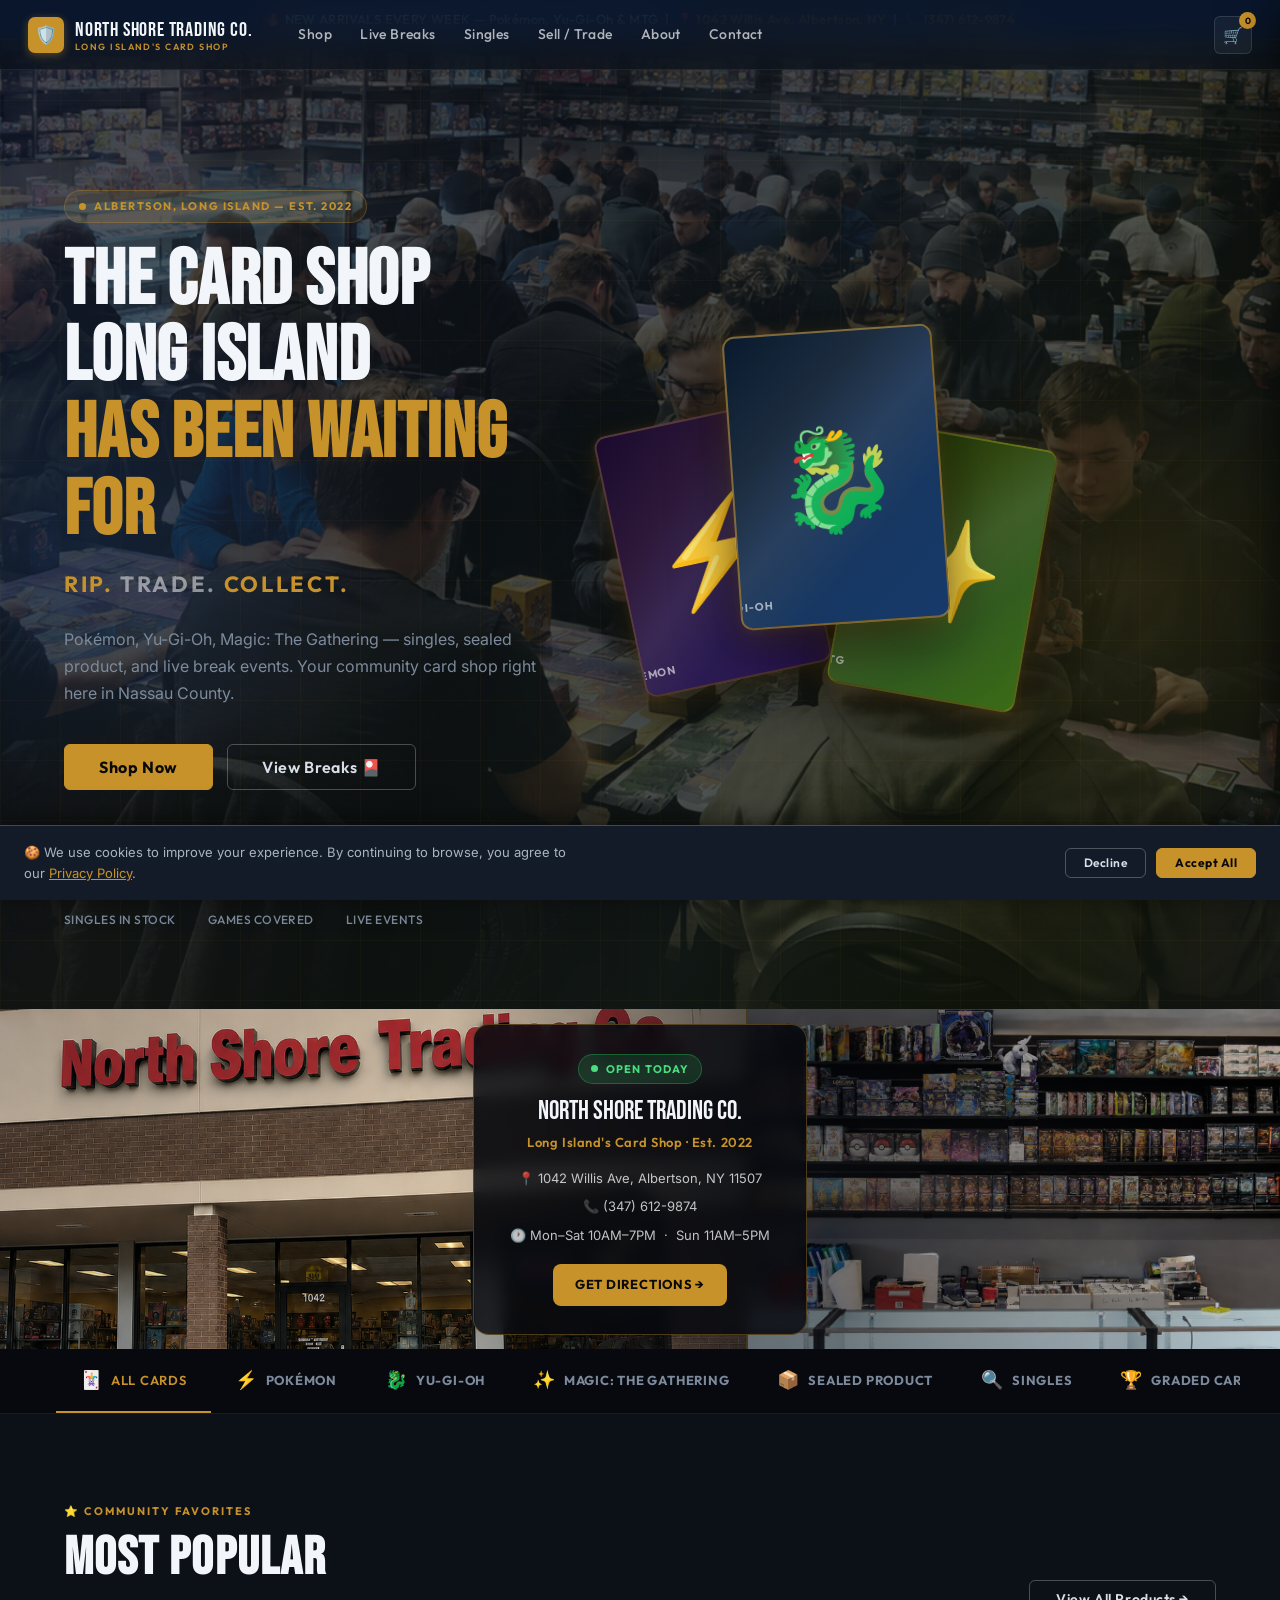
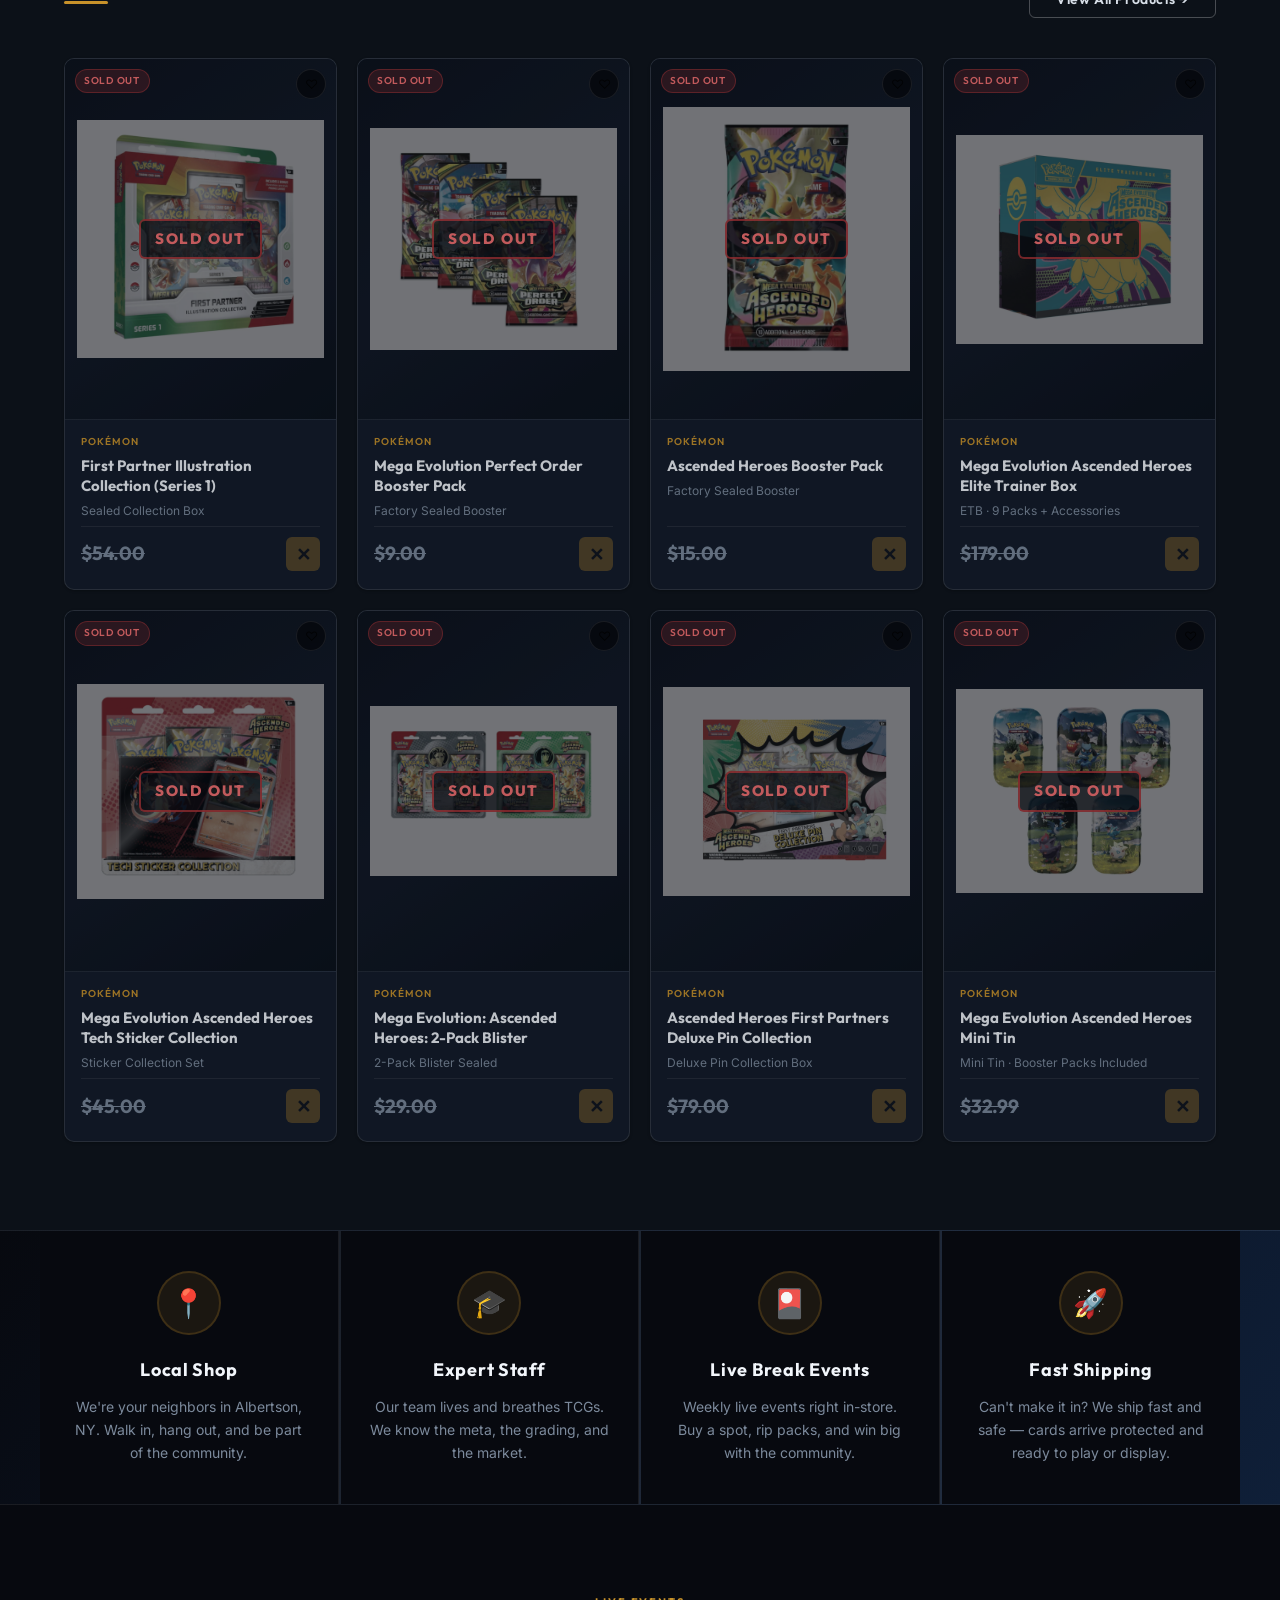
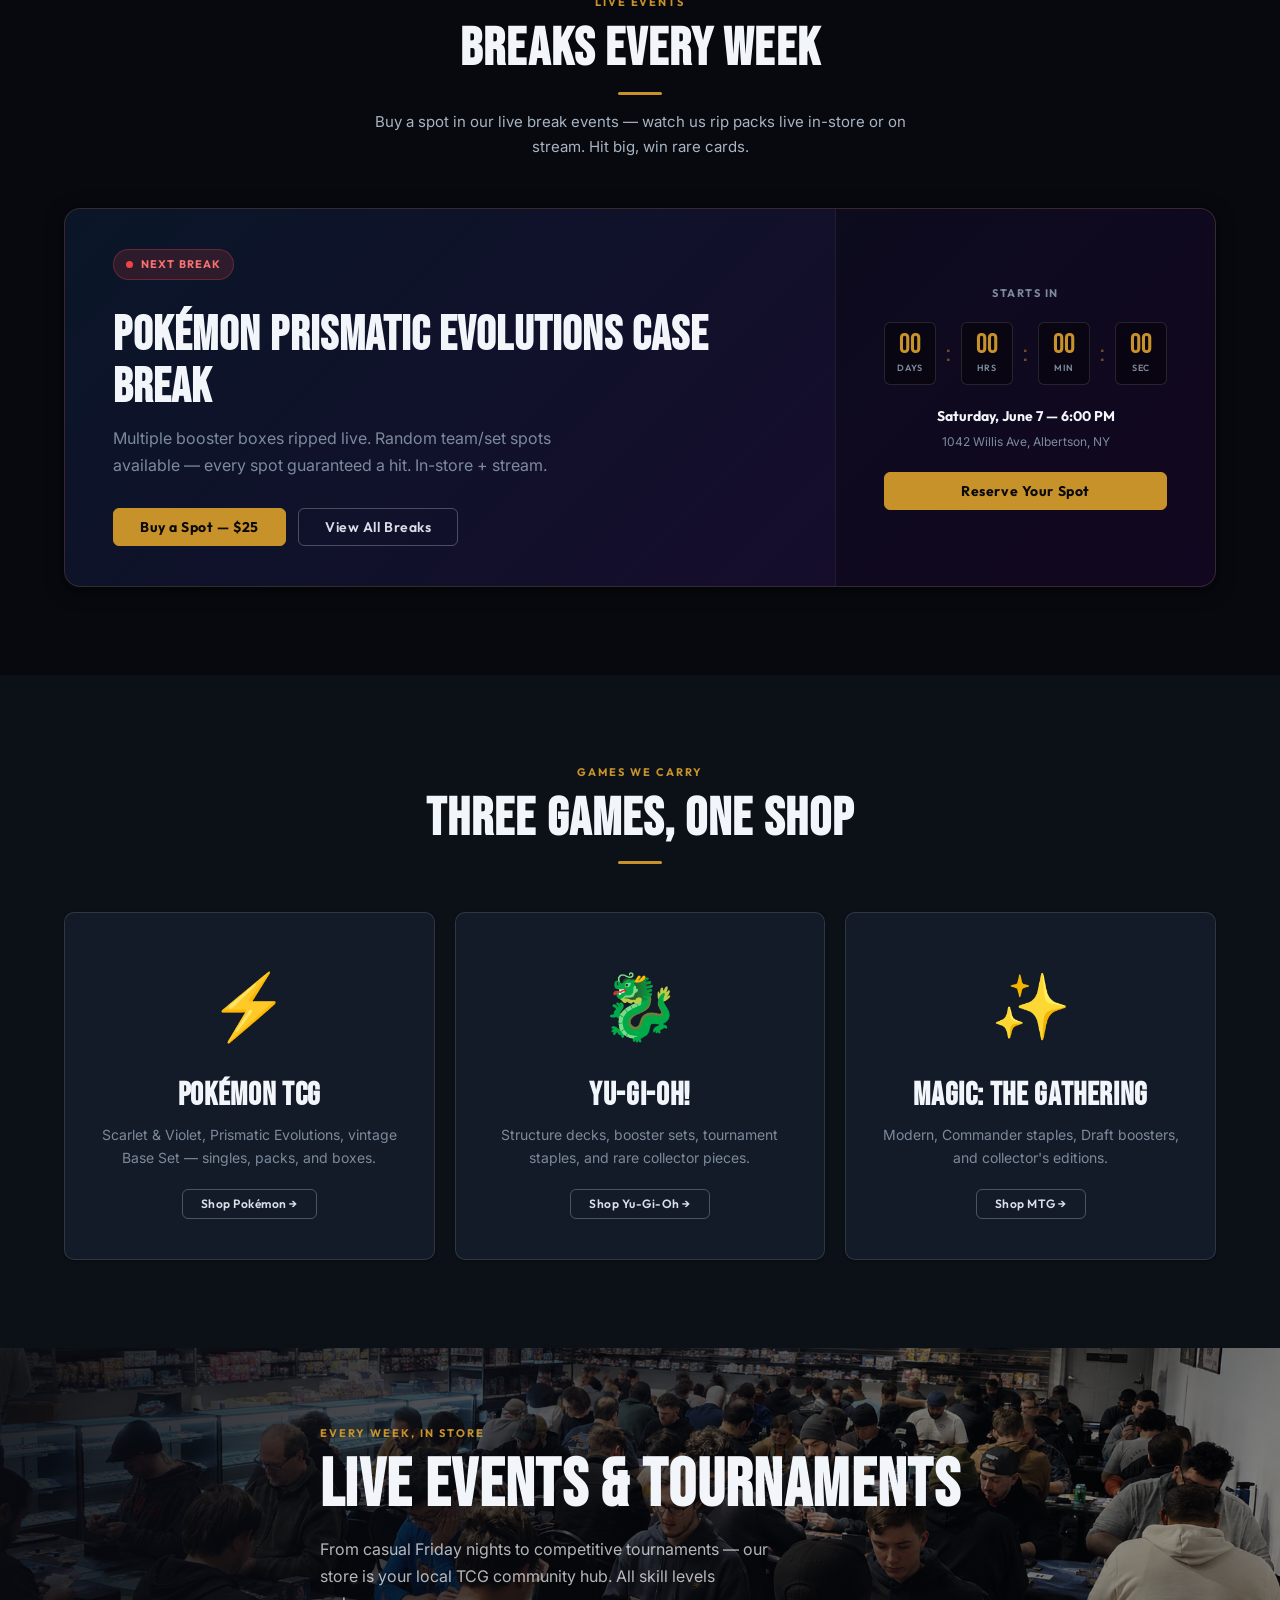
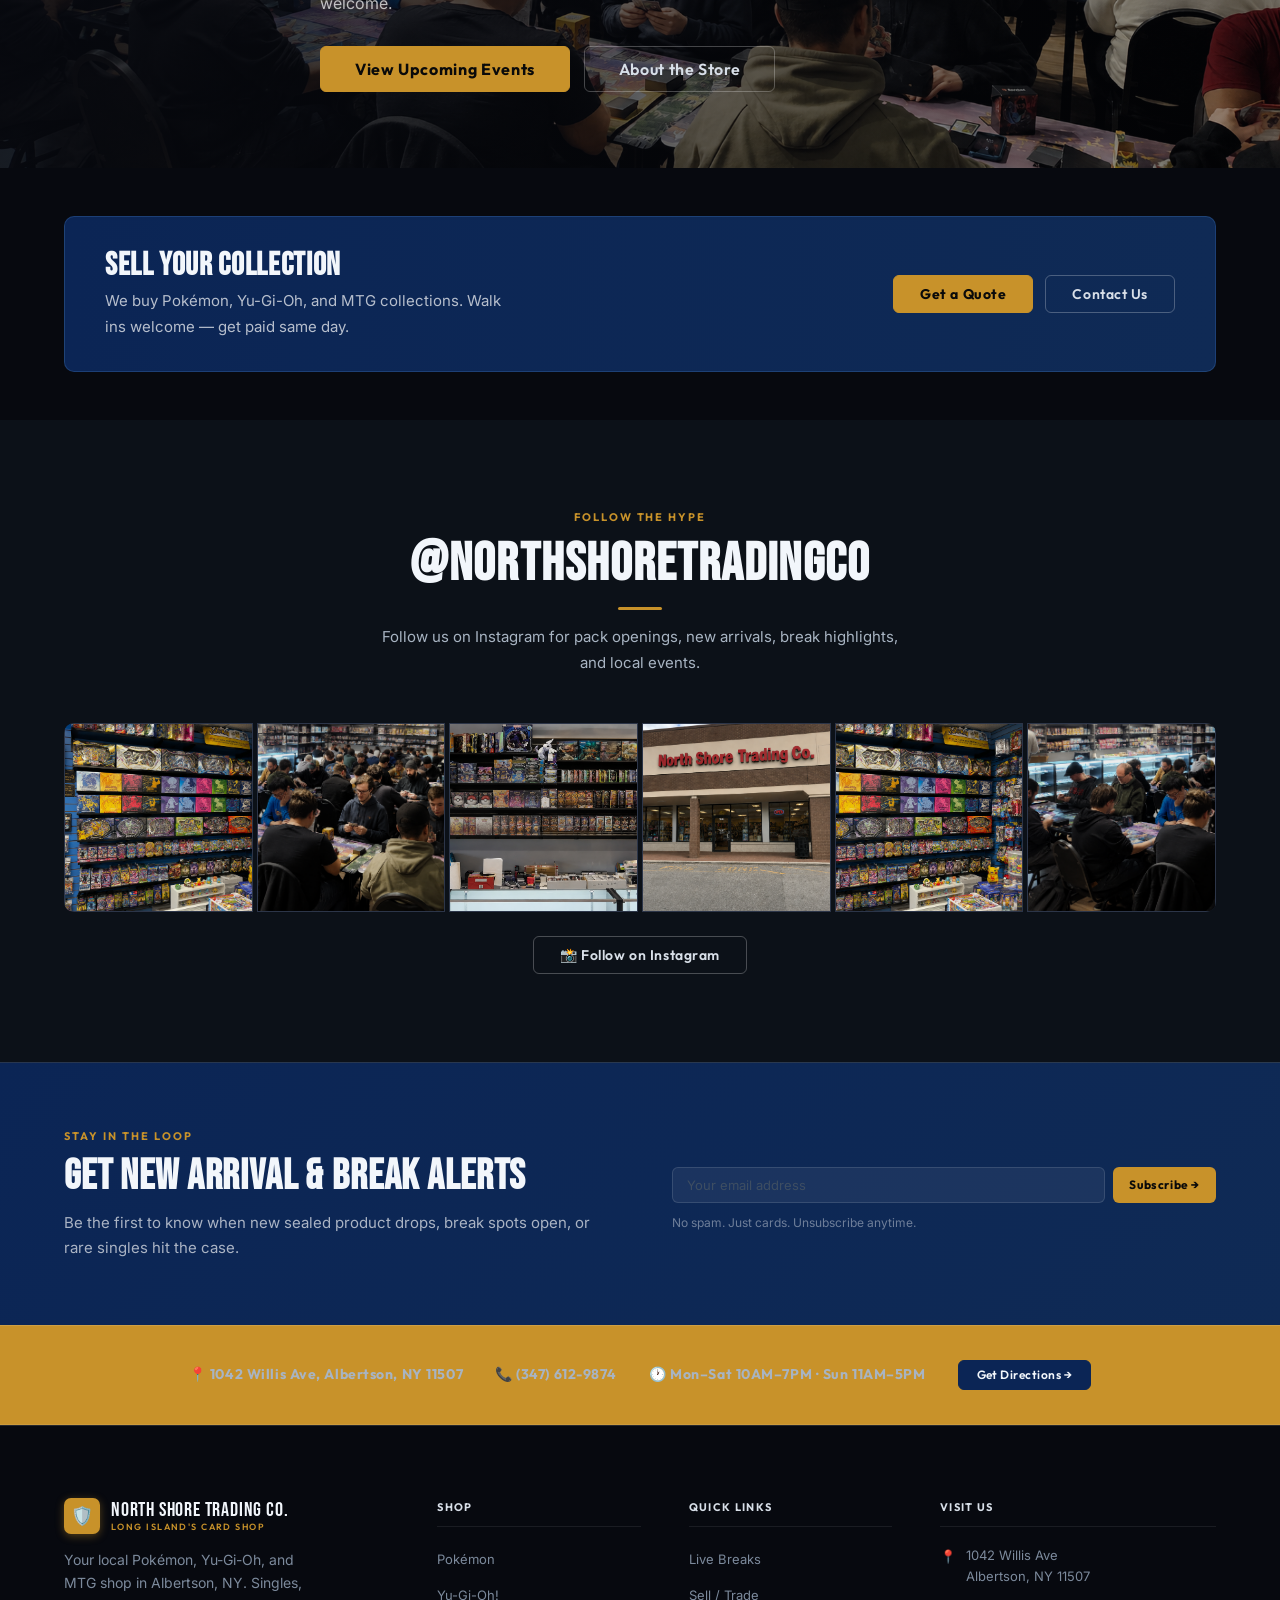
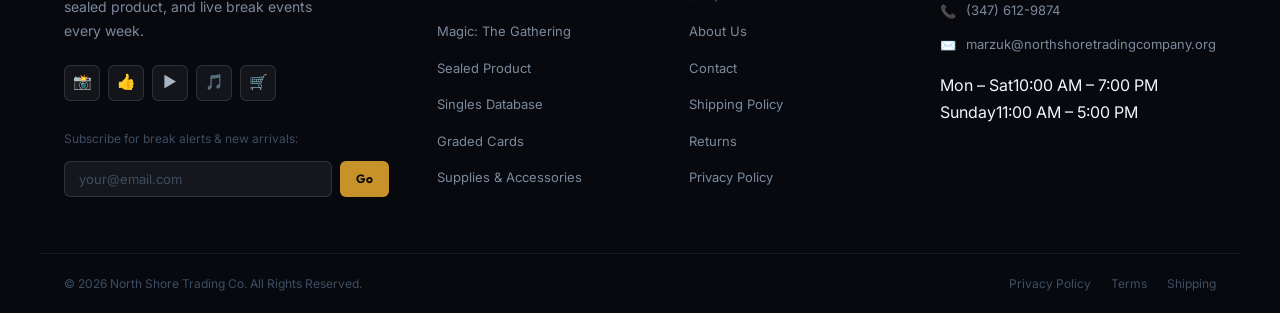
<file: index.html>
<!DOCTYPE html>
<html lang="en">
<head>
  <meta charset="UTF-8" />
  <meta name="viewport" content="width=device-width, initial-scale=1.0" />
  <title>North Shore Trading Co. | Trading Card Shop — Albertson, Long Island NY</title>
  <meta name="description" content="Long Island's premier trading card shop. Pokémon, Yu-Gi-Oh, Magic: The Gathering singles, sealed product, and live events. Located at 1042 Willis Ave, Albertson, NY." />
  <meta name="keywords" content="trading cards Long Island, card shop Albertson NY, Pokémon cards Long Island, Yu-Gi-Oh Long Island, Magic the Gathering NY, TCG shop Long Island" />
  <meta property="og:title" content="North Shore Trading Co. | Trading Card Shop — Long Island, NY" />
  <meta property="og:description" content="Pokémon, Yu-Gi-Oh, MTG — Singles, Sealed Product & Live Events. Visit us in Albertson, NY." />
  <meta property="og:type" content="website" />
  <link rel="stylesheet" href="style.css" />
  <style>
    /* ── Hero ── */
    .hero {
      min-height: calc(100vh - var(--nav-h));
      position: relative;
      overflow: hidden;
      display: flex;
      align-items: center;
    }
    .hero-bg {
      position: absolute;
      inset: 0;
      background: linear-gradient(
        -45deg,
        #0d0d1a, #0a1628, #1a0d28, #0d1a14,
        #1a1428, #0a0d1a, #141a0d, #0d1428
      );
      background-size: 600% 600%;
      animation: holographic 12s ease infinite;
    }
    @keyframes holographic {
      0%   { background-position: 0% 50%; }
      50%  { background-position: 100% 50%; }
      100% { background-position: 0% 50%; }
    }
    .hero-shimmer {
      position: absolute;
      inset: 0;
      background: repeating-linear-gradient(
        105deg,
        transparent 0%,
        rgba(200,146,42,0.03) 10%,
        transparent 20%,
        rgba(96,165,250,0.03) 30%,
        transparent 40%,
        rgba(167,139,250,0.03) 50%,
        transparent 60%
      );
      background-size: 200% 200%;
      animation: shimmer-move 6s linear infinite;
    }
    @keyframes shimmer-move {
      0%   { background-position: 0% 0%; }
      100% { background-position: 200% 200%; }
    }
    .hero-grid-overlay {
      position: absolute;
      inset: 0;
      background-image:
        linear-gradient(rgba(200,146,42,0.04) 1px, transparent 1px),
        linear-gradient(90deg, rgba(200,146,42,0.04) 1px, transparent 1px);
      background-size: 60px 60px;
      pointer-events: none;
    }
    .hero-glow-left {
      position: absolute;
      left: -200px;
      top: 50%;
      transform: translateY(-50%);
      width: 600px;
      height: 600px;
      background: radial-gradient(circle, rgba(26,58,107,0.35) 0%, transparent 70%);
      pointer-events: none;
    }
    .hero-glow-right {
      position: absolute;
      right: -100px;
      top: 30%;
      width: 500px;
      height: 500px;
      background: radial-gradient(circle, rgba(200,146,42,0.12) 0%, transparent 70%);
      pointer-events: none;
    }
    .hero-inner {
      position: relative;
      z-index: 2;
      max-width: 1200px;
      margin: 0 auto;
      padding: 80px 24px;
      display: grid;
      grid-template-columns: 1fr 1fr;
      gap: 64px;
      align-items: center;
      width: 100%;
    }
    .hero-eyebrow {
      display: inline-flex;
      align-items: center;
      gap: 8px;
      background: rgba(200,146,42,0.1);
      border: 1px solid rgba(200,146,42,0.3);
      color: var(--gold);
      font-family: var(--font-sub);
      font-weight: 700;
      font-size: 11px;
      letter-spacing: 0.14em;
      text-transform: uppercase;
      padding: 6px 14px;
      border-radius: var(--radius-pill);
      margin-bottom: 20px;
    }
    .hero-eyebrow::before {
      content: '';
      width: 7px;
      height: 7px;
      background: var(--gold);
      border-radius: 50%;
      animation: pulse-dot 1.5s ease-in-out infinite;
    }
    .hero-headline {
      font-family: var(--font-head);
      font-size: clamp(48px, 6vw, 80px);
      line-height: 1;
      color: var(--white);
      margin-bottom: 16px;
    }
    .hero-headline .gold { color: var(--gold); }
    .hero-tagline {
      font-family: var(--font-sub);
      font-weight: 700;
      font-size: 22px;
      letter-spacing: 0.12em;
      text-transform: uppercase;
      color: rgba(255,255,255,0.5);
      margin-bottom: 24px;
    }
    .hero-tagline span { color: var(--gold); }
    .hero-desc {
      font-size: 16px;
      color: var(--gray);
      line-height: 1.7;
      max-width: 480px;
      margin-bottom: 36px;
    }
    .hero-ctas {
      display: flex;
      gap: 14px;
      flex-wrap: wrap;
    }
    .hero-stats {
      display: flex;
      gap: 32px;
      margin-top: 48px;
      padding-top: 32px;
      border-top: 1px solid var(--border);
    }
    .hero-stat-num {
      font-family: var(--font-head);
      font-size: 36px;
      color: var(--white);
      line-height: 1;
    }
    .hero-stat-label {
      font-size: 12px;
      color: var(--gray);
      font-weight: 500;
      letter-spacing: 0.04em;
      margin-top: 3px;
    }
    /* Floating card stack */
    .hero-cards {
      position: relative;
      height: 480px;
      display: flex;
      align-items: center;
      justify-content: center;
    }
    .hero-card {
      position: absolute;
      border-radius: 12px;
      border: 2px solid rgba(200,146,42,0.3);
      box-shadow: 0 20px 60px rgba(0,0,0,0.6), var(--shadow-gold);
      font-size: 100px;
      display: flex;
      align-items: center;
      justify-content: center;
      transition: transform 0.4s ease;
    }
    .hero-card-1 {
      width: 190px;
      height: 266px;
      background: linear-gradient(135deg, #1a0a2e, #2d1654);
      transform: rotate(-12deg) translate(-80px, 20px);
      z-index: 1;
    }
    .hero-card-2 {
      width: 210px;
      height: 294px;
      background: linear-gradient(135deg, #0a1a2e, #163a6b);
      transform: rotate(-4deg) translate(0px, -10px);
      z-index: 3;
      border-color: rgba(200,146,42,0.6);
    }
    .hero-card-3 {
      width: 190px;
      height: 266px;
      background: linear-gradient(135deg, #1a2e0a, #3a6b16);
      transform: rotate(10deg) translate(80px, 20px);
      z-index: 1;
    }
    .hero-cards:hover .hero-card-1 { transform: rotate(-15deg) translate(-100px, 10px); }
    .hero-cards:hover .hero-card-2 { transform: rotate(0deg) translate(0, -20px); }
    .hero-cards:hover .hero-card-3 { transform: rotate(13deg) translate(100px, 10px); }
    .card-foil-overlay {
      position: absolute;
      inset: 0;
      border-radius: 10px;
      background: linear-gradient(
        135deg,
        transparent 0%,
        rgba(200,146,42,0.08) 30%,
        rgba(255,255,255,0.1) 50%,
        rgba(96,165,250,0.06) 70%,
        transparent 100%
      );
      animation: foil-shift 4s ease-in-out infinite alternate;
    }
    @keyframes foil-shift {
      0%   { opacity: 0.3; background-position: 0% 0%; }
      100% { opacity: 1; background-position: 100% 100%; }
    }
    .hero-card-label {
      position: absolute;
      bottom: 12px;
      left: 0; right: 0;
      text-align: center;
      font-family: var(--font-sub);
      font-weight: 700;
      font-size: 11px;
      letter-spacing: 0.08em;
      text-transform: uppercase;
      color: rgba(255,255,255,0.6);
    }

    /* ── Category Strip ── */
    .category-strip {
      background: var(--bg-dark);
      border-bottom: 1px solid var(--border);
      padding: 0;
      overflow: hidden;
    }
    .category-scroll {
      display: flex;
      gap: 0;
      overflow-x: auto;
      scrollbar-width: none;
      max-width: 1200px;
      margin: 0 auto;
    }
    .category-scroll::-webkit-scrollbar { display: none; }
    .cat-pill {
      display: flex;
      align-items: center;
      gap: 8px;
      padding: 16px 24px;
      font-family: var(--font-sub);
      font-weight: 700;
      font-size: 13px;
      letter-spacing: 0.06em;
      text-transform: uppercase;
      color: var(--gray);
      white-space: nowrap;
      cursor: pointer;
      border-bottom: 2px solid transparent;
      transition: all var(--transition);
    }
    .cat-pill:hover { color: var(--white); }
    .cat-pill.active { color: var(--gold); border-bottom-color: var(--gold); }
    .cat-pill-icon { font-size: 18px; }

    /* ── Featured Products ── */
    .products-grid {
      display: grid;
      grid-template-columns: repeat(4, 1fr);
      gap: 20px;
    }

    /* ── Why Us ── */
    .why-us {
      background: linear-gradient(135deg, var(--bg-dark) 0%, #0f1f38 100%);
      border-top: 1px solid var(--border);
      border-bottom: 1px solid var(--border);
    }
    .why-grid {
      display: grid;
      grid-template-columns: repeat(4, 1fr);
      gap: 2px;
      background: var(--border);
    }
    .why-card {
      background: var(--bg-dark);
      padding: 40px 28px;
      text-align: center;
      transition: background var(--transition);
    }
    .why-card:hover { background: #0f1f38; }
    .why-icon {
      width: 64px;
      height: 64px;
      border-radius: 50%;
      background: rgba(200,146,42,0.1);
      border: 2px solid rgba(200,146,42,0.2);
      display: flex;
      align-items: center;
      justify-content: center;
      font-size: 28px;
      margin: 0 auto 20px;
      transition: all var(--transition);
    }
    .why-card:hover .why-icon {
      background: rgba(200,146,42,0.2);
      border-color: var(--gold);
      box-shadow: var(--shadow-gold);
    }
    .why-title {
      font-family: var(--font-sub);
      font-weight: 700;
      font-size: 18px;
      letter-spacing: 0.04em;
      color: var(--white);
      margin-bottom: 10px;
    }
    .why-desc {
      font-size: 14px;
      color: var(--gray);
      line-height: 1.65;
    }

    /* ── Upcoming Break Teaser ── */
    .break-teaser {
      background: linear-gradient(135deg, #0a1628 0%, #1a0a2e 100%);
      border: 1px solid rgba(200,146,42,0.2);
      border-radius: var(--radius-lg);
      overflow: hidden;
      display: grid;
      grid-template-columns: 1fr auto;
      gap: 0;
    }
    .break-teaser-body { padding: 40px 48px; }
    .break-teaser-label {
      display: inline-flex;
      align-items: center;
      gap: 8px;
      background: rgba(239,68,68,0.15);
      border: 1px solid rgba(239,68,68,0.3);
      color: #f87171;
      font-family: var(--font-sub);
      font-weight: 700;
      font-size: 11px;
      letter-spacing: 0.1em;
      text-transform: uppercase;
      padding: 5px 12px;
      border-radius: var(--radius-pill);
      margin-bottom: 18px;
    }
    .live-dot {
      width: 7px;
      height: 7px;
      background: #ef4444;
      border-radius: 50%;
      animation: pulse-dot 1.2s ease-in-out infinite;
    }
    .break-teaser h2 {
      font-family: var(--font-head);
      font-size: 48px;
      color: var(--white);
      margin-bottom: 10px;
    }
    .break-teaser p { font-size: 16px; color: var(--gray); margin-bottom: 28px; }
    .break-teaser-side {
      background: rgba(0,0,0,0.3);
      border-left: 1px solid var(--border);
      padding: 40px 48px;
      display: flex;
      flex-direction: column;
      align-items: center;
      justify-content: center;
      gap: 20px;
      min-width: 280px;
    }
    .break-teaser-side-label {
      font-family: var(--font-sub);
      font-weight: 700;
      font-size: 11px;
      letter-spacing: 0.14em;
      text-transform: uppercase;
      color: var(--gray);
    }

    /* ── Promo banner ── */
    .promo-banner {
      background: linear-gradient(90deg, var(--navy) 0%, #0f2a55 100%);
      border-radius: var(--radius-md);
      padding: 32px 40px;
      display: flex;
      align-items: center;
      justify-content: space-between;
      gap: 24px;
      border: 1px solid rgba(96,165,250,0.2);
    }
    .promo-text h3 {
      font-family: var(--font-head);
      font-size: 32px;
      color: var(--white);
      margin-bottom: 6px;
    }
    .promo-text p { font-size: 15px; color: rgba(255,255,255,0.7); }

    /* ── Instagram strip ── */
    .insta-grid {
      display: grid;
      grid-template-columns: repeat(6, 1fr);
      gap: 4px;
    }
    .insta-tile {
      aspect-ratio: 1;
      background: var(--bg-mid);
      position: relative;
      overflow: hidden;
      cursor: pointer;
      font-size: 52px;
      display: flex;
      align-items: center;
      justify-content: center;
    }
    .insta-tile img {
      position: absolute;
      inset: 0;
      width: 100%;
      height: 100%;
      object-fit: cover;
      transition: transform 0.5s ease;
    }
    .insta-tile:hover img { transform: scale(1.06); }
    .insta-tile::after {
      content: '';
      position: absolute;
      inset: 0;
      background: rgba(200,146,42,0);
      transition: background var(--transition);
      z-index: 1;
    }
    .insta-tile:hover::after { background: rgba(200,146,42,0.18); }

    /* ── Location banner ── */
    .location-banner {
      background: var(--gold);
      color: #0A0A0A;
    }
    .location-banner-inner {
      max-width: 1200px;
      margin: 0 auto;
      padding: 20px 24px;
      display: flex;
      align-items: center;
      justify-content: center;
      gap: 32px;
      flex-wrap: wrap;
    }
    .loc-item {
      display: flex;
      align-items: center;
      gap: 8px;
      font-family: var(--font-sub);
      font-weight: 700;
      font-size: 14px;
      letter-spacing: 0.04em;
    }

    @media (max-width: 1024px) {
      .products-grid { grid-template-columns: repeat(3, 1fr); }
      .why-grid { grid-template-columns: repeat(2, 1fr); }
      .insta-grid { grid-template-columns: repeat(3, 1fr); }
    }
    @media (max-width: 768px) {
      .hero-inner { grid-template-columns: 1fr; gap: 48px; }
      .hero-cards { height: 300px; }
      .hero-card-1 { transform: rotate(-10deg) translate(-60px, 15px); }
      .hero-card-3 { transform: rotate(10deg) translate(60px, 15px); }
      .hero-card-1, .hero-card-3 { width: 150px; height: 210px; font-size: 70px; }
      .hero-card-2 { width: 170px; height: 238px; font-size: 80px; }
      .products-grid { grid-template-columns: repeat(2, 1fr); }
      .break-teaser { grid-template-columns: 1fr; }
      .break-teaser-side { border-left: none; border-top: 1px solid var(--border); min-width: unset; }
      .promo-banner { flex-direction: column; text-align: center; }
      .insta-grid { grid-template-columns: repeat(3, 1fr); }
    }
    @media (max-width: 480px) {
      .products-grid { grid-template-columns: repeat(2, 1fr); gap: 12px; }
      .hero-stats { gap: 20px; }
      .why-grid { grid-template-columns: 1fr; }
    }
  </style>
</head>
<body>

<!-- Cookie Banner -->
<div class="cookie-banner" id="cookieBanner">
  <p class="cookie-text">🍪 We use cookies to improve your experience. By continuing to browse, you agree to our <a href="contact.html#privacy">Privacy Policy</a>.</p>
  <div class="cookie-actions">
    <button class="btn btn-sm btn-outline" onclick="document.getElementById('cookieBanner').classList.add('hidden')">Decline</button>
    <button class="btn btn-sm btn-gold" onclick="document.getElementById('cookieBanner').classList.add('hidden')">Accept All</button>
  </div>
</div>

<!-- Announcement -->
<div class="announcement-strip">
  🔥 NEW ARRIVALS EVERY WEEK — Pokémon, Yu-Gi-Oh & MTG &nbsp;|&nbsp; 📍 <a href="about.html">1042 Willis Ave, Albertson, NY</a> &nbsp;|&nbsp; 📞 <a href="tel:+13476129874">(347) 612-9874</a>
</div>

<!-- Header -->
<header class="site-header" id="siteHeader">
  <div class="header-inner">
    <a href="index.html" class="site-logo">
      <div class="logo-icon">🛡️</div>
      <div class="logo-text-wrap">
        <span class="logo-main">North Shore Trading Co.</span>
        <span class="logo-sub">Long Island's Card Shop</span>
      </div>
    </a>
    <nav class="main-nav" role="navigation" aria-label="Main">
      <a href="shop.html" class="nav-link">Shop</a>
      <a href="breaks.html" class="nav-link">Live Breaks</a>
      <a href="singles.html" class="nav-link">Singles</a>
      <a href="sell.html" class="nav-link">Sell / Trade</a>
      <a href="about.html" class="nav-link">About</a>
      <a href="contact.html" class="nav-link">Contact</a>
    </nav>
    <div class="header-actions">
      <button class="header-icon-btn" onclick="toggleCart()" aria-label="Shopping cart">
        🛒
        <span class="cart-count" id="cartCount">0</span>
      </button>
      <button class="hamburger" aria-label="Open menu" onclick="openMobile()">
        <span></span><span></span><span></span>
      </button>
    </div>
  </div>
</header>

<!-- Mobile Menu -->
<div class="mobile-menu" id="mobileMenu">
  <div class="mobile-menu-header">
    <a href="index.html" class="site-logo">
      <div class="logo-icon">🛡️</div>
      <div class="logo-text-wrap">
        <span class="logo-main">North Shore Trading Co.</span>
        <span class="logo-sub">Long Island's Card Shop</span>
      </div>
    </a>
    <button class="mobile-close" onclick="closeMobile()">✕</button>
  </div>
  <nav class="mobile-nav-links">
    <a href="shop.html" onclick="closeMobile()">Shop</a>
    <a href="breaks.html" onclick="closeMobile()">Live Breaks</a>
    <a href="singles.html" onclick="closeMobile()">Singles</a>
    <a href="sell.html" onclick="closeMobile()">Sell / Trade</a>
    <a href="about.html" onclick="closeMobile()">About</a>
    <a href="contact.html" onclick="closeMobile()">Contact</a>
  </nav>
  <div style="margin-top:auto;padding-top:32px;display:flex;flex-direction:column;gap:10px">
    <a href="tel:+13476129874" class="btn btn-gold btn-full">📞 (347) 612-9874</a>
    <a href="breaks.html" class="btn btn-outline btn-full">🎴 View Live Breaks</a>
  </div>
</div>

<!-- Cart Overlay -->
<div class="cart-overlay" id="cartOverlay" onclick="toggleCart()"></div>

<!-- Cart Sidebar -->
<div class="cart-sidebar" id="cartSidebar">
  <div class="cart-header">
    <span class="cart-title">Your Cart</span>
    <button class="cart-close" onclick="toggleCart()">✕</button>
  </div>
  <div class="cart-items">
    <div class="cart-empty">
      <div class="cart-empty-icon">🛒</div>
      <p style="font-weight:600;margin-bottom:8px">Your cart is empty</p>
      <p style="font-size:13px;color:var(--gray)">Add some cards to get started!</p>
    </div>
  </div>
  <div class="cart-footer">
    <div class="cart-total">
      <span>Total</span>
      <span class="cart-total-amount">$0.00</span>
    </div>
    <a href="shop.html" class="btn btn-gold btn-full">Checkout</a>
  </div>
</div>

<!-- HERO -->
<section class="hero page-body">
  <div class="hero-bg"></div>
  <img src="images/event-tournament.jpg" alt="Live tournament at North Shore Trading Co."
       style="position:absolute;inset:0;width:100%;height:100%;object-fit:cover;object-position:center 25%;opacity:0.28;z-index:0;pointer-events:none" loading="eager" />
  <div class="hero-shimmer"></div>
  <div class="hero-grid-overlay"></div>
  <div class="hero-glow-left"></div>
  <div class="hero-glow-right"></div>

  <div class="hero-inner">
    <div>
      <div class="hero-eyebrow">Albertson, Long Island — Est. 2022</div>
      <h1 class="hero-headline">
        The Card Shop<br>Long Island<br><span class="gold">Has Been Waiting For</span>
      </h1>
      <p class="hero-tagline">
        <span>Rip.</span> Trade. <span>Collect.</span>
      </p>
      <p class="hero-desc">
        Pokémon, Yu-Gi-Oh, Magic: The Gathering — singles, sealed product, and live break events. Your community card shop right here in Nassau County.
      </p>
      <div class="hero-ctas">
        <a href="shop.html" class="btn btn-gold btn-lg">Shop Now</a>
        <a href="breaks.html" class="btn btn-outline btn-lg">View Breaks 🎴</a>
      </div>
      <div class="hero-stats">
        <div>
          <div class="hero-stat-num">10K+</div>
          <div class="hero-stat-label">Singles In Stock</div>
        </div>
        <div>
          <div class="hero-stat-num">3</div>
          <div class="hero-stat-label">Games Covered</div>
        </div>
        <div>
          <div class="hero-stat-num">Weekly</div>
          <div class="hero-stat-label">Live Events</div>
        </div>
      </div>
    </div>

    <div class="hero-cards">
      <div class="hero-card hero-card-1">
        ⚡
        <div class="card-foil-overlay"></div>
        <div class="hero-card-label">Pokémon</div>
      </div>
      <div class="hero-card hero-card-2">
        🐉
        <div class="card-foil-overlay"></div>
        <div class="hero-card-label">Yu-Gi-Oh</div>
      </div>
      <div class="hero-card hero-card-3">
        ✨
        <div class="card-foil-overlay"></div>
        <div class="hero-card-label">MTG</div>
      </div>
    </div>
  </div>
</section>

<!-- Storefront Trust Bar -->
<section style="position:relative;overflow:hidden;height:340px;display:flex;align-items:stretch">
  <!-- Left: storefront exterior photo -->
  <div style="flex:1.4;position:relative;overflow:hidden">
    <img src="images/store-front.jpg" alt="North Shore Trading Co. storefront at 1042 Willis Ave, Albertson NY"
         style="width:100%;height:100%;object-fit:cover;object-position:center 30%;display:block" loading="eager" />
    <div style="position:absolute;inset:0;background:linear-gradient(90deg,rgba(7,9,15,0.15) 0%,rgba(7,9,15,0) 60%,rgba(7,9,15,0.6) 100%)"></div>
  </div>
  <!-- Right: interior shelves photo -->
  <div style="flex:1;position:relative;overflow:hidden;border-left:2px solid rgba(200,146,42,0.3)">
    <img src="images/store-interior.jpg" alt="North Shore Trading Co. store interior"
         style="width:100%;height:100%;object-fit:cover;object-position:center;display:block" loading="eager" />
    <div style="position:absolute;inset:0;background:linear-gradient(90deg,rgba(7,9,15,0.55) 0%,rgba(7,9,15,0.15) 100%)"></div>
  </div>
  <!-- Overlay: store info card -->
  <div style="position:absolute;inset:0;display:flex;align-items:center;justify-content:center;pointer-events:none">
    <div style="background:rgba(7,9,15,0.82);border:1px solid rgba(200,146,42,0.35);border-radius:16px;padding:28px 36px;text-align:center;backdrop-filter:blur(8px);pointer-events:all;min-width:300px">
      <div style="display:inline-flex;align-items:center;gap:8px;background:rgba(34,197,94,0.15);border:1px solid rgba(34,197,94,0.35);color:#4ade80;font-family:var(--font-sub);font-weight:700;font-size:11px;letter-spacing:0.1em;text-transform:uppercase;padding:5px 12px;border-radius:20px;margin-bottom:14px">
        <span style="width:7px;height:7px;background:#4ade80;border-radius:50%;display:inline-block;animation:pulse-dot 1.2s ease-in-out infinite"></span>
        Open Today
      </div>
      <div style="font-family:var(--font-head);font-size:26px;color:var(--white);line-height:1.1;margin-bottom:6px">North Shore Trading Co.</div>
      <div style="font-size:13px;color:var(--gold);font-family:var(--font-sub);font-weight:600;margin-bottom:14px;letter-spacing:0.04em">Long Island's Card Shop &middot; Est. 2022</div>
      <div style="display:flex;flex-direction:column;gap:7px;font-size:13px;color:rgba(255,255,255,0.75);margin-bottom:18px">
        <div>&#x1F4CD; 1042 Willis Ave, Albertson, NY 11507</div>
        <div>&#x1F4DE; <a href="tel:+13476129874" style="color:rgba(255,255,255,0.75);text-decoration:none">(347) 612-9874</a></div>
        <div>&#x1F550; Mon&ndash;Sat 10AM&ndash;7PM &nbsp;&middot;&nbsp; Sun 11AM&ndash;5PM</div>
      </div>
      <a href="https://maps.google.com/?q=1042+Willis+Ave+Albertson+NY+11507" target="_blank" rel="noopener"
         style="display:inline-block;background:var(--gold);color:#0A0A0A;font-family:var(--font-sub);font-weight:700;font-size:13px;letter-spacing:0.06em;text-transform:uppercase;padding:10px 22px;border-radius:8px;text-decoration:none">
        Get Directions &rarr;
      </a>
    </div>
  </div>
</section>

<!-- Category Strip -->
<div class="category-strip">
  <div class="category-scroll">
    <a href="shop.html?cat=all" class="cat-pill active"><span class="cat-pill-icon">🃏</span> All Cards</a>
    <a href="shop.html?cat=pokemon" class="cat-pill"><span class="cat-pill-icon">⚡</span> Pokémon</a>
    <a href="shop.html?cat=yugioh" class="cat-pill"><span class="cat-pill-icon">🐉</span> Yu-Gi-Oh</a>
    <a href="shop.html?cat=mtg" class="cat-pill"><span class="cat-pill-icon">✨</span> Magic: The Gathering</a>
    <a href="shop.html?cat=sealed" class="cat-pill"><span class="cat-pill-icon">📦</span> Sealed Product</a>
    <a href="singles.html" class="cat-pill"><span class="cat-pill-icon">🔍</span> Singles</a>
    <a href="shop.html?cat=graded" class="cat-pill"><span class="cat-pill-icon">🏆</span> Graded Cards</a>
    <a href="shop.html?cat=supplies" class="cat-pill"><span class="cat-pill-icon">🛡️</span> Supplies</a>
  </div>
</div>

<!-- Featured Products -->
<section class="section" style="background:var(--bg)">
  <div class="container">
    <div class="section-header" style="display:flex;align-items:flex-end;justify-content:space-between;gap:24px;margin-bottom:40px;">
      <div>
        <div class="section-eyebrow">⭐ Community Favorites</div>
        <h2 class="section-title">Most Popular</h2>
        <div class="divider"></div>
      </div>
      <a href="shop.html" class="btn btn-outline">View All Products →</a>
    </div>
    <div class="products-grid" id="featuredGrid">
      <!-- Populated by JS -->
    </div>
  </div>
</section>

<!-- Why Shop With Us -->
<section class="why-us section-sm">
  <div class="why-grid">
    <div class="why-card">
      <div class="why-icon">📍</div>
      <div class="why-title">Local Shop</div>
      <p class="why-desc">We're your neighbors in Albertson, NY. Walk in, hang out, and be part of the community.</p>
    </div>
    <div class="why-card">
      <div class="why-icon">🎓</div>
      <div class="why-title">Expert Staff</div>
      <p class="why-desc">Our team lives and breathes TCGs. We know the meta, the grading, and the market.</p>
    </div>
    <div class="why-card">
      <div class="why-icon">🎴</div>
      <div class="why-title">Live Break Events</div>
      <p class="why-desc">Weekly live events right in-store. Buy a spot, rip packs, and win big with the community.</p>
    </div>
    <div class="why-card">
      <div class="why-icon">🚀</div>
      <div class="why-title">Fast Shipping</div>
      <p class="why-desc">Can't make it in? We ship fast and safe — cards arrive protected and ready to play or display.</p>
    </div>
  </div>
</section>

<!-- Upcoming Break Teaser -->
<section class="section" style="background:var(--bg-dark)">
  <div class="container">
    <div class="section-header centered">
      <div class="section-eyebrow">Live Events</div>
      <h2 class="section-title">Breaks Every Week</h2>
      <div class="divider"></div>
      <p class="section-sub">Buy a spot in our live break events — watch us rip packs live in-store or on stream. Hit big, win rare cards.</p>
    </div>
    <div class="break-teaser">
      <div class="break-teaser-body">
        <div class="break-teaser-label">
          <span class="live-dot"></span> Next Break
        </div>
        <h2>Pokémon Prismatic Evolutions Case Break</h2>
        <p>Multiple booster boxes ripped live. Random team/set spots available — every spot guaranteed a hit. In-store + stream.</p>
        <div style="display:flex;gap:12px;flex-wrap:wrap">
          <a href="breaks.html" class="btn btn-gold">Buy a Spot — $25</a>
          <a href="breaks.html" class="btn btn-outline">View All Breaks</a>
        </div>
      </div>
      <div class="break-teaser-side">
        <div class="break-teaser-side-label">Starts In</div>
        <div class="countdown" id="breakCountdown">
          <div class="countdown-unit"><span class="countdown-num" id="cd-d">00</span><span class="countdown-label">Days</span></div>
          <span class="countdown-sep">:</span>
          <div class="countdown-unit"><span class="countdown-num" id="cd-h">00</span><span class="countdown-label">Hrs</span></div>
          <span class="countdown-sep">:</span>
          <div class="countdown-unit"><span class="countdown-num" id="cd-m">00</span><span class="countdown-label">Min</span></div>
          <span class="countdown-sep">:</span>
          <div class="countdown-unit"><span class="countdown-num" id="cd-s">00</span><span class="countdown-label">Sec</span></div>
        </div>
        <div style="text-align:center">
          <div style="font-family:var(--font-sub);font-weight:700;font-size:14px;color:var(--white);margin-bottom:4px">Saturday, June 7 — 6:00 PM</div>
          <div style="font-size:12px;color:var(--gray)">1042 Willis Ave, Albertson, NY</div>
        </div>
        <a href="breaks.html" class="btn btn-gold btn-full">Reserve Your Spot</a>
      </div>
    </div>
  </div>
</section>

<!-- Games We Carry -->
<section class="section" style="background:var(--bg)">
  <div class="container">
    <div class="section-header centered">
      <div class="section-eyebrow">Games We Carry</div>
      <h2 class="section-title">Three Games, One Shop</h2>
      <div class="divider"></div>
    </div>
    <div style="display:grid;grid-template-columns:repeat(3,1fr);gap:20px">
      <a href="shop.html?cat=pokemon" class="card" style="padding:40px 32px;text-align:center;text-decoration:none">
        <div style="font-size:64px;margin-bottom:20px">⚡</div>
        <h3 style="font-family:var(--font-head);font-size:32px;color:var(--white);margin-bottom:10px">Pokémon TCG</h3>
        <p style="font-size:14px;color:var(--gray);margin-bottom:20px">Scarlet & Violet, Prismatic Evolutions, vintage Base Set — singles, packs, and boxes.</p>
        <span class="btn btn-outline btn-sm">Shop Pokémon →</span>
      </a>
      <a href="shop.html?cat=yugioh" class="card" style="padding:40px 32px;text-align:center;text-decoration:none">
        <div style="font-size:64px;margin-bottom:20px">🐉</div>
        <h3 style="font-family:var(--font-head);font-size:32px;color:var(--white);margin-bottom:10px">Yu-Gi-Oh!</h3>
        <p style="font-size:14px;color:var(--gray);margin-bottom:20px">Structure decks, booster sets, tournament staples, and rare collector pieces.</p>
        <span class="btn btn-outline btn-sm">Shop Yu-Gi-Oh →</span>
      </a>
      <a href="shop.html?cat=mtg" class="card" style="padding:40px 32px;text-align:center;text-decoration:none">
        <div style="font-size:64px;margin-bottom:20px">✨</div>
        <h3 style="font-family:var(--font-head);font-size:32px;color:var(--white);margin-bottom:10px">Magic: The Gathering</h3>
        <p style="font-size:14px;color:var(--gray);margin-bottom:20px">Modern, Commander staples, Draft boosters, and collector's editions.</p>
        <span class="btn btn-outline btn-sm">Shop MTG →</span>
      </a>
    </div>
  </div>
</section>

<!-- Store Photo Banner -->
<section style="position:relative;overflow:hidden;height:420px;display:flex;align-items:center">
  <img src="images/event-tournament.jpg" alt="Live event at North Shore Trading Co." loading="lazy"
       style="position:absolute;inset:0;width:100%;height:100%;object-fit:cover;object-position:center 30%" />
  <div style="position:absolute;inset:0;background:linear-gradient(90deg,rgba(7,9,15,0.88) 0%,rgba(7,9,15,0.55) 60%,rgba(7,9,15,0.3) 100%)"></div>
  <div class="container" style="position:relative;z-index:1">
    <div class="section-eyebrow">Every Week, In Store</div>
    <h2 style="font-family:var(--font-head);font-size:clamp(40px,6vw,68px);color:var(--white);line-height:1;margin-bottom:16px">
      Live Events &amp; Tournaments
    </h2>
    <p style="font-size:16px;color:rgba(255,255,255,0.7);max-width:460px;line-height:1.7;margin-bottom:28px">
      From casual Friday nights to competitive tournaments — our store is your local TCG community hub. All skill levels welcome.
    </p>
    <div style="display:flex;gap:14px;flex-wrap:wrap">
      <a href="breaks.html" class="btn btn-gold btn-lg">View Upcoming Events</a>
      <a href="about.html" class="btn btn-outline btn-lg">About the Store</a>
    </div>
  </div>
</section>

<!-- Promo -->
<section style="background:var(--bg-dark);padding:48px 0">
  <div class="container">
    <div class="promo-banner">
      <div class="promo-text">
        <h3>Sell Your Collection</h3>
        <p>We buy Pokémon, Yu-Gi-Oh, and MTG collections. Walk ins welcome — get paid same day.</p>
      </div>
      <div style="display:flex;gap:12px;flex-wrap:wrap">
        <a href="sell.html" class="btn btn-gold">Get a Quote</a>
        <a href="contact.html" class="btn btn-outline">Contact Us</a>
      </div>
    </div>
  </div>
</section>

<!-- Instagram Section -->
<section class="section" style="background:var(--bg)">
  <div class="container">
    <div class="section-header centered">
      <div class="section-eyebrow">Follow the Hype</div>
      <h2 class="section-title">@northshoretradingco</h2>
      <div class="divider"></div>
      <p class="section-sub">Follow us on Instagram for pack openings, new arrivals, break highlights, and local events.</p>
    </div>
    <div class="insta-grid">
      <a href="https://instagram.com/northshoretradingco" target="_blank" rel="noopener" class="insta-tile">
        <img src="images/shelves-sealed.jpg" alt="Our Pokémon sealed product wall" loading="lazy" />
      </a>
      <a href="https://instagram.com/northshoretradingco" target="_blank" rel="noopener" class="insta-tile">
        <img src="images/event-tournament.jpg" alt="Live tournament event at North Shore Trading Co." loading="lazy" />
      </a>
      <a href="https://instagram.com/northshoretradingco" target="_blank" rel="noopener" class="insta-tile">
        <img src="images/store-interior.jpg" alt="Store interior and display cases" loading="lazy" />
      </a>
      <a href="https://instagram.com/northshoretradingco" target="_blank" rel="noopener" class="insta-tile">
        <img src="images/store-front.jpg" alt="North Shore Trading Co. storefront" loading="lazy" />
      </a>
      <a href="https://instagram.com/northshoretradingco" target="_blank" rel="noopener" class="insta-tile">
        <img src="images/shelves-sealed.jpg" alt="Sealed product selection" loading="lazy" style="object-position:right center" />
      </a>
      <a href="https://instagram.com/northshoretradingco" target="_blank" rel="noopener" class="insta-tile">
        <img src="images/event-tournament.jpg" alt="Community game night" loading="lazy" style="object-position:left center" />
      </a>
    </div>
    <div style="text-align:center;margin-top:24px">
      <a href="https://instagram.com/northshoretradingco" target="_blank" rel="noopener" class="btn btn-outline">
        📸 Follow on Instagram
      </a>
    </div>
  </div>
</section>

<!-- Newsletter -->
<section style="background:linear-gradient(135deg,var(--navy) 0%,#0f2a55 100%);padding:64px 0;border-top:1px solid rgba(200,146,42,0.15)">
  <div class="container">
    <div style="display:grid;grid-template-columns:1fr 1fr;gap:64px;align-items:center">
      <div>
        <div class="section-eyebrow">Stay In The Loop</div>
        <h2 class="section-title" style="font-size:42px">Get New Arrival &amp; Break Alerts</h2>
        <p style="font-size:15px;color:rgba(255,255,255,0.65);margin-top:12px">Be the first to know when new sealed product drops, break spots open, or rare singles hit the case.</p>
      </div>
      <div>
        <div class="newsletter-form" style="margin-bottom:10px">
          <input type="email" placeholder="Your email address" />
          <button type="submit">Subscribe →</button>
        </div>
        <p style="font-size:12px;color:rgba(255,255,255,0.4)">No spam. Just cards. Unsubscribe anytime.</p>
      </div>
    </div>
  </div>
</section>

<!-- Location Banner -->
<div class="location-banner">
  <div class="location-banner-inner">
    <div class="loc-item">📍 1042 Willis Ave, Albertson, NY 11507</div>
    <div class="loc-item">📞 (347) 612-9874</div>
    <div class="loc-item">🕐 Mon–Sat 10AM–7PM · Sun 11AM–5PM</div>
    <a href="about.html" class="btn btn-navy btn-sm">Get Directions →</a>
  </div>
</div>

<!-- Footer -->
<footer class="site-footer">
  <div class="footer-grid">
    <div class="footer-brand">
      <div class="footer-logo">
        <a href="index.html" class="site-logo">
          <div class="logo-icon">🛡️</div>
          <div class="logo-text-wrap">
            <span class="logo-main">North Shore Trading Co.</span>
            <span class="logo-sub">Long Island's Card Shop</span>
          </div>
        </a>
      </div>
      <p class="footer-tagline" style="margin-top:14px">Your local Pokémon, Yu-Gi-Oh, and MTG shop in Albertson, NY. Singles, sealed product, and live break events every week.</p>
      <div class="footer-social">
        <a href="https://instagram.com/northshoretradingco" target="_blank" rel="noopener" class="social-icon" title="Instagram">📸</a>
        <a href="https://facebook.com/northshoretradingco" target="_blank" rel="noopener" class="social-icon" title="Facebook">👍</a>
        <a href="https://youtube.com/@northshoretradingco" target="_blank" rel="noopener" class="social-icon" title="YouTube">▶️</a>
        <a href="https://tiktok.com/@northshoretradingco" target="_blank" rel="noopener" class="social-icon" title="TikTok">🎵</a>
        <a href="https://whatnot.com/user/northshoretradingco" target="_blank" rel="noopener" class="social-icon" title="Whatnot">🛒</a>
      </div>
      <p style="font-size:12px;color:var(--gray-dark);margin-top:10px">Subscribe for break alerts &amp; new arrivals:</p>
      <div class="newsletter-form">
        <input type="email" placeholder="your@email.com" />
        <button>Go</button>
      </div>
    </div>
    <div class="footer-col">
      <h4>Shop</h4>
      <ul class="footer-links">
        <li><a href="shop.html?cat=pokemon">Pokémon</a></li>
        <li><a href="shop.html?cat=yugioh">Yu-Gi-Oh!</a></li>
        <li><a href="shop.html?cat=mtg">Magic: The Gathering</a></li>
        <li><a href="shop.html?cat=sealed">Sealed Product</a></li>
        <li><a href="singles.html">Singles Database</a></li>
        <li><a href="shop.html?cat=graded">Graded Cards</a></li>
        <li><a href="shop.html?cat=supplies">Supplies & Accessories</a></li>
      </ul>
    </div>
    <div class="footer-col">
      <h4>Quick Links</h4>
      <ul class="footer-links">
        <li><a href="breaks.html">Live Breaks</a></li>
        <li><a href="sell.html">Sell / Trade</a></li>
        <li><a href="about.html">About Us</a></li>
        <li><a href="contact.html">Contact</a></li>
        <li><a href="contact.html#shipping">Shipping Policy</a></li>
        <li><a href="contact.html#returns">Returns</a></li>
        <li><a href="contact.html#privacy">Privacy Policy</a></li>
      </ul>
    </div>
    <div class="footer-col">
      <h4>Visit Us</h4>
      <div class="footer-contact-item">
        <span>📍</span>
        <span>1042 Willis Ave<br>Albertson, NY 11507</span>
      </div>
      <div class="footer-contact-item">
        <span>📞</span>
        <a href="tel:+13476129874">(347) 612-9874</a>
      </div>
      <div class="footer-contact-item">
        <span>✉️</span>
        <a href="mailto:marzuk@northshoretradingcompany.org">marzuk@northshoretradingcompany.org</a>
      </div>
      <div class="footer-hours" style="margin-top:16px">
        <div class="hours-row"><span class="day">Mon – Sat</span><span>10:00 AM – 7:00 PM</span></div>
        <div class="hours-row"><span class="day">Sunday</span><span>11:00 AM – 5:00 PM</span></div>
      </div>
    </div>
  </div>
  <div class="footer-bottom">
    <span>© 2026 North Shore Trading Co. All Rights Reserved.</span>
    <div class="footer-bottom-links">
      <a href="contact.html#privacy">Privacy Policy</a>
      <a href="contact.html#terms">Terms</a>
      <a href="contact.html#shipping">Shipping</a>
    </div>
  </div>
</footer>

<script>
  // Sticky header
  const header = document.getElementById('siteHeader');
  window.addEventListener('scroll', () => {
    header.classList.toggle('scrolled', window.scrollY > 40);
  });

  // Mobile menu
  function openMobile() {
    document.getElementById('mobileMenu').classList.add('open');
    document.body.style.overflow = 'hidden';
  }
  function closeMobile() {
    document.getElementById('mobileMenu').classList.remove('open');
    document.body.style.overflow = '';
  }

  // Cart
  function toggleCart() {
    document.getElementById('cartSidebar').classList.toggle('open');
    document.getElementById('cartOverlay').classList.toggle('open');
  }

  // Countdown to June 7 2026 6 PM
  function getNextBreakDate() {
    return new Date('2026-06-07T18:00:00');
  }
  function updateCountdown() {
    const target = getNextBreakDate();
    const now = new Date();
    const diff = target - now;
    if (diff <= 0) return;
    const days = Math.floor(diff / 86400000);
    const hrs  = Math.floor((diff % 86400000) / 3600000);
    const mins = Math.floor((diff % 3600000) / 60000);
    const secs = Math.floor((diff % 60000) / 1000);
    document.getElementById('cd-d').textContent = String(days).padStart(2,'0');
    document.getElementById('cd-h').textContent = String(hrs).padStart(2,'0');
    document.getElementById('cd-m').textContent = String(mins).padStart(2,'0');
    document.getElementById('cd-s').textContent = String(secs).padStart(2,'0');
  }
  updateCountdown();
  setInterval(updateCountdown, 1000);

  // Featured products data
  const products = [
    { name: 'First Partner Illustration Collection (Series 1)', cat: 'Pokémon', price: '$54.00', badge: 'new', img: 'images/product-4.png', desc: 'Sealed Collection Box', soldOut: true },
    { name: 'Mega Evolution Perfect Order Booster Pack', cat: 'Pokémon', price: '$9.00', badge: 'new', img: 'images/product-3.png', desc: 'Factory Sealed Booster', soldOut: true },
    { name: 'Ascended Heroes Booster Pack', cat: 'Pokémon', price: '$15.00', badge: 'hot', img: 'images/product-5.png', desc: 'Factory Sealed Booster', soldOut: true },
    { name: 'Mega Evolution Ascended Heroes Elite Trainer Box', cat: 'Pokémon', price: '$179.00', badge: 'hot', img: 'images/product-6.png', desc: 'ETB · 9 Packs + Accessories', soldOut: true },
    { name: 'Mega Evolution Ascended Heroes Tech Sticker Collection', cat: 'Pokémon', price: '$45.00', img: 'images/product-7.png', desc: 'Sticker Collection Set', soldOut: true },
    { name: 'Mega Evolution: Ascended Heroes: 2-Pack Blister', cat: 'Pokémon', price: '$29.00', img: 'images/product-8.png', desc: '2-Pack Blister Sealed', soldOut: true },
    { name: 'Ascended Heroes First Partners Deluxe Pin Collection', cat: 'Pokémon', price: '$79.00', badge: 'new', img: 'images/product-2.png', desc: 'Deluxe Pin Collection Box', soldOut: true },
    { name: 'Mega Evolution Ascended Heroes Mini Tin', cat: 'Pokémon', price: '$32.99', img: 'images/product-1.png', desc: 'Mini Tin · Booster Packs Included', soldOut: true },
  ];

  const grid = document.getElementById('featuredGrid');
  products.forEach(p => {
    const badgeHTML = p.soldOut ? '<span class="badge" style="background:rgba(239,68,68,0.18);color:#f87171;border:1px solid rgba(239,68,68,0.35)">Sold Out</span>'
                    : p.badge === 'hot'  ? '<span class="badge badge-hot">🔥 Hot</span>'
                    : p.badge === 'new'  ? '<span class="badge badge-new">✨ New</span>'
                    : p.badge === 'sale' ? '<span class="badge badge-sale">💸 Sale</span>'
                    : '';
    grid.innerHTML += `
      <div class="product-card" style="${p.soldOut ? 'opacity:0.78' : ''}">
        <div class="product-card-img" style="padding:0;overflow:hidden;position:relative">
          ${p.img ? `<img src="${p.img}" alt="${p.name}" style="width:100%;height:100%;object-fit:contain;padding:12px;box-sizing:border-box${p.soldOut ? ';filter:grayscale(40%)' : ''}" loading="lazy" />` : p.emoji}
          ${p.soldOut ? `<div style="position:absolute;inset:0;display:flex;align-items:center;justify-content:center;background:rgba(7,9,15,0.45)"><span style="font-family:var(--font-sub);font-weight:800;font-size:15px;letter-spacing:0.12em;text-transform:uppercase;color:#f87171;border:2px solid rgba(239,68,68,0.6);padding:6px 14px;border-radius:6px;background:rgba(7,9,15,0.7)">Sold Out</span></div>` : ''}
          <div class="product-card-badges">${badgeHTML}</div>
          <button class="product-card-wishlist" title="Wishlist">♡</button>
        </div>
        <div class="product-card-body">
          <div class="product-card-category">${p.cat}</div>
          <div class="product-card-name">${p.name}</div>
          <div class="product-card-meta">${p.desc}</div>
          <div class="product-card-footer">
            <div class="product-card-price" style="${p.soldOut ? 'color:var(--gray);text-decoration:line-through' : ''}">${p.price}${p.was ? `<span class="was">${p.was}</span>` : ''}</div>
            ${p.soldOut
              ? `<button class="product-card-add" disabled style="opacity:0.35;cursor:not-allowed" title="Sold out">✕</button>`
              : `<button class="product-card-add" onclick="addToCart('${p.name}', ${parseFloat(p.price.replace(/[^0-9.]/g,''))})" title="Add to cart">+</button>`}
          </div>
        </div>
      </div>`;
  });

  // Cart logic
  let cart = [];
  function addToCart(name, price) {
    cart.push({ name, price });
    document.getElementById('cartCount').textContent = cart.length;
    updateCartUI();
    document.getElementById('cartSidebar').classList.add('open');
    document.getElementById('cartOverlay').classList.add('open');
  }
  function updateCartUI() {
    const items = document.querySelector('.cart-items');
    const total = cart.reduce((s, i) => s + i.price, 0);
    document.querySelector('.cart-total-amount').textContent = '$' + total.toFixed(2);
    if (cart.length === 0) {
      items.innerHTML = '<div class="cart-empty"><div class="cart-empty-icon">🛒</div><p style="font-weight:600;margin-bottom:8px">Your cart is empty</p><p style="font-size:13px;color:var(--gray)">Add some cards to get started!</p></div>';
    } else {
      items.innerHTML = cart.map((item, i) => `
        <div style="display:flex;justify-content:space-between;align-items:center;padding:12px 0;border-bottom:1px solid var(--border)">
          <div>
            <div style="font-size:14px;font-weight:600;color:var(--white)">${item.name}</div>
            <div style="font-size:13px;color:var(--gold)">$${item.price.toFixed(2)}</div>
          </div>
          <button onclick="removeFromCart(${i})" style="background:rgba(239,68,68,0.15);border:1px solid rgba(239,68,68,0.3);color:#f87171;padding:5px 10px;border-radius:4px;font-size:12px;cursor:pointer">Remove</button>
        </div>`).join('');
    }
  }
  function removeFromCart(i) {
    cart.splice(i, 1);
    document.getElementById('cartCount').textContent = cart.length;
    updateCartUI();
  }

  // Today's hours highlight
  const today = new Date().getDay(); // 0=Sun
  document.querySelectorAll('.hours-row').forEach((row, i) => {
    if (i === 0 && today >= 1 && today <= 6) row.classList.add('today');
    if (i === 1 && today === 0) row.classList.add('today');
  });
</script>
</body>
</html>
</file>
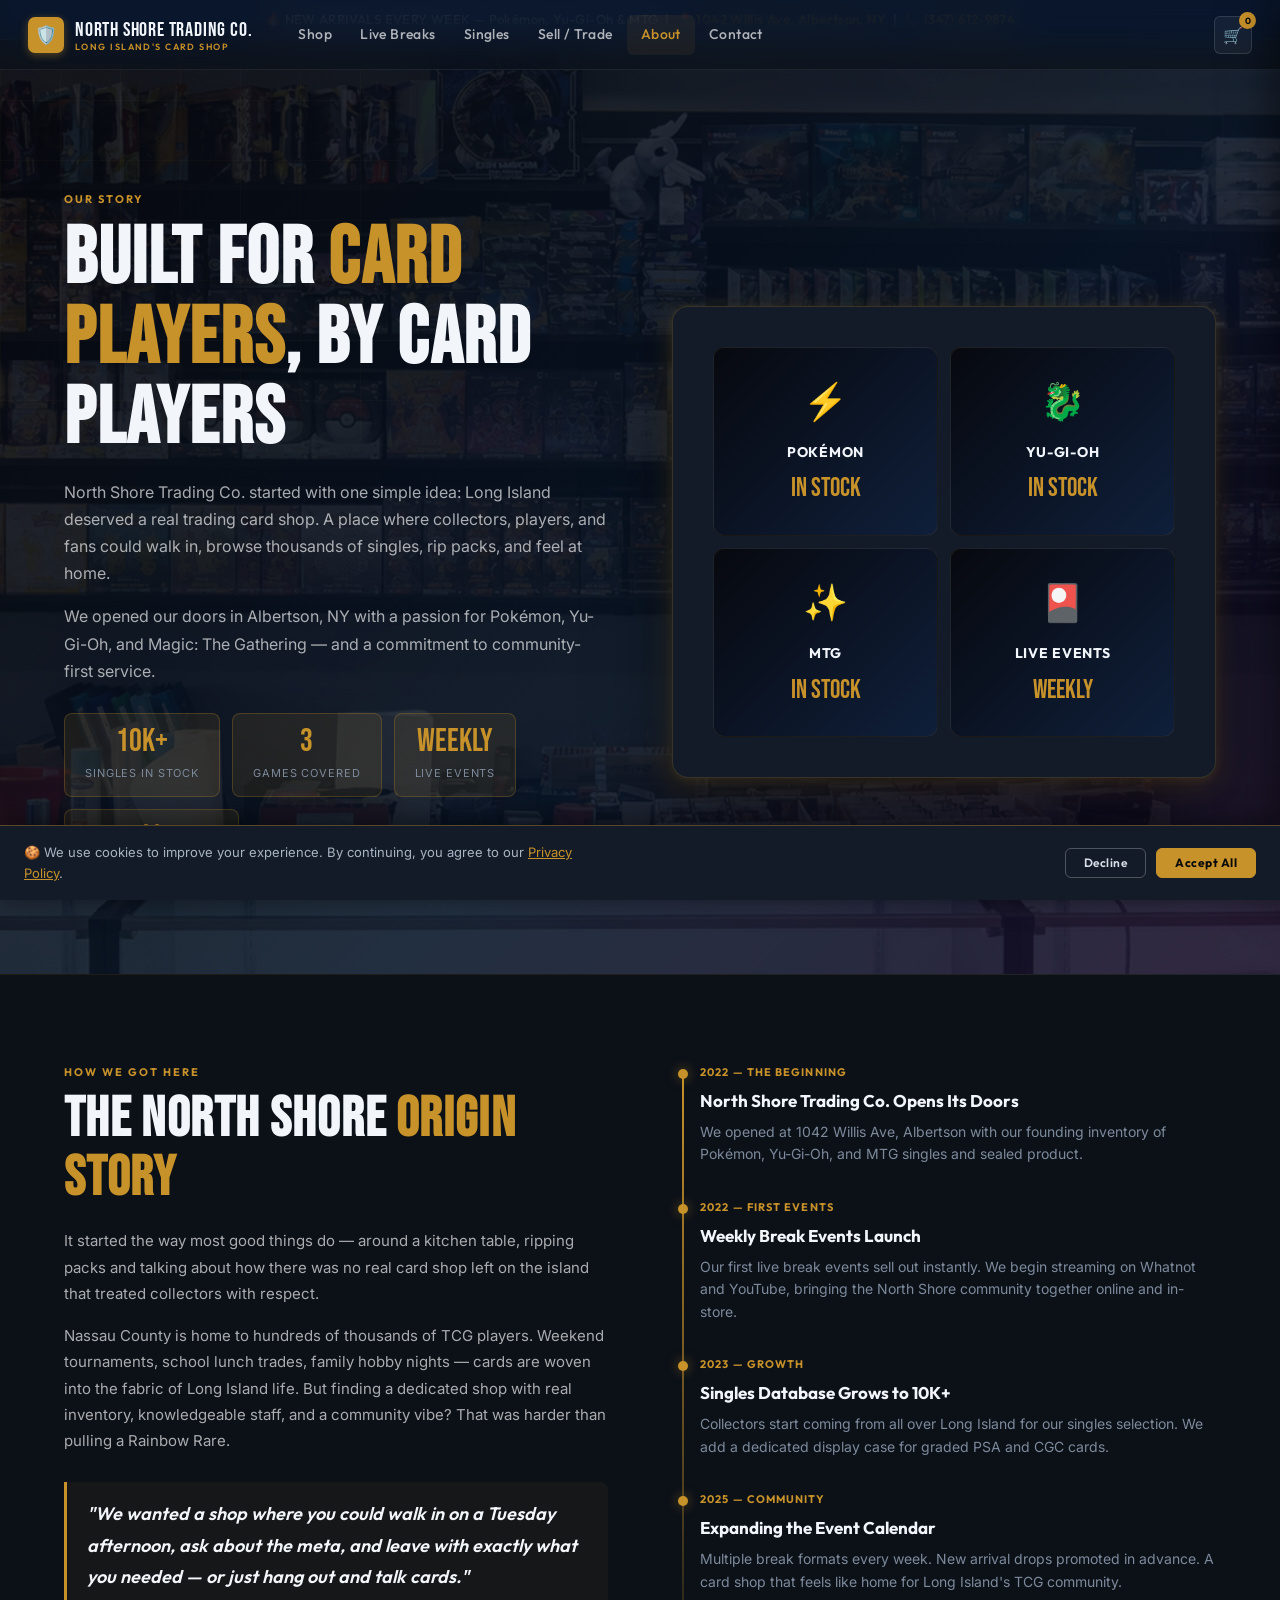
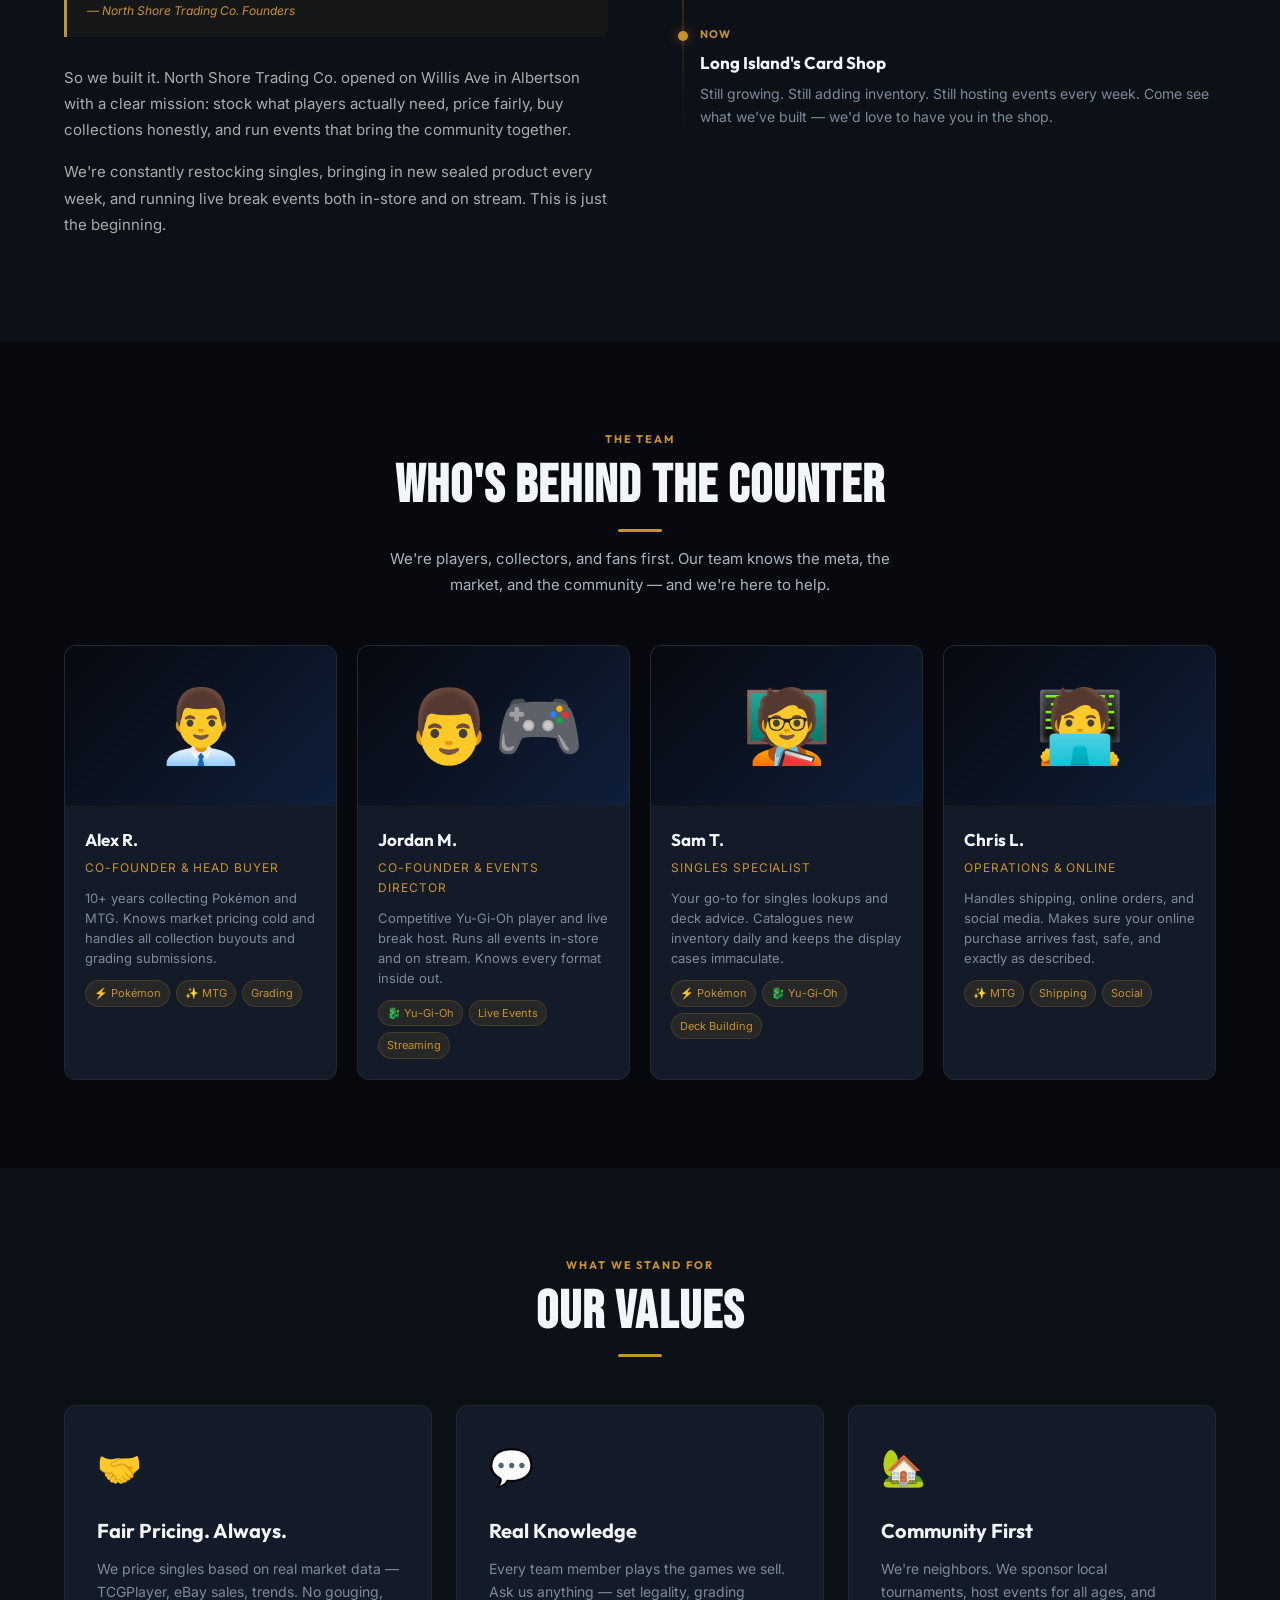
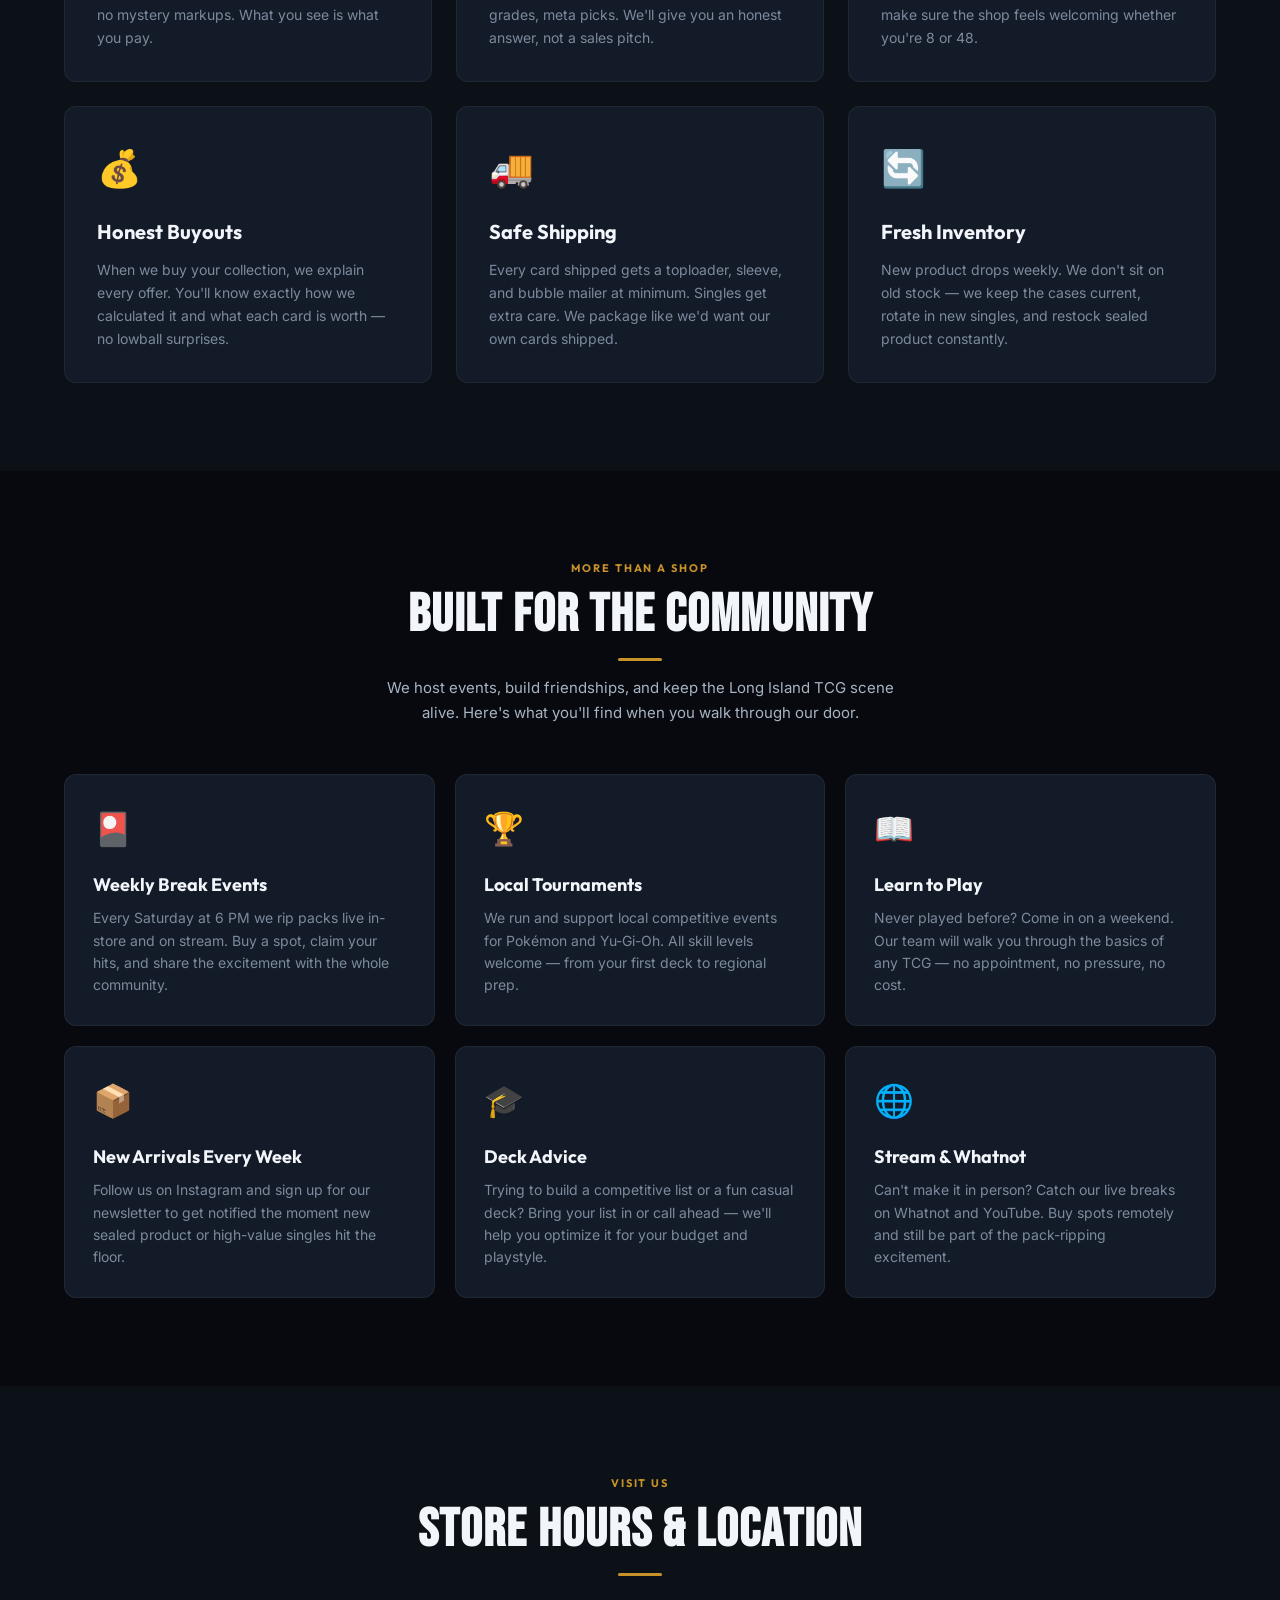
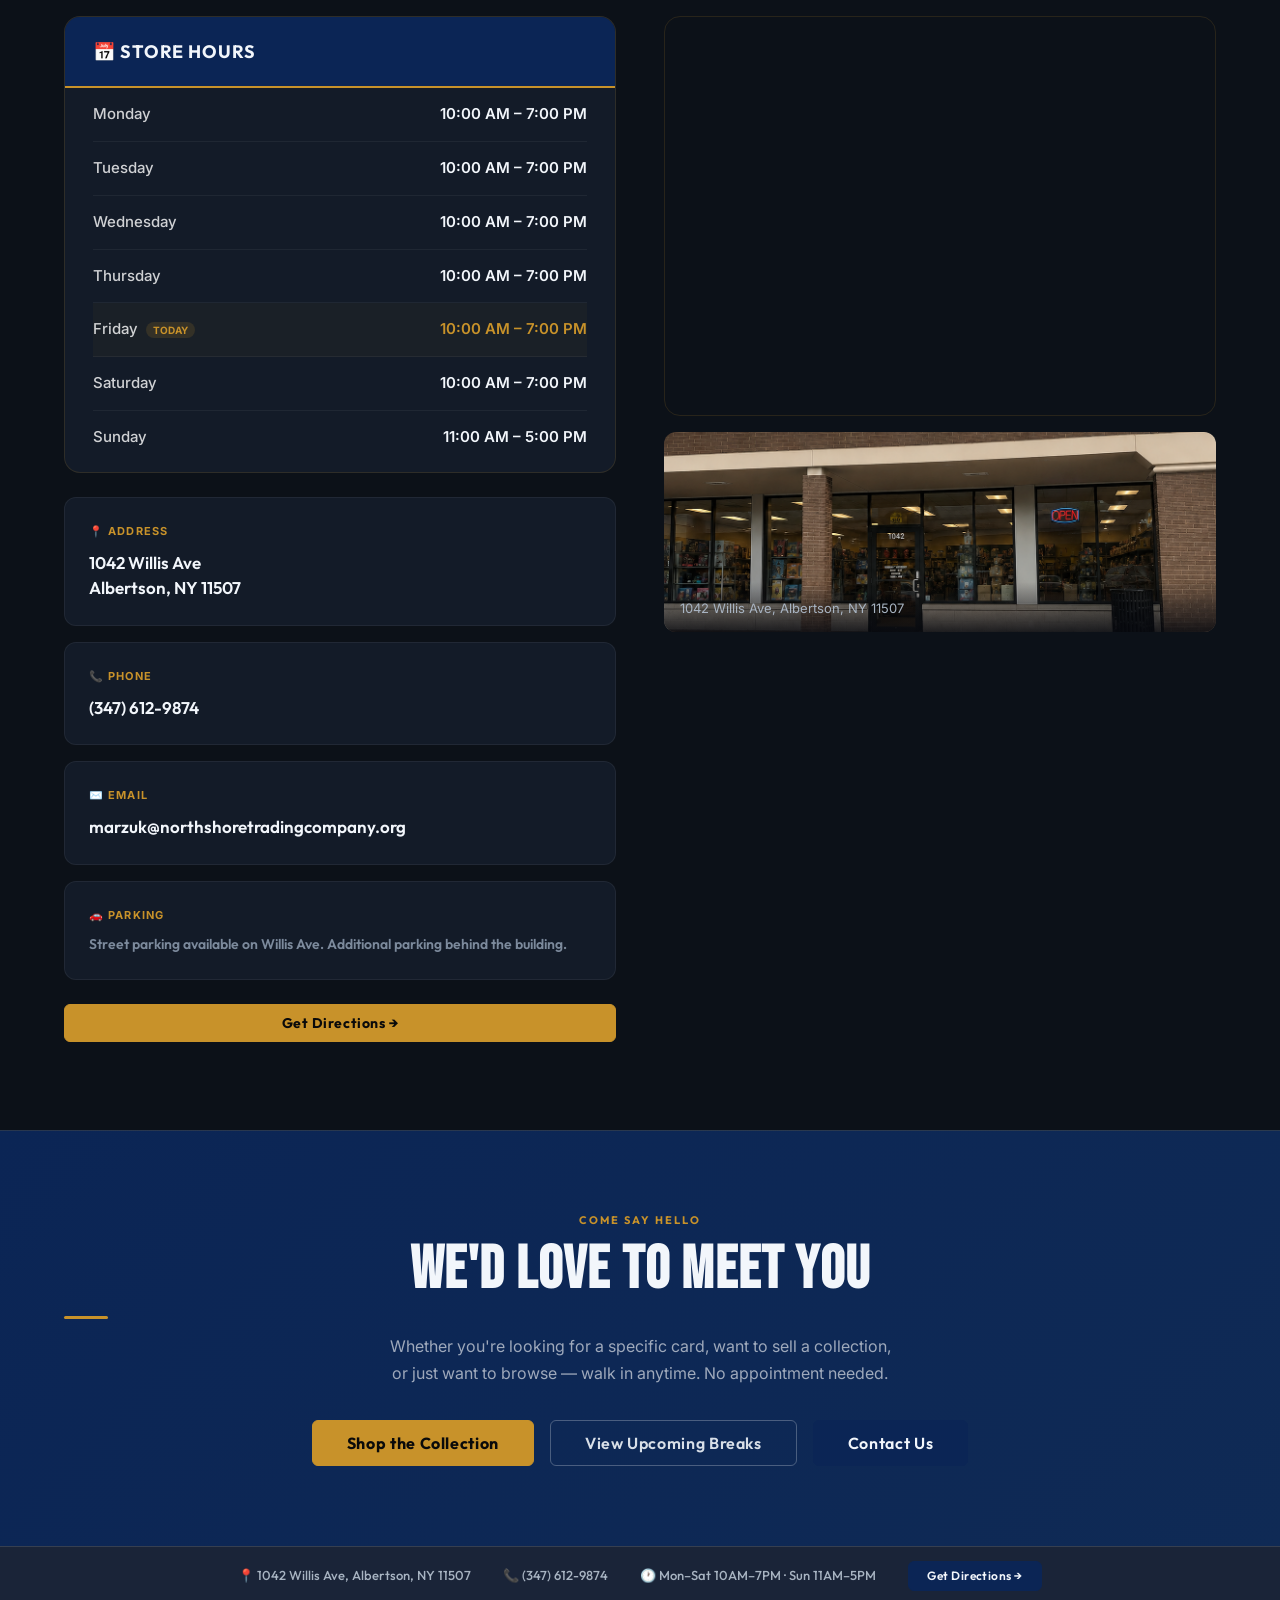
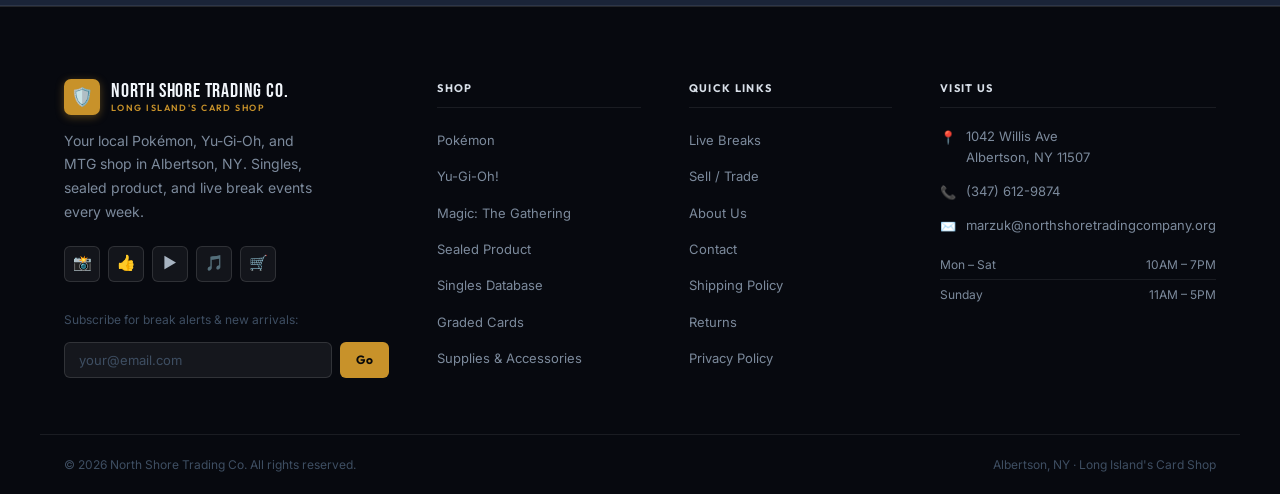
<file: about.html>
<!DOCTYPE html>
<html lang="en">
<head>
  <meta charset="UTF-8" />
  <meta name="viewport" content="width=device-width, initial-scale=1.0" />
  <title>About North Shore Trading Co. | Local Card Shop — Albertson, Long Island NY</title>
  <meta name="description" content="Learn the story behind North Shore Trading Co., Long Island's community trading card shop in Albertson, NY. Pokémon, Yu-Gi-Oh, MTG, live breaks, and more." />
  <link rel="stylesheet" href="style.css" />
  <style>
    /* ── Page Hero ── */
    .page-hero {
      background: linear-gradient(135deg, var(--bg-dark) 0%, #0a1628 60%, #1a0d28 100%);
      border-bottom: 1px solid rgba(200,146,42,0.12);
      padding: calc(var(--nav-h) + 80px) 0 80px;
      position: relative;
      overflow: hidden;
    }
    .page-hero::before {
      content: '';
      position: absolute;
      inset: 0;
      background-image:
        linear-gradient(rgba(200,146,42,0.03) 1px, transparent 1px),
        linear-gradient(90deg, rgba(200,146,42,0.03) 1px, transparent 1px);
      background-size: 60px 60px;
      pointer-events: none;
    }
    .page-hero-inner {
      max-width: var(--content-w);
      margin: 0 auto;
      padding: 0 24px;
      display: grid;
      grid-template-columns: 1fr 1fr;
      gap: 64px;
      align-items: center;
      position: relative;
      z-index: 1;
    }
    .page-hero h1 {
      font-family: var(--font-head);
      font-size: clamp(48px, 7vw, 80px);
      line-height: 1;
      color: var(--white);
      margin-bottom: 20px;
    }
    .page-hero h1 span { color: var(--gold); }
    .page-hero p {
      font-size: 16px;
      color: rgba(255,255,255,0.65);
      line-height: 1.7;
      margin-bottom: 16px;
    }
    .hero-badge-row {
      display: flex;
      gap: 12px;
      flex-wrap: wrap;
      margin-top: 28px;
    }
    .hero-stat-badge {
      background: rgba(200,146,42,0.1);
      border: 1px solid rgba(200,146,42,0.25);
      border-radius: 8px;
      padding: 12px 20px;
      text-align: center;
    }
    .hero-stat-badge .num {
      font-family: var(--font-head);
      font-size: 32px;
      color: var(--gold);
      display: block;
      line-height: 1;
    }
    .hero-stat-badge .lbl {
      font-size: 11px;
      color: var(--gray);
      text-transform: uppercase;
      letter-spacing: 0.08em;
      margin-top: 4px;
    }
    .page-hero-img {
      position: relative;
    }
    .store-visual {
      background: var(--bg-card);
      border: 1px solid rgba(200,146,42,0.2);
      border-radius: 16px;
      padding: 40px;
      display: grid;
      grid-template-columns: 1fr 1fr;
      gap: 12px;
      box-shadow: 0 32px 80px rgba(0,0,0,0.5), var(--shadow-gold);
    }
    .store-tile {
      background: linear-gradient(135deg, var(--bg-dark), #0f1f3a);
      border: 1px solid rgba(200,146,42,0.1);
      border-radius: 12px;
      padding: 24px;
      text-align: center;
      transition: border-color var(--transition);
    }
    .store-tile:hover { border-color: rgba(200,146,42,0.35); }
    .store-tile-icon { font-size: 36px; margin-bottom: 10px; display: block; }
    .store-tile-title {
      font-family: var(--font-sub);
      font-weight: 700;
      font-size: 14px;
      color: var(--white);
      text-transform: uppercase;
      letter-spacing: 0.05em;
    }
    .store-tile-val {
      font-family: var(--font-head);
      font-size: 26px;
      color: var(--gold);
      margin-top: 4px;
    }

    /* ── Story Section ── */
    .story-grid {
      display: grid;
      grid-template-columns: 1fr 1fr;
      gap: 64px;
      align-items: start;
    }
    .story-text h2 {
      font-family: var(--font-head);
      font-size: clamp(36px, 5vw, 56px);
      color: var(--white);
      margin-bottom: 20px;
      line-height: 1.05;
    }
    .story-text h2 span { color: var(--gold); }
    .story-text p {
      font-size: 15px;
      color: rgba(255,255,255,0.65);
      line-height: 1.75;
      margin-bottom: 16px;
    }
    .story-quote {
      border-left: 3px solid var(--gold);
      padding: 16px 20px;
      margin: 28px 0;
      background: rgba(200,146,42,0.05);
      border-radius: 0 8px 8px 0;
    }
    .story-quote p {
      font-family: var(--font-sub);
      font-weight: 600;
      font-size: 18px;
      color: var(--white);
      margin: 0;
      font-style: italic;
    }
    .story-quote cite {
      font-size: 12px;
      color: var(--gold);
      display: block;
      margin-top: 8px;
    }
    .story-timeline {
      position: relative;
      padding-left: 28px;
    }
    .story-timeline::before {
      content: '';
      position: absolute;
      left: 10px;
      top: 8px;
      bottom: 0;
      width: 2px;
      background: linear-gradient(to bottom, var(--gold), transparent);
    }
    .timeline-item {
      position: relative;
      margin-bottom: 32px;
    }
    .timeline-item::before {
      content: '';
      position: absolute;
      left: -22px;
      top: 6px;
      width: 10px;
      height: 10px;
      border-radius: 50%;
      background: var(--gold);
      box-shadow: 0 0 12px rgba(200,146,42,0.5);
    }
    .timeline-year {
      font-family: var(--font-sub);
      font-weight: 700;
      font-size: 11px;
      color: var(--gold);
      text-transform: uppercase;
      letter-spacing: 0.1em;
      margin-bottom: 6px;
    }
    .timeline-title {
      font-family: var(--font-sub);
      font-weight: 700;
      font-size: 17px;
      color: var(--white);
      margin-bottom: 6px;
    }
    .timeline-desc {
      font-size: 14px;
      color: var(--gray);
      line-height: 1.6;
    }

    /* ── Team ── */
    .team-grid {
      display: grid;
      grid-template-columns: repeat(4, 1fr);
      gap: 20px;
    }
    .team-card {
      background: var(--bg-card);
      border: 1px solid rgba(255,255,255,0.06);
      border-radius: 12px;
      overflow: hidden;
      transition: transform var(--transition), border-color var(--transition);
    }
    .team-card:hover {
      transform: translateY(-4px);
      border-color: rgba(200,146,42,0.3);
    }
    .team-photo {
      height: 160px;
      display: flex;
      align-items: center;
      justify-content: center;
      font-size: 72px;
      background: linear-gradient(135deg, var(--bg-dark), #0f1f3a);
      border-bottom: 1px solid rgba(200,146,42,0.08);
    }
    .team-info {
      padding: 20px;
    }
    .team-name {
      font-family: var(--font-sub);
      font-weight: 700;
      font-size: 17px;
      color: var(--white);
      margin-bottom: 4px;
    }
    .team-role {
      font-size: 12px;
      color: var(--gold);
      text-transform: uppercase;
      letter-spacing: 0.08em;
      margin-bottom: 10px;
    }
    .team-bio {
      font-size: 13px;
      color: var(--gray);
      line-height: 1.55;
    }
    .team-specialties {
      display: flex;
      flex-wrap: wrap;
      gap: 6px;
      margin-top: 12px;
    }
    .specialty-tag {
      font-size: 11px;
      padding: 3px 8px;
      background: rgba(200,146,42,0.1);
      border: 1px solid rgba(200,146,42,0.2);
      border-radius: 20px;
      color: var(--gold);
    }

    /* ── Values ── */
    .values-grid {
      display: grid;
      grid-template-columns: repeat(3, 1fr);
      gap: 24px;
    }
    .value-card {
      background: var(--bg-card);
      border: 1px solid rgba(255,255,255,0.06);
      border-radius: 12px;
      padding: 32px;
      transition: border-color var(--transition);
    }
    .value-card:hover {
      border-color: rgba(200,146,42,0.25);
    }
    .value-icon {
      font-size: 36px;
      margin-bottom: 16px;
    }
    .value-title {
      font-family: var(--font-sub);
      font-weight: 700;
      font-size: 20px;
      color: var(--white);
      margin-bottom: 10px;
    }
    .value-desc {
      font-size: 14px;
      color: var(--gray);
      line-height: 1.65;
    }

    /* ── Hours & Location ── */
    .location-split {
      display: grid;
      grid-template-columns: 1fr 1fr;
      gap: 48px;
      align-items: start;
    }
    .hours-card {
      background: var(--bg-card);
      border: 1px solid rgba(200,146,42,0.15);
      border-radius: 16px;
      overflow: hidden;
    }
    .hours-header {
      background: var(--navy);
      padding: 20px 28px;
      font-family: var(--font-sub);
      font-weight: 700;
      font-size: 18px;
      color: var(--white);
      text-transform: uppercase;
      letter-spacing: 0.05em;
      border-bottom: 2px solid var(--gold);
    }
    .hours-body { padding: 0 28px 8px; }
    .hours-row {
      display: flex;
      justify-content: space-between;
      align-items: center;
      padding: 14px 0;
      border-bottom: 1px solid rgba(255,255,255,0.05);
      font-size: 15px;
    }
    .hours-row:last-child { border-bottom: none; }
    .hours-day { color: rgba(255,255,255,0.8); font-weight: 500; }
    .hours-time { color: var(--white); font-weight: 600; }
    .hours-time.gold { color: var(--gold); }
    .hours-closed { color: var(--gray); font-weight: 500; }
    .today-badge {
      font-size: 10px;
      background: rgba(200,146,42,0.15);
      color: var(--gold);
      padding: 2px 7px;
      border-radius: 20px;
      margin-left: 8px;
      font-weight: 700;
      text-transform: uppercase;
    }
    .info-block {
      background: var(--bg-card);
      border: 1px solid rgba(255,255,255,0.06);
      border-radius: 12px;
      padding: 24px;
      margin-bottom: 16px;
    }
    .info-block-label {
      font-size: 11px;
      color: var(--gold);
      text-transform: uppercase;
      letter-spacing: 0.1em;
      font-weight: 700;
      margin-bottom: 10px;
    }
    .info-block-value {
      font-family: var(--font-sub);
      font-weight: 600;
      font-size: 17px;
      color: var(--white);
      line-height: 1.5;
    }
    .info-block-value a {
      color: var(--white);
      text-decoration: none;
      transition: color var(--transition);
    }
    .info-block-value a:hover { color: var(--gold); }

    /* ── Map ── */
    .map-wrap {
      border-radius: 16px;
      overflow: hidden;
      border: 1px solid rgba(200,146,42,0.15);
      height: 400px;
      position: relative;
    }
    .map-wrap iframe {
      width: 100%;
      height: 100%;
      border: none;
      display: block;
    }

    /* ── Community ── */
    .community-grid {
      display: grid;
      grid-template-columns: repeat(3, 1fr);
      gap: 20px;
      margin-top: 40px;
    }
    .community-card {
      background: var(--bg-card);
      border: 1px solid rgba(255,255,255,0.06);
      border-radius: 12px;
      padding: 28px;
      transition: border-color var(--transition);
    }
    .community-card:hover { border-color: rgba(200,146,42,0.25); }
    .community-icon { font-size: 32px; margin-bottom: 14px; }
    .community-title {
      font-family: var(--font-sub);
      font-weight: 700;
      font-size: 18px;
      color: var(--white);
      margin-bottom: 8px;
    }
    .community-desc {
      font-size: 14px;
      color: var(--gray);
      line-height: 1.6;
    }

    /* ── Responsive ── */
    @media (max-width: 1024px) {
      .page-hero-inner,
      .story-grid,
      .location-split { grid-template-columns: 1fr; gap: 40px; }
      .team-grid { grid-template-columns: repeat(2, 1fr); }
      .values-grid,
      .community-grid { grid-template-columns: repeat(2, 1fr); }
      .store-visual { max-width: 480px; }
    }
    @media (max-width: 600px) {
      .team-grid { grid-template-columns: 1fr; }
      .values-grid,
      .community-grid { grid-template-columns: 1fr; }
      .store-visual { grid-template-columns: 1fr; }
      .hero-badge-row { gap: 8px; }
    }
  </style>
</head>
<body>

<div class="cookie-banner" id="cookieBanner">
  <p class="cookie-text">🍪 We use cookies to improve your experience. By continuing, you agree to our <a href="contact.html#privacy">Privacy Policy</a>.</p>
  <div class="cookie-actions">
    <button class="btn btn-sm btn-outline" onclick="document.getElementById('cookieBanner').classList.add('hidden')">Decline</button>
    <button class="btn btn-sm btn-gold" onclick="document.getElementById('cookieBanner').classList.add('hidden')">Accept All</button>
  </div>
</div>

<div class="announcement-strip">
  🔥 NEW ARRIVALS EVERY WEEK — Pokémon, Yu-Gi-Oh & MTG &nbsp;|&nbsp; 📍 <a href="about.html">1042 Willis Ave, Albertson, NY</a> &nbsp;|&nbsp; 📞 <a href="tel:+13476129874">(347) 612-9874</a>
</div>

<header class="site-header" id="siteHeader">
  <div class="header-inner">
    <a href="index.html" class="site-logo">
      <div class="logo-icon">🛡️</div>
      <div class="logo-text-wrap">
        <span class="logo-main">North Shore Trading Co.</span>
        <span class="logo-sub">Long Island's Card Shop</span>
      </div>
    </a>
    <nav class="main-nav" role="navigation" aria-label="Main">
      <a href="shop.html" class="nav-link">Shop</a>
      <a href="breaks.html" class="nav-link">Live Breaks</a>
      <a href="singles.html" class="nav-link">Singles</a>
      <a href="sell.html" class="nav-link">Sell / Trade</a>
      <a href="about.html" class="nav-link active">About</a>
      <a href="contact.html" class="nav-link">Contact</a>
    </nav>
    <div class="header-actions">
      <button class="header-icon-btn" onclick="toggleCart()" aria-label="Shopping cart">
        🛒
        <span class="cart-count" id="cartCount">0</span>
      </button>
      <button class="hamburger" aria-label="Open menu" onclick="openMobile()">
        <span></span><span></span><span></span>
      </button>
    </div>
  </div>
</header>

<div class="mobile-menu" id="mobileMenu">
  <div class="mobile-menu-header">
    <a href="index.html" class="site-logo">
      <div class="logo-icon">🛡️</div>
      <div class="logo-text-wrap">
        <span class="logo-main">North Shore Trading Co.</span>
        <span class="logo-sub">Long Island's Card Shop</span>
      </div>
    </a>
    <button class="mobile-close" onclick="closeMobile()">✕</button>
  </div>
  <nav class="mobile-nav-links">
    <a href="shop.html" onclick="closeMobile()">Shop</a>
    <a href="breaks.html" onclick="closeMobile()">Live Breaks</a>
    <a href="singles.html" onclick="closeMobile()">Singles</a>
    <a href="sell.html" onclick="closeMobile()">Sell / Trade</a>
    <a href="about.html" onclick="closeMobile()">About</a>
    <a href="contact.html" onclick="closeMobile()">Contact</a>
  </nav>
  <div style="margin-top:auto;padding-top:32px;display:flex;flex-direction:column;gap:10px">
    <a href="tel:+13476129874" class="btn btn-gold btn-full">📞 (347) 612-9874</a>
    <a href="breaks.html" class="btn btn-outline btn-full">🎴 View Live Breaks</a>
  </div>
</div>

<div class="cart-overlay" id="cartOverlay" onclick="toggleCart()"></div>
<div class="cart-sidebar" id="cartSidebar">
  <div class="cart-header">
    <span class="cart-title">Your Cart</span>
    <button class="cart-close" onclick="toggleCart()">✕</button>
  </div>
  <div class="cart-items">
    <div class="cart-empty">
      <div class="cart-empty-icon">🛒</div>
      <p style="font-weight:600;margin-bottom:8px">Your cart is empty</p>
      <p style="font-size:13px;color:var(--gray)">Add some cards to get started!</p>
    </div>
  </div>
  <div class="cart-footer">
    <div class="cart-total">
      <span>Total</span>
      <span class="cart-total-amount">$0.00</span>
    </div>
    <a href="shop.html" class="btn btn-gold btn-full">Checkout</a>
  </div>
</div>

<!-- PAGE HERO -->
<section class="page-hero page-body" style="position:relative;overflow:hidden">
  <img src="images/store-interior.jpg" alt="North Shore Trading Co. store interior"
       style="position:absolute;inset:0;width:100%;height:100%;object-fit:cover;object-position:center;opacity:0.12;z-index:0" loading="eager" />
  <div class="page-hero-inner" style="position:relative;z-index:1">
    <div>
      <div class="section-eyebrow">Our Story</div>
      <h1>Built for <span>Card Players</span>, By Card Players</h1>
      <p>North Shore Trading Co. started with one simple idea: Long Island deserved a real trading card shop. A place where collectors, players, and fans could walk in, browse thousands of singles, rip packs, and feel at home.</p>
      <p>We opened our doors in Albertson, NY with a passion for Pokémon, Yu-Gi-Oh, and Magic: The Gathering — and a commitment to community-first service.</p>
      <div class="hero-badge-row">
        <div class="hero-stat-badge">
          <span class="num">10K+</span>
          <span class="lbl">Singles In Stock</span>
        </div>
        <div class="hero-stat-badge">
          <span class="num">3</span>
          <span class="lbl">Games Covered</span>
        </div>
        <div class="hero-stat-badge">
          <span class="num">Weekly</span>
          <span class="lbl">Live Events</span>
        </div>
        <div class="hero-stat-badge">
          <span class="num">LI</span>
          <span class="lbl">Long Island Owned</span>
        </div>
      </div>
    </div>
    <div class="page-hero-img">
      <div class="store-visual">
        <div class="store-tile">
          <span class="store-tile-icon">⚡</span>
          <div class="store-tile-title">Pokémon</div>
          <div class="store-tile-val">In Stock</div>
        </div>
        <div class="store-tile">
          <span class="store-tile-icon">🐉</span>
          <div class="store-tile-title">Yu-Gi-Oh</div>
          <div class="store-tile-val">In Stock</div>
        </div>
        <div class="store-tile">
          <span class="store-tile-icon">✨</span>
          <div class="store-tile-title">MTG</div>
          <div class="store-tile-val">In Stock</div>
        </div>
        <div class="store-tile">
          <span class="store-tile-icon">🎴</span>
          <div class="store-tile-title">Live Events</div>
          <div class="store-tile-val">Weekly</div>
        </div>
      </div>
    </div>
  </div>
</section>

<!-- STORY -->
<section class="section" style="background:var(--bg)">
  <div class="container">
    <div class="story-grid">
      <div class="story-text">
        <div class="section-eyebrow">How We Got Here</div>
        <h2>The North Shore <span>Origin Story</span></h2>
        <p>It started the way most good things do — around a kitchen table, ripping packs and talking about how there was no real card shop left on the island that treated collectors with respect.</p>
        <p>Nassau County is home to hundreds of thousands of TCG players. Weekend tournaments, school lunch trades, family hobby nights — cards are woven into the fabric of Long Island life. But finding a dedicated shop with real inventory, knowledgeable staff, and a community vibe? That was harder than pulling a Rainbow Rare.</p>
        <div class="story-quote">
          <p>"We wanted a shop where you could walk in on a Tuesday afternoon, ask about the meta, and leave with exactly what you needed — or just hang out and talk cards."</p>
          <cite>— North Shore Trading Co. Founders</cite>
        </div>
        <p>So we built it. North Shore Trading Co. opened on Willis Ave in Albertson with a clear mission: stock what players actually need, price fairly, buy collections honestly, and run events that bring the community together.</p>
        <p>We're constantly restocking singles, bringing in new sealed product every week, and running live break events both in-store and on stream. This is just the beginning.</p>
      </div>
      <div>
        <div class="story-timeline">
          <div class="timeline-item">
            <div class="timeline-year">2022 — The Beginning</div>
            <div class="timeline-title">North Shore Trading Co. Opens Its Doors</div>
            <div class="timeline-desc">We opened at 1042 Willis Ave, Albertson with our founding inventory of Pokémon, Yu-Gi-Oh, and MTG singles and sealed product.</div>
          </div>
          <div class="timeline-item">
            <div class="timeline-year">2022 — First Events</div>
            <div class="timeline-title">Weekly Break Events Launch</div>
            <div class="timeline-desc">Our first live break events sell out instantly. We begin streaming on Whatnot and YouTube, bringing the North Shore community together online and in-store.</div>
          </div>
          <div class="timeline-item">
            <div class="timeline-year">2023 — Growth</div>
            <div class="timeline-title">Singles Database Grows to 10K+</div>
            <div class="timeline-desc">Collectors start coming from all over Long Island for our singles selection. We add a dedicated display case for graded PSA and CGC cards.</div>
          </div>
          <div class="timeline-item">
            <div class="timeline-year">2025 — Community</div>
            <div class="timeline-title">Expanding the Event Calendar</div>
            <div class="timeline-desc">Multiple break formats every week. New arrival drops promoted in advance. A card shop that feels like home for Long Island's TCG community.</div>
          </div>
          <div class="timeline-item">
            <div class="timeline-year">Now</div>
            <div class="timeline-title">Long Island's Card Shop</div>
            <div class="timeline-desc">Still growing. Still adding inventory. Still hosting events every week. Come see what we've built — we'd love to have you in the shop.</div>
          </div>
        </div>
      </div>
    </div>
  </div>
</section>

<!-- TEAM -->
<section class="section" style="background:var(--bg-dark)">
  <div class="container">
    <div class="section-header centered">
      <div class="section-eyebrow">The Team</div>
      <h2 class="section-title">Who's Behind the Counter</h2>
      <div class="divider"></div>
      <p class="section-sub">We're players, collectors, and fans first. Our team knows the meta, the market, and the community — and we're here to help.</p>
    </div>
    <div class="team-grid">
      <div class="team-card">
        <div class="team-photo">👨‍💼</div>
        <div class="team-info">
          <div class="team-name">Alex R.</div>
          <div class="team-role">Co-Founder & Head Buyer</div>
          <div class="team-bio">10+ years collecting Pokémon and MTG. Knows market pricing cold and handles all collection buyouts and grading submissions.</div>
          <div class="team-specialties">
            <span class="specialty-tag">⚡ Pokémon</span>
            <span class="specialty-tag">✨ MTG</span>
            <span class="specialty-tag">Grading</span>
          </div>
        </div>
      </div>
      <div class="team-card">
        <div class="team-photo">👨‍🎮</div>
        <div class="team-info">
          <div class="team-name">Jordan M.</div>
          <div class="team-role">Co-Founder & Events Director</div>
          <div class="team-bio">Competitive Yu-Gi-Oh player and live break host. Runs all events in-store and on stream. Knows every format inside out.</div>
          <div class="team-specialties">
            <span class="specialty-tag">🐉 Yu-Gi-Oh</span>
            <span class="specialty-tag">Live Events</span>
            <span class="specialty-tag">Streaming</span>
          </div>
        </div>
      </div>
      <div class="team-card">
        <div class="team-photo">🧑‍🏫</div>
        <div class="team-info">
          <div class="team-name">Sam T.</div>
          <div class="team-role">Singles Specialist</div>
          <div class="team-bio">Your go-to for singles lookups and deck advice. Catalogues new inventory daily and keeps the display cases immaculate.</div>
          <div class="team-specialties">
            <span class="specialty-tag">⚡ Pokémon</span>
            <span class="specialty-tag">🐉 Yu-Gi-Oh</span>
            <span class="specialty-tag">Deck Building</span>
          </div>
        </div>
      </div>
      <div class="team-card">
        <div class="team-photo">🧑‍💻</div>
        <div class="team-info">
          <div class="team-name">Chris L.</div>
          <div class="team-role">Operations & Online</div>
          <div class="team-bio">Handles shipping, online orders, and social media. Makes sure your online purchase arrives fast, safe, and exactly as described.</div>
          <div class="team-specialties">
            <span class="specialty-tag">✨ MTG</span>
            <span class="specialty-tag">Shipping</span>
            <span class="specialty-tag">Social</span>
          </div>
        </div>
      </div>
    </div>
  </div>
</section>

<!-- VALUES -->
<section class="section" style="background:var(--bg)">
  <div class="container">
    <div class="section-header centered">
      <div class="section-eyebrow">What We Stand For</div>
      <h2 class="section-title">Our Values</h2>
      <div class="divider"></div>
    </div>
    <div class="values-grid">
      <div class="value-card">
        <div class="value-icon">🤝</div>
        <div class="value-title">Fair Pricing. Always.</div>
        <div class="value-desc">We price singles based on real market data — TCGPlayer, eBay sales, trends. No gouging, no mystery markups. What you see is what you pay.</div>
      </div>
      <div class="value-card">
        <div class="value-icon">💬</div>
        <div class="value-title">Real Knowledge</div>
        <div class="value-desc">Every team member plays the games we sell. Ask us anything — set legality, grading grades, meta picks. We'll give you an honest answer, not a sales pitch.</div>
      </div>
      <div class="value-card">
        <div class="value-icon">🏡</div>
        <div class="value-title">Community First</div>
        <div class="value-desc">We're neighbors. We sponsor local tournaments, host events for all ages, and make sure the shop feels welcoming whether you're 8 or 48.</div>
      </div>
      <div class="value-card">
        <div class="value-icon">💰</div>
        <div class="value-title">Honest Buyouts</div>
        <div class="value-desc">When we buy your collection, we explain every offer. You'll know exactly how we calculated it and what each card is worth — no lowball surprises.</div>
      </div>
      <div class="value-card">
        <div class="value-icon">🚚</div>
        <div class="value-title">Safe Shipping</div>
        <div class="value-desc">Every card shipped gets a toploader, sleeve, and bubble mailer at minimum. Singles get extra care. We package like we'd want our own cards shipped.</div>
      </div>
      <div class="value-card">
        <div class="value-icon">🔄</div>
        <div class="value-title">Fresh Inventory</div>
        <div class="value-desc">New product drops weekly. We don't sit on old stock — we keep the cases current, rotate in new singles, and restock sealed product constantly.</div>
      </div>
    </div>
  </div>
</section>

<!-- COMMUNITY -->
<section class="section" style="background:var(--bg-dark)">
  <div class="container">
    <div class="section-header centered">
      <div class="section-eyebrow">More Than a Shop</div>
      <h2 class="section-title">Built for the Community</h2>
      <div class="divider"></div>
      <p class="section-sub">We host events, build friendships, and keep the Long Island TCG scene alive. Here's what you'll find when you walk through our door.</p>
    </div>
    <div class="community-grid">
      <div class="community-card">
        <div class="community-icon">🎴</div>
        <div class="community-title">Weekly Break Events</div>
        <div class="community-desc">Every Saturday at 6 PM we rip packs live in-store and on stream. Buy a spot, claim your hits, and share the excitement with the whole community.</div>
      </div>
      <div class="community-card">
        <div class="community-icon">🏆</div>
        <div class="community-title">Local Tournaments</div>
        <div class="community-desc">We run and support local competitive events for Pokémon and Yu-Gi-Oh. All skill levels welcome — from your first deck to regional prep.</div>
      </div>
      <div class="community-card">
        <div class="community-icon">📖</div>
        <div class="community-title">Learn to Play</div>
        <div class="community-desc">Never played before? Come in on a weekend. Our team will walk you through the basics of any TCG — no appointment, no pressure, no cost.</div>
      </div>
      <div class="community-card">
        <div class="community-icon">📦</div>
        <div class="community-title">New Arrivals Every Week</div>
        <div class="community-desc">Follow us on Instagram and sign up for our newsletter to get notified the moment new sealed product or high-value singles hit the floor.</div>
      </div>
      <div class="community-card">
        <div class="community-icon">🎓</div>
        <div class="community-title">Deck Advice</div>
        <div class="community-desc">Trying to build a competitive list or a fun casual deck? Bring your list in or call ahead — we'll help you optimize it for your budget and playstyle.</div>
      </div>
      <div class="community-card">
        <div class="community-icon">🌐</div>
        <div class="community-title">Stream & Whatnot</div>
        <div class="community-desc">Can't make it in person? Catch our live breaks on Whatnot and YouTube. Buy spots remotely and still be part of the pack-ripping excitement.</div>
      </div>
    </div>
  </div>
</section>

<!-- HOURS & LOCATION -->
<section class="section" style="background:var(--bg)">
  <div class="container">
    <div class="section-header centered" style="margin-bottom:40px">
      <div class="section-eyebrow">Visit Us</div>
      <h2 class="section-title">Store Hours & Location</h2>
      <div class="divider"></div>
    </div>
    <div class="location-split">
      <!-- Hours + Info -->
      <div>
        <div class="hours-card" style="margin-bottom:24px">
          <div class="hours-header">📅 Store Hours</div>
          <div class="hours-body" id="hoursBody">
            <!-- Populated by JS -->
          </div>
        </div>
        <div class="info-block">
          <div class="info-block-label">📍 Address</div>
          <div class="info-block-value">
            1042 Willis Ave<br>Albertson, NY 11507
          </div>
        </div>
        <div class="info-block">
          <div class="info-block-label">📞 Phone</div>
          <div class="info-block-value">
            <a href="tel:+13476129874">(347) 612-9874</a>
          </div>
        </div>
        <div class="info-block">
          <div class="info-block-label">✉️ Email</div>
          <div class="info-block-value">
            <a href="mailto:marzuk@northshoretradingcompany.org">marzuk@northshoretradingcompany.org</a>
          </div>
        </div>
        <div class="info-block">
          <div class="info-block-label">🚗 Parking</div>
          <div class="info-block-value" style="font-size:14px;color:var(--gray)">
            Street parking available on Willis Ave. Additional parking behind the building.
          </div>
        </div>
        <a href="https://maps.google.com/?q=1042+Willis+Ave+Albertson+NY+11507" target="_blank" rel="noopener" class="btn btn-gold btn-full" style="margin-top:8px">
          Get Directions →
        </a>
      </div>
      <!-- Map -->
      <div>
        <div class="map-wrap">
          <iframe
            src="https://www.google.com/maps/embed?pb=!1m18!1m12!1m3!1d3019.6!2d-73.649!3d40.773!2m3!1f0!2f0!3f0!3m2!1i1024!2i768!4f13.1!3m3!1m2!1s0x89c280a8b4a5f9bb%3A0x0!2s1042+Willis+Ave%2C+Albertson%2C+NY+11507!5e0!3m2!1sen!2sus!4v1700000000000"
            allowfullscreen=""
            loading="lazy"
            referrerpolicy="no-referrer-when-downgrade"
            title="North Shore Trading Co. Location">
          </iframe>
        </div>
        <div style="margin-top:16px;border-radius:12px;overflow:hidden;position:relative">
          <img src="images/store-front.jpg" alt="North Shore Trading Co. storefront at 1042 Willis Ave, Albertson NY"
               style="width:100%;height:200px;object-fit:cover;object-position:center;display:block" loading="lazy" />
          <div style="position:absolute;bottom:0;left:0;right:0;background:linear-gradient(transparent,rgba(7,9,15,0.85));padding:16px 16px 12px;font-size:13px;color:var(--gray-light)">
            1042 Willis Ave, Albertson, NY 11507
          </div>
        </div>
      </div>
    </div>
  </div>
</section>

<!-- CTA -->
<section style="background:linear-gradient(135deg,var(--navy) 0%,#0f2a55 100%);padding:80px 0;border-top:1px solid rgba(200,146,42,0.15)">
  <div class="container" style="text-align:center">
    <div class="section-eyebrow">Come Say Hello</div>
    <h2 class="section-title" style="font-size:clamp(36px,5vw,60px)">We'd Love to Meet You</h2>
    <div class="divider"></div>
    <p style="font-size:16px;color:rgba(255,255,255,0.6);max-width:520px;margin:0 auto 32px;line-height:1.7">
      Whether you're looking for a specific card, want to sell a collection, or just want to browse — walk in anytime. No appointment needed.
    </p>
    <div style="display:flex;gap:16px;justify-content:center;flex-wrap:wrap">
      <a href="shop.html" class="btn btn-gold btn-lg">Shop the Collection</a>
      <a href="breaks.html" class="btn btn-outline btn-lg">View Upcoming Breaks</a>
      <a href="contact.html" class="btn btn-navy btn-lg">Contact Us</a>
    </div>
  </div>
</section>

<!-- Location Banner -->
<div class="location-banner">
  <div class="location-banner-inner">
    <div class="loc-item">📍 1042 Willis Ave, Albertson, NY 11507</div>
    <div class="loc-item">📞 (347) 612-9874</div>
    <div class="loc-item">🕐 Mon–Sat 10AM–7PM · Sun 11AM–5PM</div>
    <a href="https://maps.google.com/?q=1042+Willis+Ave+Albertson+NY+11507" target="_blank" rel="noopener" class="btn btn-navy btn-sm">Get Directions →</a>
  </div>
</div>

<!-- Footer -->
<footer class="site-footer">
  <div class="footer-grid">
    <div class="footer-brand">
      <div class="footer-logo">
        <a href="index.html" class="site-logo">
          <div class="logo-icon">🛡️</div>
          <div class="logo-text-wrap">
            <span class="logo-main">North Shore Trading Co.</span>
            <span class="logo-sub">Long Island's Card Shop</span>
          </div>
        </a>
      </div>
      <p class="footer-tagline" style="margin-top:14px">Your local Pokémon, Yu-Gi-Oh, and MTG shop in Albertson, NY. Singles, sealed product, and live break events every week.</p>
      <div class="footer-social">
        <a href="https://instagram.com/northshoretradingco" target="_blank" rel="noopener" class="social-icon" title="Instagram">📸</a>
        <a href="https://facebook.com/northshoretradingco" target="_blank" rel="noopener" class="social-icon" title="Facebook">👍</a>
        <a href="https://youtube.com/@northshoretradingco" target="_blank" rel="noopener" class="social-icon" title="YouTube">▶️</a>
        <a href="https://tiktok.com/@northshoretradingco" target="_blank" rel="noopener" class="social-icon" title="TikTok">🎵</a>
        <a href="https://whatnot.com/user/northshoretradingco" target="_blank" rel="noopener" class="social-icon" title="Whatnot">🛒</a>
      </div>
      <p style="font-size:12px;color:var(--gray-dark);margin-top:10px">Subscribe for break alerts &amp; new arrivals:</p>
      <div class="newsletter-form">
        <input type="email" placeholder="your@email.com" />
        <button>Go</button>
      </div>
    </div>
    <div class="footer-col">
      <h4>Shop</h4>
      <ul class="footer-links">
        <li><a href="shop.html?cat=pokemon">Pokémon</a></li>
        <li><a href="shop.html?cat=yugioh">Yu-Gi-Oh!</a></li>
        <li><a href="shop.html?cat=mtg">Magic: The Gathering</a></li>
        <li><a href="shop.html?cat=sealed">Sealed Product</a></li>
        <li><a href="singles.html">Singles Database</a></li>
        <li><a href="shop.html?cat=graded">Graded Cards</a></li>
        <li><a href="shop.html?cat=supplies">Supplies & Accessories</a></li>
      </ul>
    </div>
    <div class="footer-col">
      <h4>Quick Links</h4>
      <ul class="footer-links">
        <li><a href="breaks.html">Live Breaks</a></li>
        <li><a href="sell.html">Sell / Trade</a></li>
        <li><a href="about.html">About Us</a></li>
        <li><a href="contact.html">Contact</a></li>
        <li><a href="contact.html#shipping">Shipping Policy</a></li>
        <li><a href="contact.html#returns">Returns</a></li>
        <li><a href="contact.html#privacy">Privacy Policy</a></li>
      </ul>
    </div>
    <div class="footer-col">
      <h4>Visit Us</h4>
      <div class="footer-contact-item">
        <span>📍</span>
        <span>1042 Willis Ave<br>Albertson, NY 11507</span>
      </div>
      <div class="footer-contact-item">
        <span>📞</span>
        <a href="tel:+13476129874">(347) 612-9874</a>
      </div>
      <div class="footer-contact-item">
        <span>✉️</span>
        <a href="mailto:marzuk@northshoretradingcompany.org">marzuk@northshoretradingcompany.org</a>
      </div>
      <div class="footer-hours">
        <div class="footer-hours-row"><span>Mon – Sat</span><span>10AM – 7PM</span></div>
        <div class="footer-hours-row"><span>Sunday</span><span>11AM – 5PM</span></div>
      </div>
    </div>
  </div>
  <div class="footer-bottom">
    <span>© 2026 North Shore Trading Co. All rights reserved.</span>
    <span>Albertson, NY · Long Island's Card Shop</span>
  </div>
</footer>

<script>
  /* ── Nav scroll ── */
  const header = document.getElementById('siteHeader');
  window.addEventListener('scroll', () => {
    header.classList.toggle('scrolled', window.scrollY > 40);
  });

  /* ── Mobile menu ── */
  function openMobile() { document.getElementById('mobileMenu').classList.add('open'); document.body.style.overflow='hidden'; }
  function closeMobile() { document.getElementById('mobileMenu').classList.remove('open'); document.body.style.overflow=''; }

  /* ── Cart (lightweight stub) ── */
  function toggleCart() {
    document.getElementById('cartSidebar').classList.toggle('open');
    document.getElementById('cartOverlay').classList.toggle('open');
    document.body.style.overflow = document.getElementById('cartSidebar').classList.contains('open') ? 'hidden' : '';
  }

  /* ── Store hours with today highlight ── */
  (function renderHours() {
    const schedule = [
      { day: 'Monday',    open: '10:00 AM', close: '7:00 PM' },
      { day: 'Tuesday',   open: '10:00 AM', close: '7:00 PM' },
      { day: 'Wednesday', open: '10:00 AM', close: '7:00 PM' },
      { day: 'Thursday',  open: '10:00 AM', close: '7:00 PM' },
      { day: 'Friday',    open: '10:00 AM', close: '7:00 PM' },
      { day: 'Saturday',  open: '10:00 AM', close: '7:00 PM' },
      { day: 'Sunday',    open: '11:00 AM', close: '5:00 PM' },
    ];
    const todayIdx = (new Date().getDay() + 6) % 7; // Mon=0
    const container = document.getElementById('hoursBody');
    container.innerHTML = schedule.map((s, i) => {
      const isToday = i === todayIdx;
      return `<div class="hours-row" ${isToday ? 'style="background:rgba(200,146,42,0.04)"' : ''}>
        <span class="hours-day">${s.day}${isToday ? '<span class="today-badge">Today</span>' : ''}</span>
        <span class="hours-time${isToday ? ' gold' : ''}">${s.open} – ${s.close}</span>
      </div>`;
    }).join('');
  })();
</script>

</body>
</html>
</file>
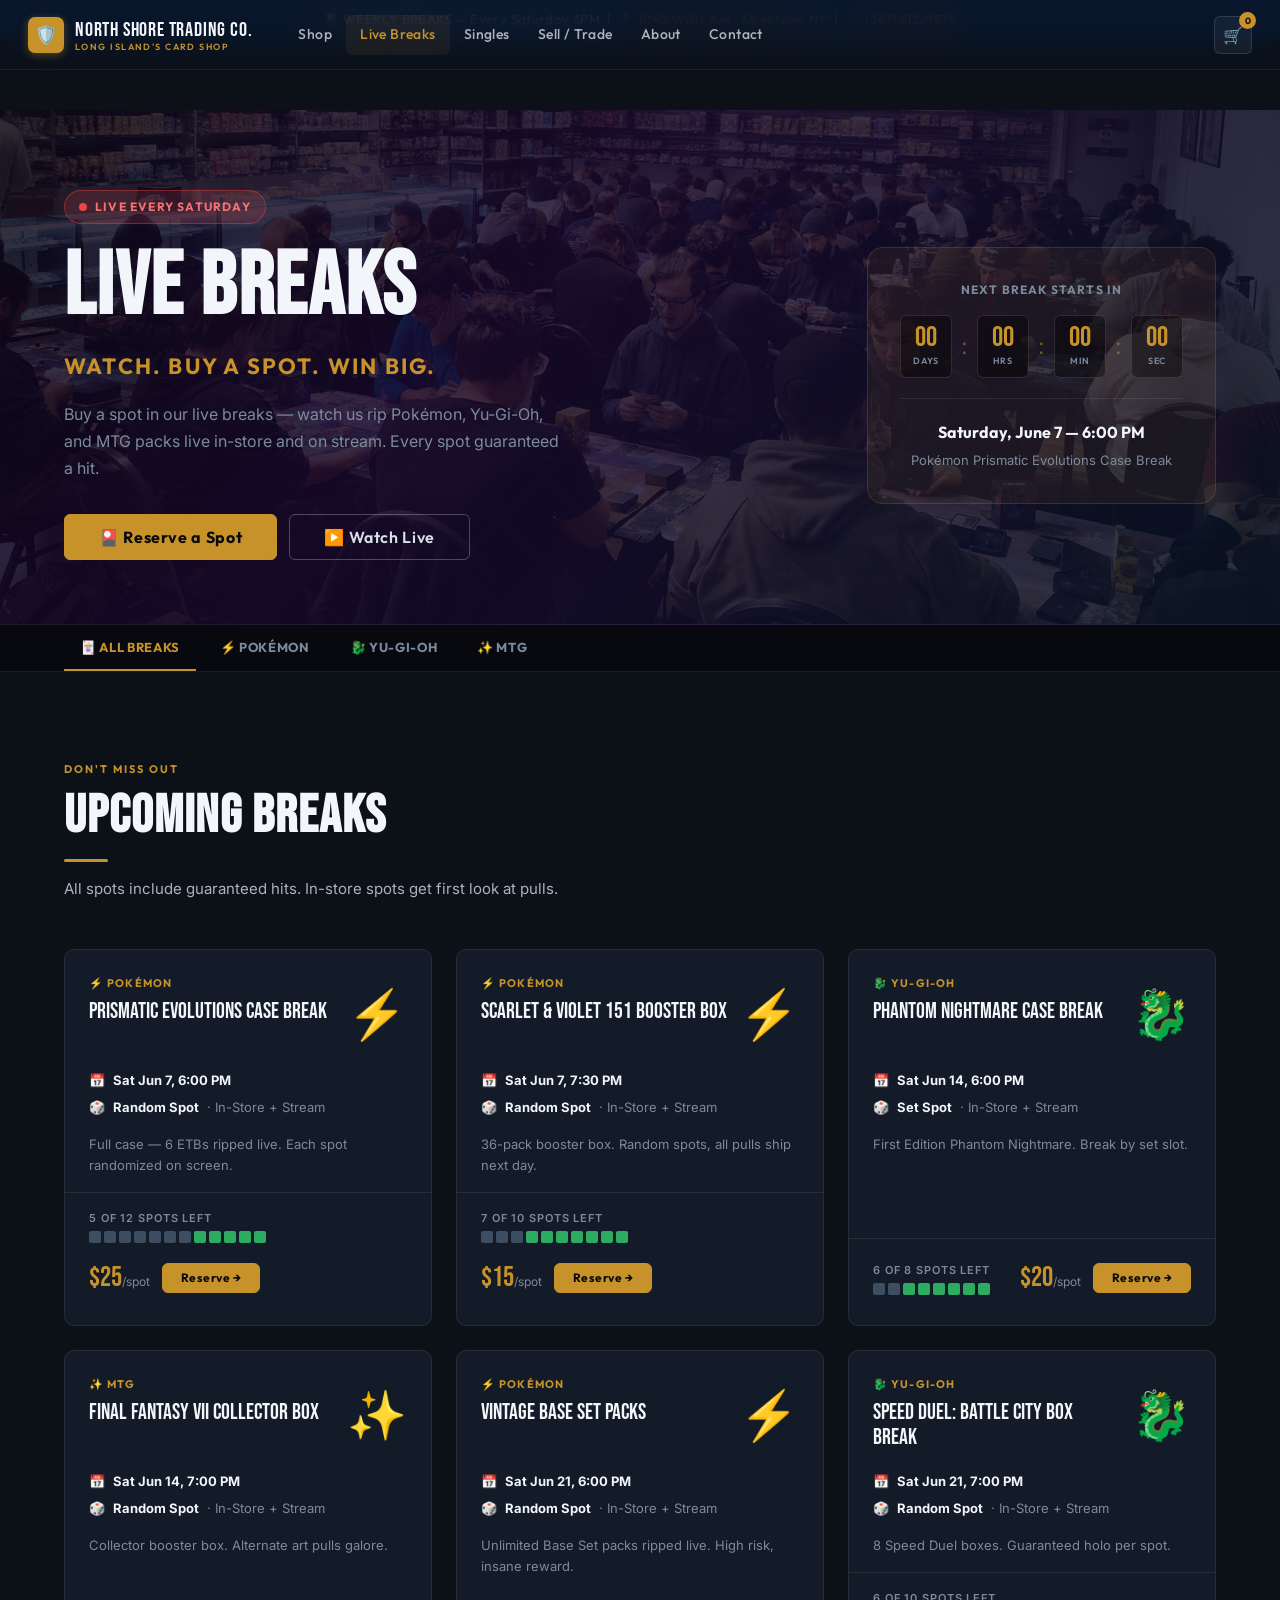
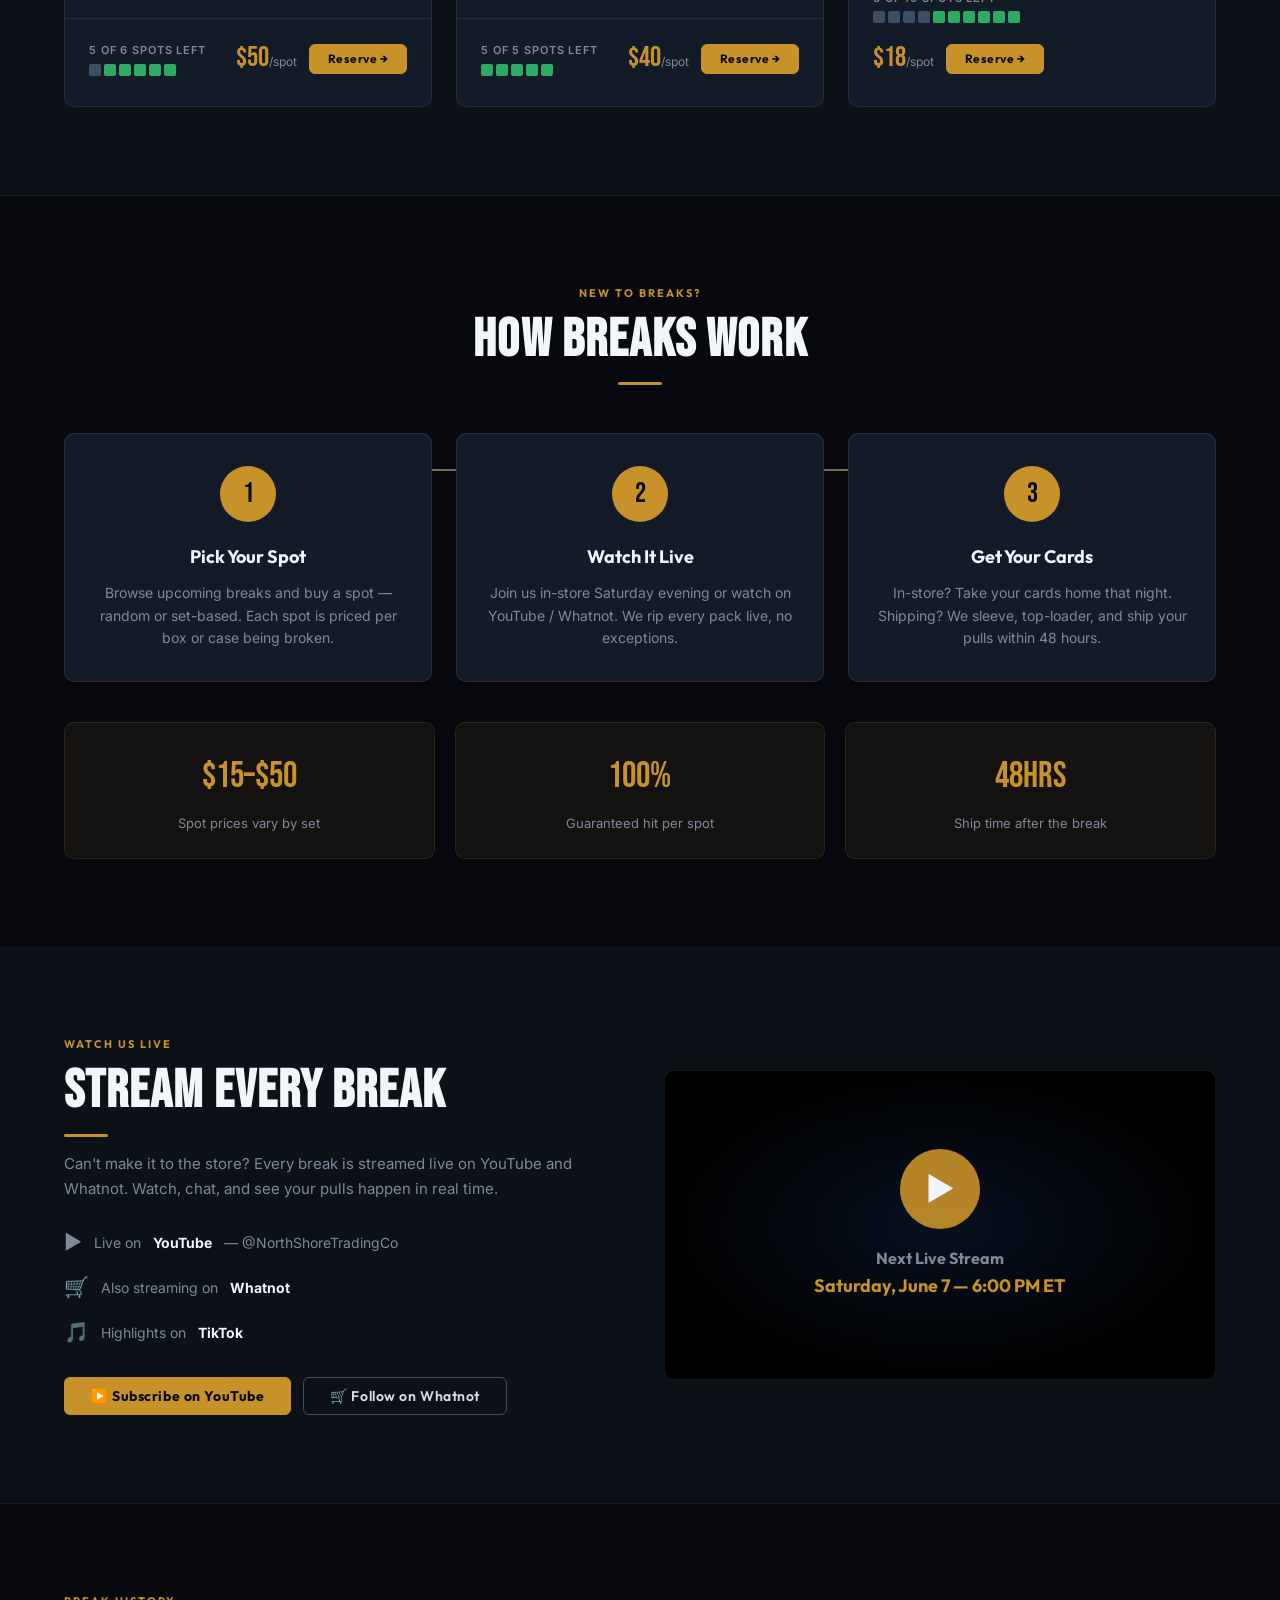
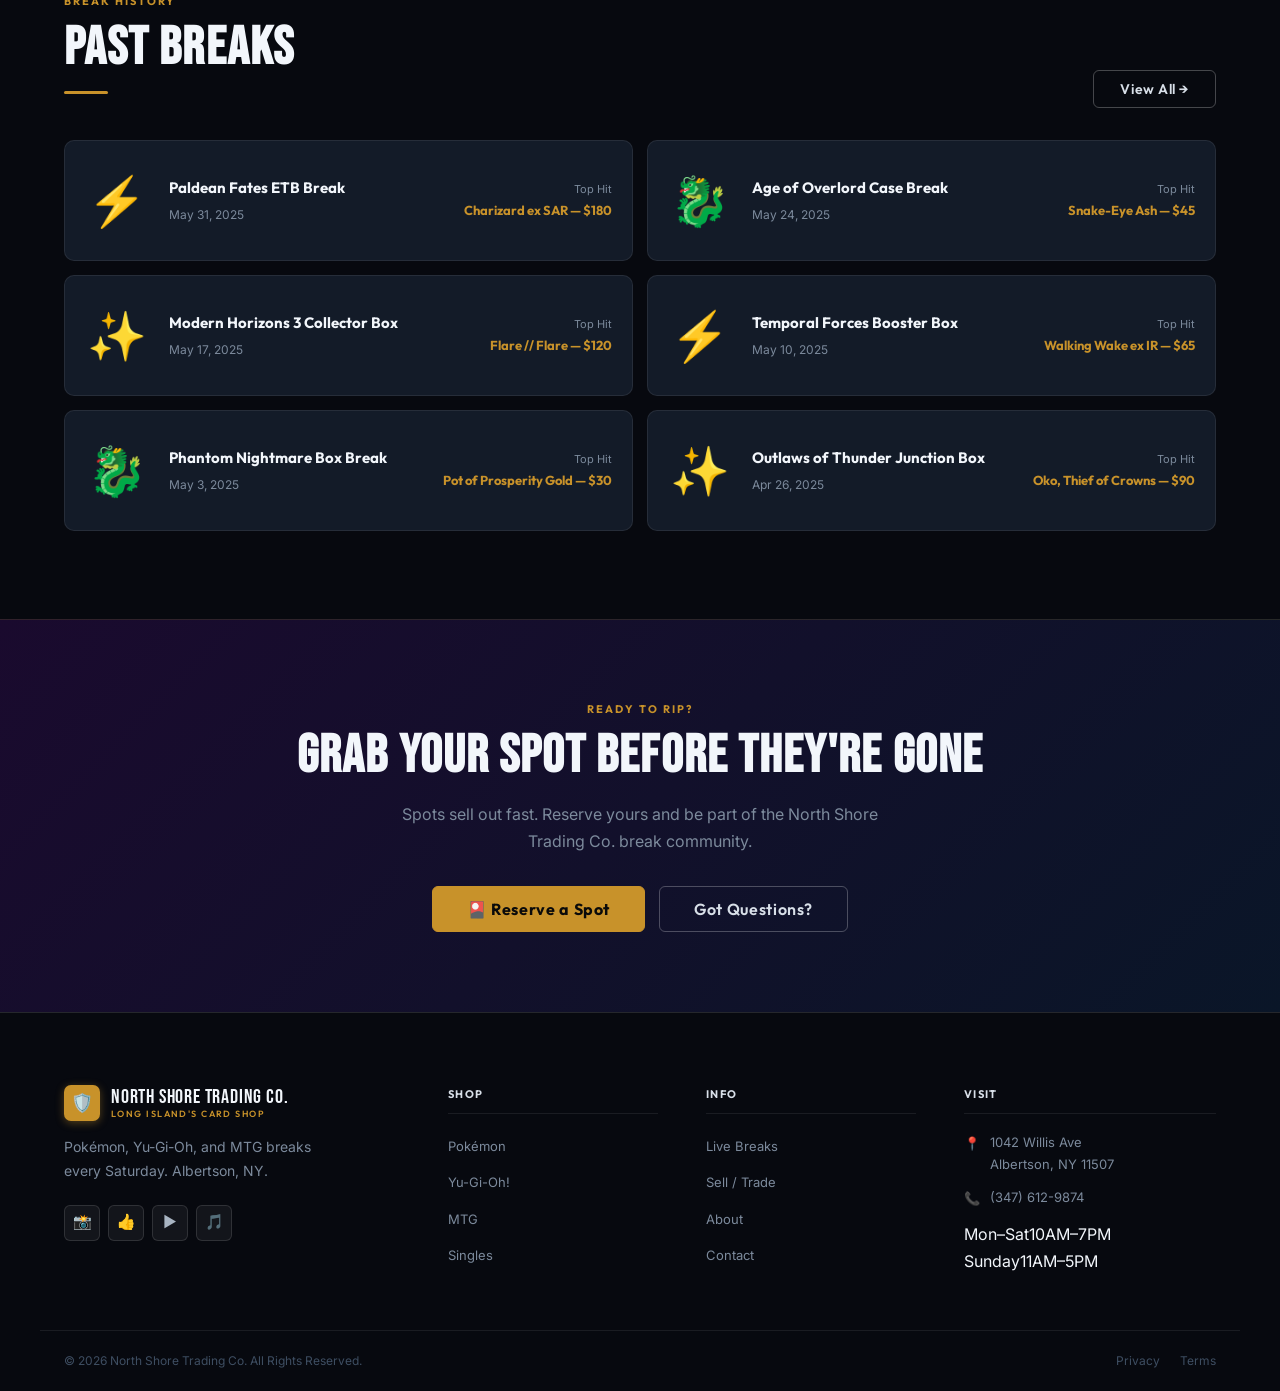
<file: breaks.html>
<!DOCTYPE html>
<html lang="en">
<head>
  <meta charset="UTF-8" />
  <meta name="viewport" content="width=device-width, initial-scale=1.0" />
  <title>Live Breaks — North Shore Trading Co. | Long Island TCG Events</title>
  <meta name="description" content="Join North Shore Trading Co.'s weekly live card breaks. Buy a spot, watch us rip Pokémon, Yu-Gi-Oh, and MTG packs live in-store or on stream. Albertson, NY." />
  <link rel="stylesheet" href="style.css" />
  <style>
    .breaks-hero {
      background: linear-gradient(135deg, #0a0614 0%, #1a0a2e 40%, #0a1628 100%);
      padding: 80px 0 64px;
      border-bottom: 1px solid var(--border);
      position: relative;
      overflow: hidden;
    }
    .breaks-hero::before {
      content: '';
      position: absolute;
      inset: 0;
      background: repeating-linear-gradient(45deg,transparent,transparent 60px,rgba(200,146,42,0.02) 60px,rgba(200,146,42,0.02) 61px);
    }
    .breaks-hero-inner { position:relative;z-index:1;display:grid;grid-template-columns:1fr auto;gap:48px;align-items:center; }
    .live-badge { display:inline-flex;align-items:center;gap:8px;background:rgba(239,68,68,0.15);border:1px solid rgba(239,68,68,0.4);color:#f87171;font-family:var(--font-sub);font-weight:700;font-size:12px;letter-spacing:0.1em;text-transform:uppercase;padding:6px 14px;border-radius:var(--radius-pill);margin-bottom:20px; }
    .live-dot { width:8px;height:8px;background:#ef4444;border-radius:50%;animation:pulse-dot 1.2s ease-in-out infinite; }
    .breaks-filter-bar { background:var(--bg-dark);border-bottom:1px solid var(--border);position:sticky;top:var(--nav-h);z-index:50; }
    .breaks-filter-inner { max-width:1200px;margin:0 auto;padding:0 24px;display:flex;align-items:center;gap:8px;overflow-x:auto;scrollbar-width:none; }
    .breaks-filter-inner::-webkit-scrollbar { display:none; }
    .break-filter-btn { display:flex;align-items:center;gap:6px;padding:14px 16px;font-family:var(--font-sub);font-weight:700;font-size:13px;letter-spacing:0.05em;text-transform:uppercase;color:var(--gray);white-space:nowrap;cursor:pointer;border:none;background:none;border-bottom:2px solid transparent;transition:all var(--transition); }
    .break-filter-btn:hover { color:var(--white); }
    .break-filter-btn.active { color:var(--gold);border-bottom-color:var(--gold); }
    .break-card { background:var(--bg-card);border:1px solid var(--border);border-radius:var(--radius-md);overflow:hidden;transition:all var(--transition);display:flex;flex-direction:column; }
    .break-card:hover { border-color:var(--border-gold);box-shadow:var(--shadow-gold);transform:translateY(-3px); }
    .break-card-header { padding:24px 24px 0;display:flex;align-items:flex-start;justify-content:space-between;gap:12px; }
    .break-card-game { font-family:var(--font-sub);font-weight:700;font-size:11px;letter-spacing:0.1em;text-transform:uppercase;color:var(--gold);margin-bottom:6px; }
    .break-card-title { font-family:var(--font-head);font-size:22px;color:var(--white);line-height:1.15; }
    .break-card-emoji { font-size:48px;flex-shrink:0; }
    .break-card-body { padding:16px 24px;flex:1; }
    .break-card-meta { display:flex;flex-direction:column;gap:6px;margin-bottom:16px; }
    .break-meta-row { display:flex;align-items:center;gap:8px;font-size:13px;color:var(--gray); }
    .break-meta-row strong { color:var(--white); }
    .break-card-footer { padding:16px 24px 24px;border-top:1px solid var(--border);display:flex;align-items:center;justify-content:space-between;gap:12px;flex-wrap:wrap; }
    .break-spots-label { font-size:11px;font-weight:600;letter-spacing:0.08em;text-transform:uppercase;color:var(--gray); }
    .break-spots-bar { display:flex;gap:3px;align-items:center;margin-top:4px; }
    .spot-pip { width:12px;height:12px;border-radius:2px;background:var(--green); }
    .spot-pip.taken { background:var(--gray-dark); }
    .break-price { font-family:var(--font-head);font-size:28px;color:var(--gold); }
    .break-price small { font-family:var(--font-body);font-size:12px;color:var(--gray);font-weight:400; }
    .past-break-card { background:var(--bg-card);border:1px solid var(--border);border-radius:var(--radius-md);overflow:hidden;display:flex;align-items:center;gap:20px;padding:20px;transition:border-color var(--transition); }
    .past-break-card:hover { border-color:var(--border-gold); }
    .how-steps { display:grid;grid-template-columns:repeat(3,1fr);gap:24px;position:relative; }
    .how-steps::before { content:'';position:absolute;top:36px;left:calc(16.66% + 24px);right:calc(16.66% + 24px);height:2px;background:linear-gradient(90deg,var(--gold),var(--navy-light),var(--gold));pointer-events:none; }
    .how-step { text-align:center;padding:32px 24px;background:var(--bg-card);border:1px solid var(--border);border-radius:var(--radius-md);position:relative; }
    .how-step-num { width:56px;height:56px;border-radius:50%;background:var(--gold);color:#0A0A0A;font-family:var(--font-head);font-size:28px;display:flex;align-items:center;justify-content:center;margin:0 auto 20px;position:relative;z-index:1; }
    .how-step-title { font-family:var(--font-sub);font-weight:700;font-size:18px;color:var(--white);margin-bottom:10px; }
    .how-step-desc { font-size:14px;color:var(--gray);line-height:1.6; }
    .stream-embed { background:#000;border:1px solid var(--border);border-radius:var(--radius-md);aspect-ratio:16/9;display:flex;flex-direction:column;align-items:center;justify-content:center;gap:16px;position:relative;overflow:hidden; }
    .stream-embed::before { content:'';position:absolute;inset:0;background:radial-gradient(ellipse at center,rgba(26,58,107,0.3) 0%,transparent 70%); }
    .stream-play-btn { width:80px;height:80px;border-radius:50%;background:rgba(200,146,42,0.9);display:flex;align-items:center;justify-content:center;font-size:32px;cursor:pointer;position:relative;z-index:1;transition:all var(--transition); }
    .stream-play-btn:hover { background:var(--gold);transform:scale(1.08); }
    .stream-label { font-family:var(--font-sub);font-weight:700;font-size:16px;color:var(--gray);position:relative;z-index:1;text-align:center; }
    @media(max-width:768px){.breaks-hero-inner{grid-template-columns:1fr}.how-steps{grid-template-columns:1fr}.how-steps::before{display:none}}
  </style>
</head>
<body>

<div class="announcement-strip">
  🎴 WEEKLY BREAKS — Every Saturday 6PM &nbsp;|&nbsp; 📍 <a href="about.html">1042 Willis Ave, Albertson, NY</a> &nbsp;|&nbsp; 📞 <a href="tel:+13476129874">(347) 612-9874</a>
</div>
<header class="site-header" id="siteHeader">
  <div class="header-inner">
    <a href="index.html" class="site-logo"><div class="logo-icon">🛡️</div><div class="logo-text-wrap"><span class="logo-main">North Shore Trading Co.</span><span class="logo-sub">Long Island's Card Shop</span></div></a>
    <nav class="main-nav">
      <a href="shop.html" class="nav-link">Shop</a>
      <a href="breaks.html" class="nav-link active">Live Breaks</a>
      <a href="singles.html" class="nav-link">Singles</a>
      <a href="sell.html" class="nav-link">Sell / Trade</a>
      <a href="about.html" class="nav-link">About</a>
      <a href="contact.html" class="nav-link">Contact</a>
    </nav>
    <div class="header-actions">
      <button class="header-icon-btn">🛒<span class="cart-count">0</span></button>
      <button class="hamburger" onclick="openMobile()"><span></span><span></span><span></span></button>
    </div>
  </div>
</header>
<div class="mobile-menu" id="mobileMenu">
  <div class="mobile-menu-header">
    <a href="index.html" class="site-logo"><div class="logo-icon">🛡️</div><div class="logo-text-wrap"><span class="logo-main">North Shore Trading Co.</span><span class="logo-sub">Long Island's Card Shop</span></div></a>
    <button class="mobile-close" onclick="closeMobile()">✕</button>
  </div>
  <nav class="mobile-nav-links">
    <a href="shop.html">Shop</a><a href="breaks.html">Live Breaks</a><a href="singles.html">Singles</a>
    <a href="sell.html">Sell / Trade</a><a href="about.html">About</a><a href="contact.html">Contact</a>
  </nav>
</div>

<div class="page-body">
  <!-- Hero -->
  <section class="breaks-hero">
    <img src="images/event-tournament.jpg" alt="Live break event at North Shore Trading Co."
         style="position:absolute;inset:0;width:100%;height:100%;object-fit:cover;object-position:center 20%;opacity:0.18;z-index:0" loading="eager" />
    <div class="container breaks-hero-inner">
      <div>
        <div class="live-badge"><span class="live-dot"></span> Live Every Saturday</div>
        <h1 style="font-family:var(--font-head);font-size:clamp(48px,7vw,88px);line-height:1;color:var(--white);margin-bottom:16px">LIVE BREAKS</h1>
        <p style="font-family:var(--font-sub);font-weight:700;font-size:22px;letter-spacing:0.1em;color:var(--gold);margin-bottom:16px">WATCH. BUY A SPOT. WIN BIG.</p>
        <p style="font-size:16px;color:var(--gray);max-width:500px;margin-bottom:32px;line-height:1.7">Buy a spot in our live breaks — watch us rip Pokémon, Yu-Gi-Oh, and MTG packs live in-store and on stream. Every spot guaranteed a hit.</p>
        <div style="display:flex;gap:12px;flex-wrap:wrap">
          <a href="#upcoming" class="btn btn-gold btn-lg">🎴 Reserve a Spot</a>
          <a href="#stream" class="btn btn-outline btn-lg">▶️ Watch Live</a>
        </div>
      </div>
      <div style="text-align:center">
        <div style="background:rgba(200,146,42,0.08);border:1px solid rgba(200,146,42,0.2);border-radius:var(--radius-lg);padding:32px;min-width:280px">
          <div style="font-family:var(--font-sub);font-weight:700;font-size:12px;letter-spacing:0.1em;color:var(--gray);margin-bottom:16px">NEXT BREAK STARTS IN</div>
          <div class="countdown" style="justify-content:center">
            <div class="countdown-unit"><span class="countdown-num" id="hcd-d">00</span><span class="countdown-label">Days</span></div>
            <span class="countdown-sep">:</span>
            <div class="countdown-unit"><span class="countdown-num" id="hcd-h">00</span><span class="countdown-label">Hrs</span></div>
            <span class="countdown-sep">:</span>
            <div class="countdown-unit"><span class="countdown-num" id="hcd-m">00</span><span class="countdown-label">Min</span></div>
            <span class="countdown-sep">:</span>
            <div class="countdown-unit"><span class="countdown-num" id="hcd-s">00</span><span class="countdown-label">Sec</span></div>
          </div>
          <div style="margin-top:20px;padding-top:20px;border-top:1px solid var(--border)">
            <div style="font-family:var(--font-sub);font-weight:700;font-size:16px;color:var(--white);margin-bottom:4px">Saturday, June 7 — 6:00 PM</div>
            <div style="font-size:13px;color:var(--gray)">Pokémon Prismatic Evolutions Case Break</div>
          </div>
        </div>
      </div>
    </div>
  </section>

  <!-- Filter Bar -->
  <div class="breaks-filter-bar">
    <div class="breaks-filter-inner">
      <button class="break-filter-btn active" onclick="filterBreaks('all',this)">🃏 All Breaks</button>
      <button class="break-filter-btn" onclick="filterBreaks('pokemon',this)">⚡ Pokémon</button>
      <button class="break-filter-btn" onclick="filterBreaks('yugioh',this)">🐉 Yu-Gi-Oh</button>
      <button class="break-filter-btn" onclick="filterBreaks('mtg',this)">✨ MTG</button>
    </div>
  </div>

  <!-- Upcoming Breaks -->
  <section class="section" id="upcoming" style="background:var(--bg)">
    <div class="container">
      <div class="section-header">
        <div class="section-eyebrow">Don't Miss Out</div>
        <h2 class="section-title">Upcoming Breaks</h2>
        <div class="divider"></div>
        <p class="section-sub">All spots include guaranteed hits. In-store spots get first look at pulls.</p>
      </div>
      <div style="display:grid;grid-template-columns:repeat(auto-fill,minmax(340px,1fr));gap:24px" id="breakGrid"></div>
    </div>
  </section>

  <!-- How It Works -->
  <section class="section" style="background:var(--bg-dark);border-top:1px solid var(--border)">
    <div class="container">
      <div class="section-header centered">
        <div class="section-eyebrow">New to Breaks?</div>
        <h2 class="section-title">How Breaks Work</h2>
        <div class="divider"></div>
      </div>
      <div class="how-steps">
        <div class="how-step">
          <div class="how-step-num">1</div>
          <div class="how-step-title">Pick Your Spot</div>
          <p class="how-step-desc">Browse upcoming breaks and buy a spot — random or set-based. Each spot is priced per box or case being broken.</p>
        </div>
        <div class="how-step">
          <div class="how-step-num">2</div>
          <div class="how-step-title">Watch It Live</div>
          <p class="how-step-desc">Join us in-store Saturday evening or watch on YouTube / Whatnot. We rip every pack live, no exceptions.</p>
        </div>
        <div class="how-step">
          <div class="how-step-num">3</div>
          <div class="how-step-title">Get Your Cards</div>
          <p class="how-step-desc">In-store? Take your cards home that night. Shipping? We sleeve, top-loader, and ship your pulls within 48 hours.</p>
        </div>
      </div>
      <div style="display:grid;grid-template-columns:repeat(3,1fr);gap:20px;margin-top:40px">
        <div style="background:rgba(200,146,42,0.07);border:1px solid rgba(200,146,42,0.15);border-radius:var(--radius-md);padding:24px;text-align:center"><div style="font-family:var(--font-head);font-size:36px;color:var(--gold);margin-bottom:6px">$15–$50</div><div style="font-size:13px;color:var(--gray)">Spot prices vary by set</div></div>
        <div style="background:rgba(200,146,42,0.07);border:1px solid rgba(200,146,42,0.15);border-radius:var(--radius-md);padding:24px;text-align:center"><div style="font-family:var(--font-head);font-size:36px;color:var(--gold);margin-bottom:6px">100%</div><div style="font-size:13px;color:var(--gray)">Guaranteed hit per spot</div></div>
        <div style="background:rgba(200,146,42,0.07);border:1px solid rgba(200,146,42,0.15);border-radius:var(--radius-md);padding:24px;text-align:center"><div style="font-family:var(--font-head);font-size:36px;color:var(--gold);margin-bottom:6px">48hrs</div><div style="font-size:13px;color:var(--gray)">Ship time after the break</div></div>
      </div>
    </div>
  </section>

  <!-- Stream -->
  <section class="section" id="stream" style="background:var(--bg)">
    <div class="container">
      <div style="display:grid;grid-template-columns:1fr 1fr;gap:48px;align-items:center">
        <div>
          <div class="section-eyebrow">Watch Us Live</div>
          <h2 class="section-title">Stream Every Break</h2>
          <div class="divider"></div>
          <p style="font-size:15px;color:var(--gray);margin-bottom:24px;line-height:1.7">Can't make it to the store? Every break is streamed live on YouTube and Whatnot. Watch, chat, and see your pulls happen in real time.</p>
          <div style="display:flex;flex-direction:column;gap:12px;margin-bottom:28px">
            <div style="display:flex;align-items:center;gap:12px;font-size:14px;color:var(--gray)"><span style="font-size:20px">▶️</span> Live on <strong style="color:var(--white)">YouTube</strong> — @NorthShoreTradingCo</div>
            <div style="display:flex;align-items:center;gap:12px;font-size:14px;color:var(--gray)"><span style="font-size:20px">🛒</span> Also streaming on <strong style="color:var(--white)">Whatnot</strong></div>
            <div style="display:flex;align-items:center;gap:12px;font-size:14px;color:var(--gray)"><span style="font-size:20px">🎵</span> Highlights on <strong style="color:var(--white)">TikTok</strong></div>
          </div>
          <div style="display:flex;gap:12px;flex-wrap:wrap">
            <a href="https://www.youtube.com/@NorthShoreTradingCo" target="_blank" rel="noopener" class="btn btn-gold">▶️ Subscribe on YouTube</a>
            <a href="https://www.whatnot.com/user/northshoretradingco" target="_blank" rel="noopener" class="btn btn-outline">🛒 Follow on Whatnot</a>
          </div>
        </div>
        <div class="stream-embed">
          <div class="stream-play-btn">▶</div>
          <div class="stream-label">Next Live Stream<br><span style="color:var(--gold);font-size:18px">Saturday, June 7 — 6:00 PM ET</span></div>
        </div>
      </div>
    </div>
  </section>

  <!-- Past Breaks -->
  <section class="section" style="background:var(--bg-dark);border-top:1px solid var(--border)">
    <div class="container">
      <div class="section-header" style="display:flex;align-items:flex-end;justify-content:space-between;gap:24px;margin-bottom:32px">
        <div><div class="section-eyebrow">Break History</div><h2 class="section-title">Past Breaks</h2><div class="divider"></div></div>
        <a href="#upcoming" class="btn btn-outline">View All →</a>
      </div>
      <div style="display:grid;grid-template-columns:repeat(2,1fr);gap:14px" id="pastBreaksGrid"></div>
    </div>
  </section>

  <!-- CTA -->
  <section style="background:linear-gradient(135deg,#1a0a2e,#0a1628);padding:80px 0;border-top:1px solid rgba(200,146,42,0.15)">
    <div class="container" style="text-align:center">
      <div class="section-eyebrow">Ready to Rip?</div>
      <h2 class="section-title" style="margin-bottom:16px">Grab Your Spot Before They're Gone</h2>
      <p style="font-size:16px;color:var(--gray);margin-bottom:32px;max-width:500px;margin-left:auto;margin-right:auto">Spots sell out fast. Reserve yours and be part of the North Shore Trading Co. break community.</p>
      <div style="display:flex;gap:14px;justify-content:center;flex-wrap:wrap">
        <a href="#upcoming" class="btn btn-gold btn-lg">🎴 Reserve a Spot</a>
        <a href="contact.html" class="btn btn-outline btn-lg">Got Questions?</a>
      </div>
    </div>
  </section>
</div>

<footer class="site-footer">
  <div class="footer-grid">
    <div class="footer-brand">
      <a href="index.html" class="site-logo footer-logo"><div class="logo-icon">🛡️</div><div class="logo-text-wrap"><span class="logo-main">North Shore Trading Co.</span><span class="logo-sub">Long Island's Card Shop</span></div></a>
      <p class="footer-tagline" style="margin-top:14px">Pokémon, Yu-Gi-Oh, and MTG breaks every Saturday. Albertson, NY.</p>
      <div class="footer-social"><a href="https://www.instagram.com/northshoretradingco" target="_blank" rel="noopener" class="social-icon">📸</a><a href="https://www.facebook.com/northshoretradingco" target="_blank" rel="noopener" class="social-icon">👍</a><a href="https://www.youtube.com/@NorthShoreTradingCo" target="_blank" rel="noopener" class="social-icon">▶️</a><a href="https://www.tiktok.com/@northshoretradingco" target="_blank" rel="noopener" class="social-icon">🎵</a></div>
    </div>
    <div class="footer-col"><h4>Shop</h4><ul class="footer-links"><li><a href="shop.html?cat=pokemon">Pokémon</a></li><li><a href="shop.html?cat=yugioh">Yu-Gi-Oh!</a></li><li><a href="shop.html?cat=mtg">MTG</a></li><li><a href="singles.html">Singles</a></li></ul></div>
    <div class="footer-col"><h4>Info</h4><ul class="footer-links"><li><a href="breaks.html">Live Breaks</a></li><li><a href="sell.html">Sell / Trade</a></li><li><a href="about.html">About</a></li><li><a href="contact.html">Contact</a></li></ul></div>
    <div class="footer-col"><h4>Visit</h4>
      <div class="footer-contact-item"><span>📍</span><span>1042 Willis Ave<br>Albertson, NY 11507</span></div>
      <div class="footer-contact-item"><span>📞</span><a href="tel:+13476129874">(347) 612-9874</a></div>
      <div class="footer-hours" style="margin-top:12px"><div class="hours-row"><span class="day">Mon–Sat</span><span>10AM–7PM</span></div><div class="hours-row"><span class="day">Sunday</span><span>11AM–5PM</span></div></div>
    </div>
  </div>
  <div class="footer-bottom"><span>© 2026 North Shore Trading Co. All Rights Reserved.</span><div class="footer-bottom-links"><a href="contact.html#privacy">Privacy</a><a href="contact.html#terms">Terms</a></div></div>
</footer>

<script>
  window.addEventListener('scroll',()=>document.getElementById('siteHeader').classList.toggle('scrolled',window.scrollY>40));
  function openMobile(){document.getElementById('mobileMenu').classList.add('open');document.body.style.overflow='hidden';}
  function closeMobile(){document.getElementById('mobileMenu').classList.remove('open');document.body.style.overflow='';}
  function getNextSat(){return new Date('2026-06-07T18:00:00');}
  function updateCD(){const diff=getNextSat()-new Date();if(diff<=0)return;const days=Math.floor(diff/86400000),hrs=Math.floor((diff%86400000)/3600000),mins=Math.floor((diff%3600000)/60000),secs=Math.floor((diff%60000)/1000);['d','h','m','s'].forEach((k,i)=>{const el=document.getElementById('hcd-'+k);if(el)el.textContent=String([days,hrs,mins,secs][i]).padStart(2,'0');});}
  updateCD();setInterval(updateCD,1000);
  const breaks=[
    {game:'pokemon',emoji:'⚡',title:'Prismatic Evolutions Case Break',date:'Sat Jun 7, 6:00 PM',format:'Random Spot',spots:12,taken:7,price:25,desc:'Full case — 6 ETBs ripped live. Each spot randomized on screen.'},
    {game:'pokemon',emoji:'⚡',title:'Scarlet & Violet 151 Booster Box',date:'Sat Jun 7, 7:30 PM',format:'Random Spot',spots:10,taken:3,price:15,desc:'36-pack booster box. Random spots, all pulls ship next day.'},
    {game:'yugioh',emoji:'🐉',title:'Phantom Nightmare Case Break',date:'Sat Jun 14, 6:00 PM',format:'Set Spot',spots:8,taken:2,price:20,desc:'First Edition Phantom Nightmare. Break by set slot.'},
    {game:'mtg',emoji:'✨',title:'Final Fantasy VII Collector Box',date:'Sat Jun 14, 7:00 PM',format:'Random Spot',spots:6,taken:1,price:50,desc:'Collector booster box. Alternate art pulls galore.'},
    {game:'pokemon',emoji:'⚡',title:'Vintage Base Set Packs',date:'Sat Jun 21, 6:00 PM',format:'Random Spot',spots:5,taken:0,price:40,desc:'Unlimited Base Set packs ripped live. High risk, insane reward.'},
    {game:'yugioh',emoji:'🐉',title:'Speed Duel: Battle City Box Break',date:'Sat Jun 21, 7:00 PM',format:'Random Spot',spots:10,taken:4,price:18,desc:'8 Speed Duel boxes. Guaranteed holo per spot.'},
  ];
  function renderBreaks(list){
    document.getElementById('breakGrid').innerHTML=list.map(b=>{
      const avail=b.spots-b.taken;
      const pips=Array.from({length:b.spots},(_,i)=>`<div class="spot-pip${i<b.taken?' taken':''}"></div>`).join('');
      return `<div class="break-card"><div class="break-card-header"><div><div class="break-card-game">${b.game==='pokemon'?'⚡ Pokémon':b.game==='yugioh'?'🐉 Yu-Gi-Oh':'✨ MTG'}</div><div class="break-card-title">${b.title}</div></div><div class="break-card-emoji">${b.emoji}</div></div><div class="break-card-body"><div class="break-card-meta"><div class="break-meta-row">📅 <strong>${b.date}</strong></div><div class="break-meta-row">🎲 <strong>${b.format}</strong> · In-Store + Stream</div></div><p style="font-size:13px;color:var(--gray);line-height:1.6">${b.desc}</p></div><div class="break-card-footer"><div><div class="break-spots-label">${avail} of ${b.spots} spots left</div><div class="break-spots-bar">${pips}</div></div><div style="display:flex;align-items:center;gap:12px"><div class="break-price">$${b.price}<small>/spot</small></div><button class="btn btn-gold btn-sm" onclick="alert('Call (347) 612-9874 or visit the store to reserve your spot!')">Reserve →</button></div></div></div>`;
    }).join('');
  }
  function filterBreaks(f,btn){document.querySelectorAll('.break-filter-btn').forEach(b=>b.classList.remove('active'));btn.classList.add('active');renderBreaks(f==='all'?breaks:breaks.filter(b=>b.game===f));}
  renderBreaks(breaks);
  const pastBreaks=[
    {emoji:'⚡',title:'Paldean Fates ETB Break',date:'May 31, 2025',hit:'Charizard ex SAR — $180'},
    {emoji:'🐉',title:'Age of Overlord Case Break',date:'May 24, 2025',hit:'Snake-Eye Ash — $45'},
    {emoji:'✨',title:'Modern Horizons 3 Collector Box',date:'May 17, 2025',hit:'Flare // Flare — $120'},
    {emoji:'⚡',title:'Temporal Forces Booster Box',date:'May 10, 2025',hit:'Walking Wake ex IR — $65'},
    {emoji:'🐉',title:'Phantom Nightmare Box Break',date:'May 3, 2025',hit:'Pot of Prosperity Gold — $30'},
    {emoji:'✨',title:'Outlaws of Thunder Junction Box',date:'Apr 26, 2025',hit:'Oko, Thief of Crowns — $90'},
  ];
  document.getElementById('pastBreaksGrid').innerHTML=pastBreaks.map(b=>`<div class="past-break-card"><div style="font-size:48px;flex-shrink:0;width:64px;text-align:center">${b.emoji}</div><div style="flex:1;min-width:0"><div style="font-family:var(--font-sub);font-weight:700;font-size:15px;color:var(--white);margin-bottom:4px;white-space:nowrap;overflow:hidden;text-overflow:ellipsis">${b.title}</div><div style="font-size:12px;color:var(--gray)">${b.date}</div></div><div style="text-align:right;flex-shrink:0"><div style="font-size:11px;color:var(--gray);margin-bottom:2px">Top Hit</div><div style="font-family:var(--font-sub);font-weight:700;font-size:13px;color:var(--gold)">${b.hit}</div></div></div>`).join('');
</script>
</body>
</html>
</file>
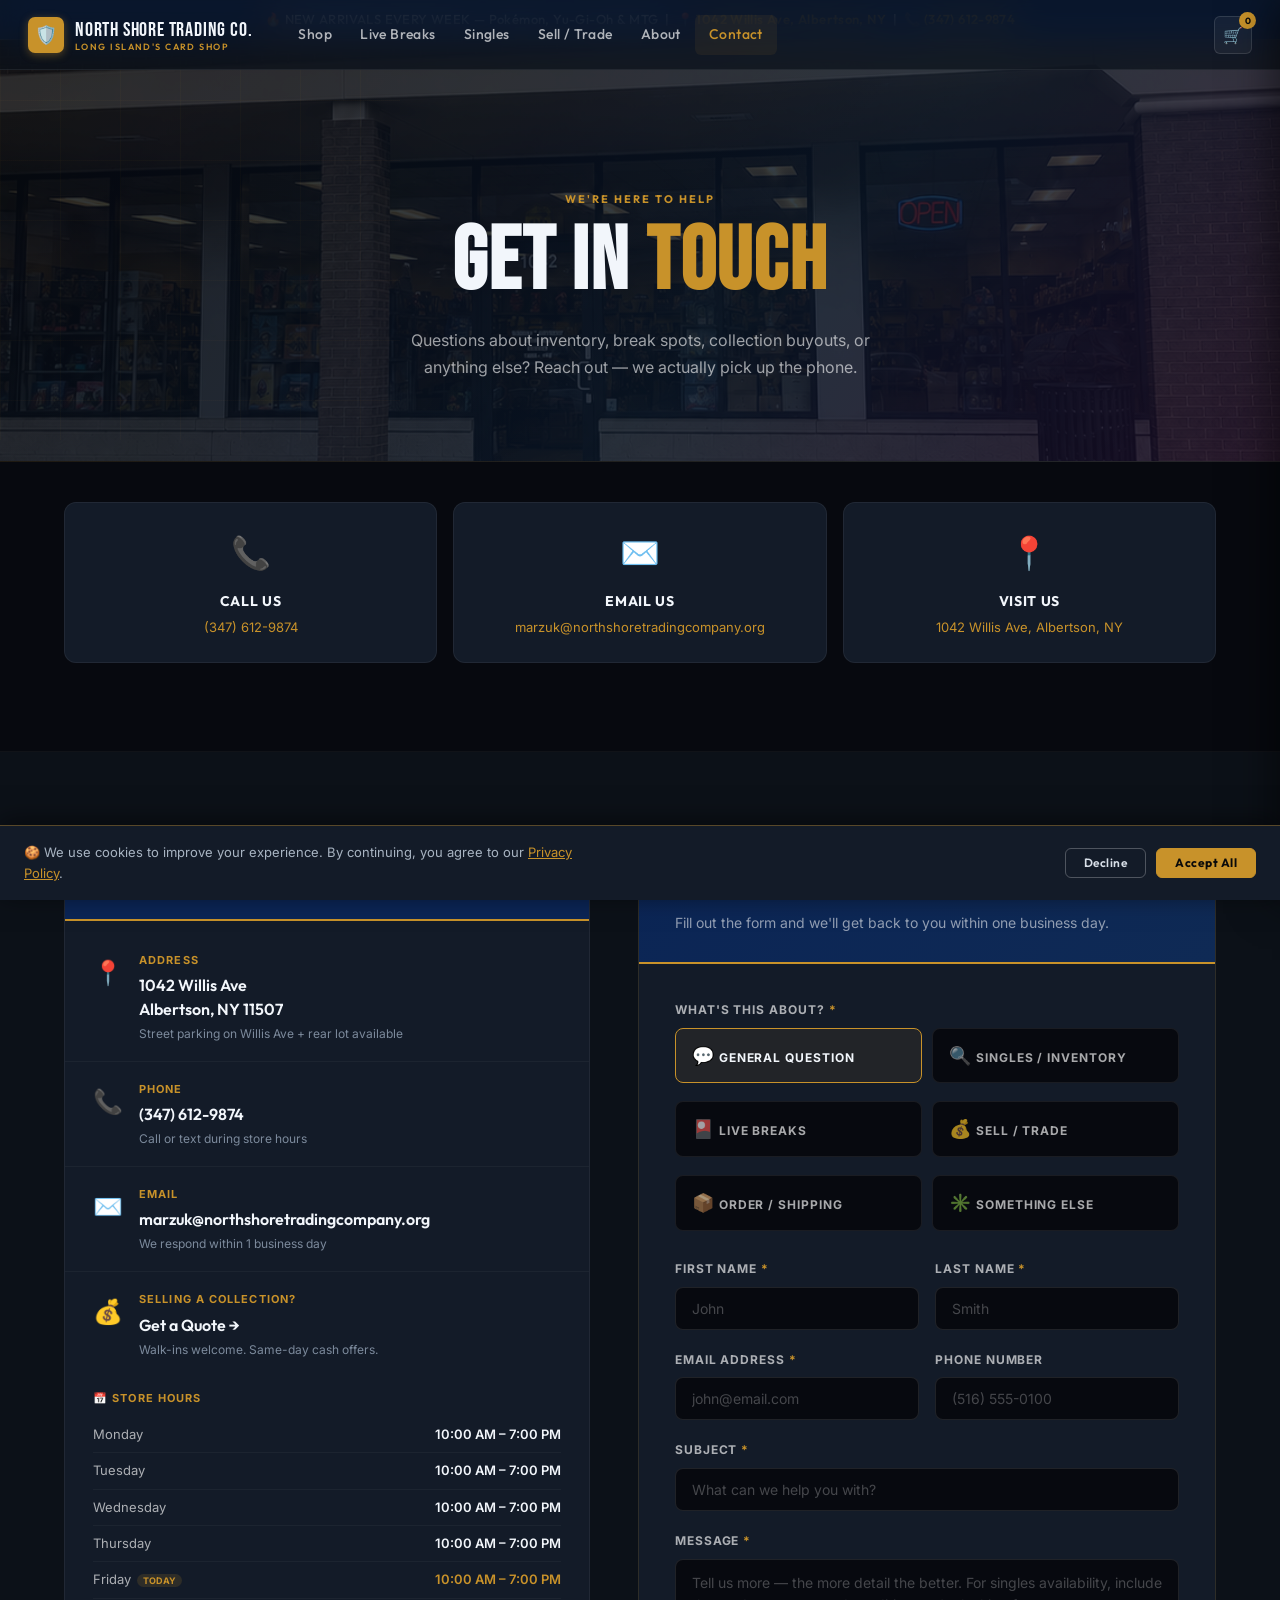
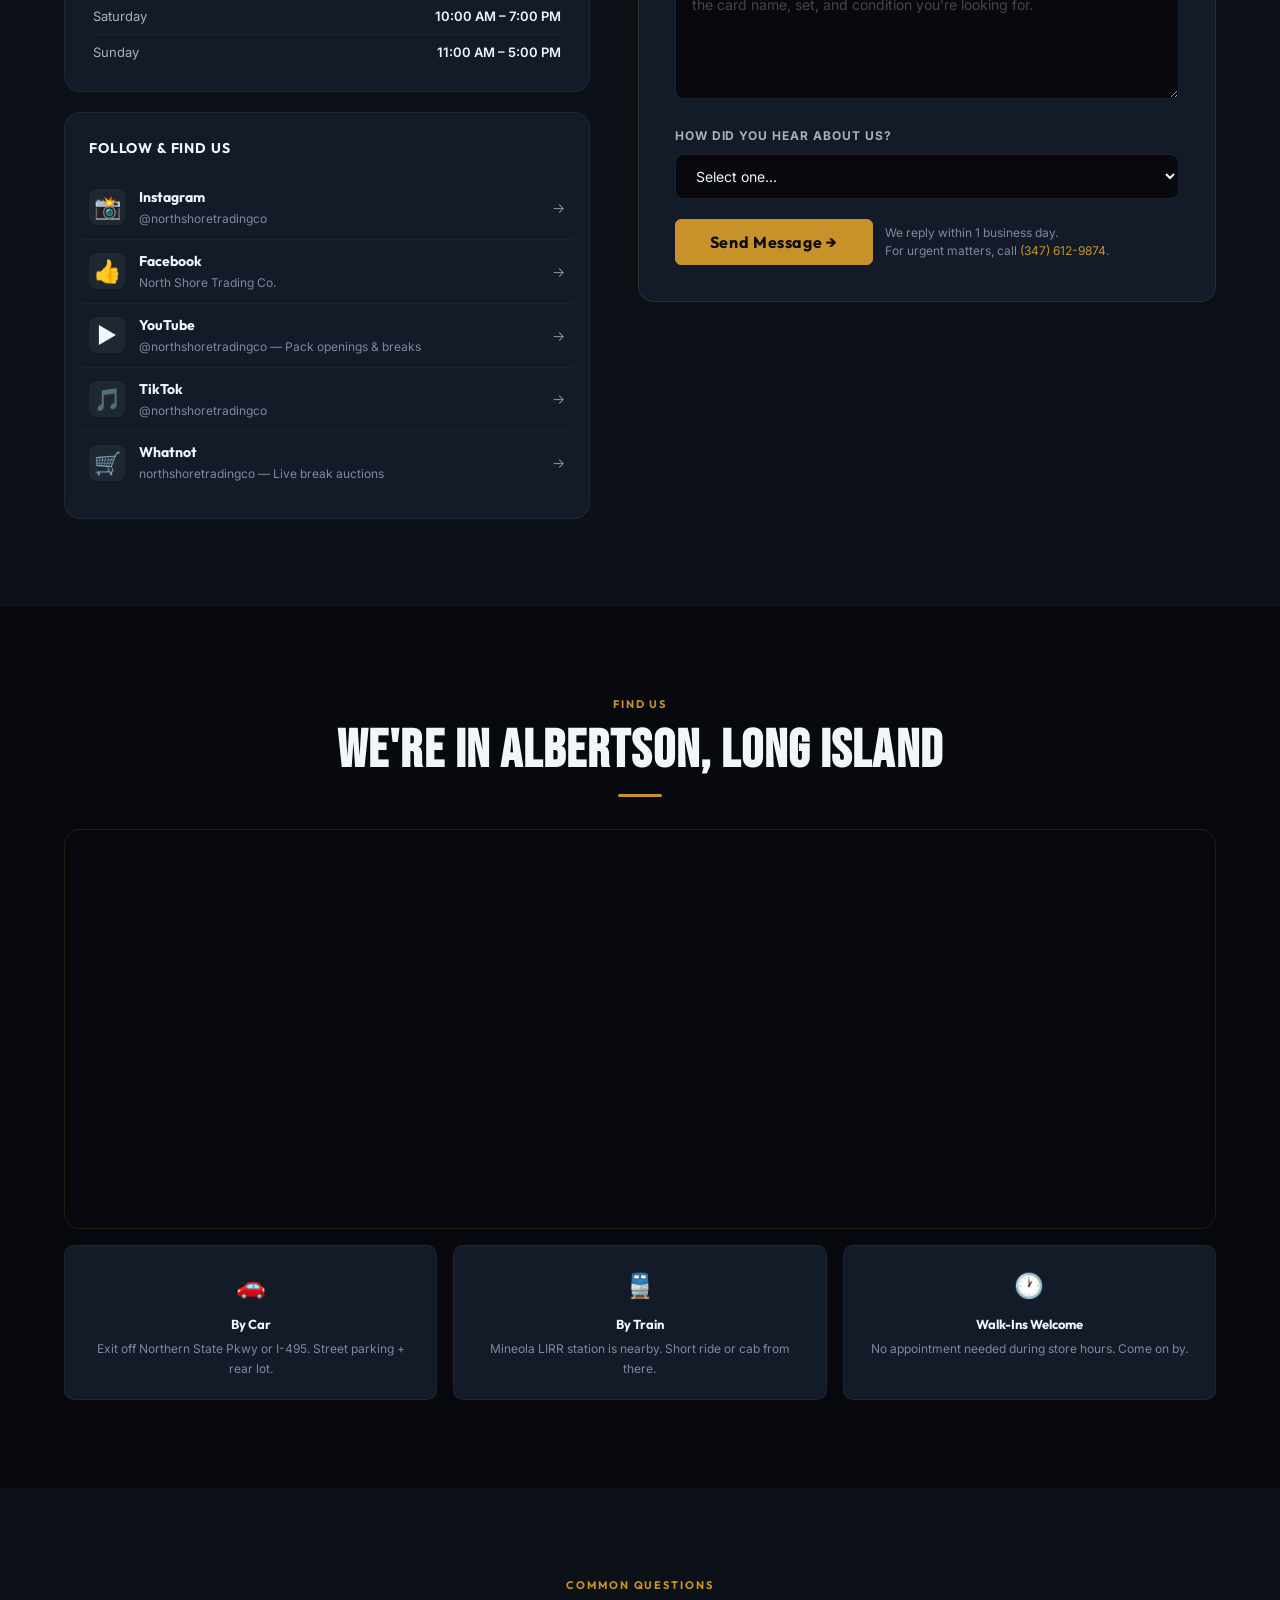
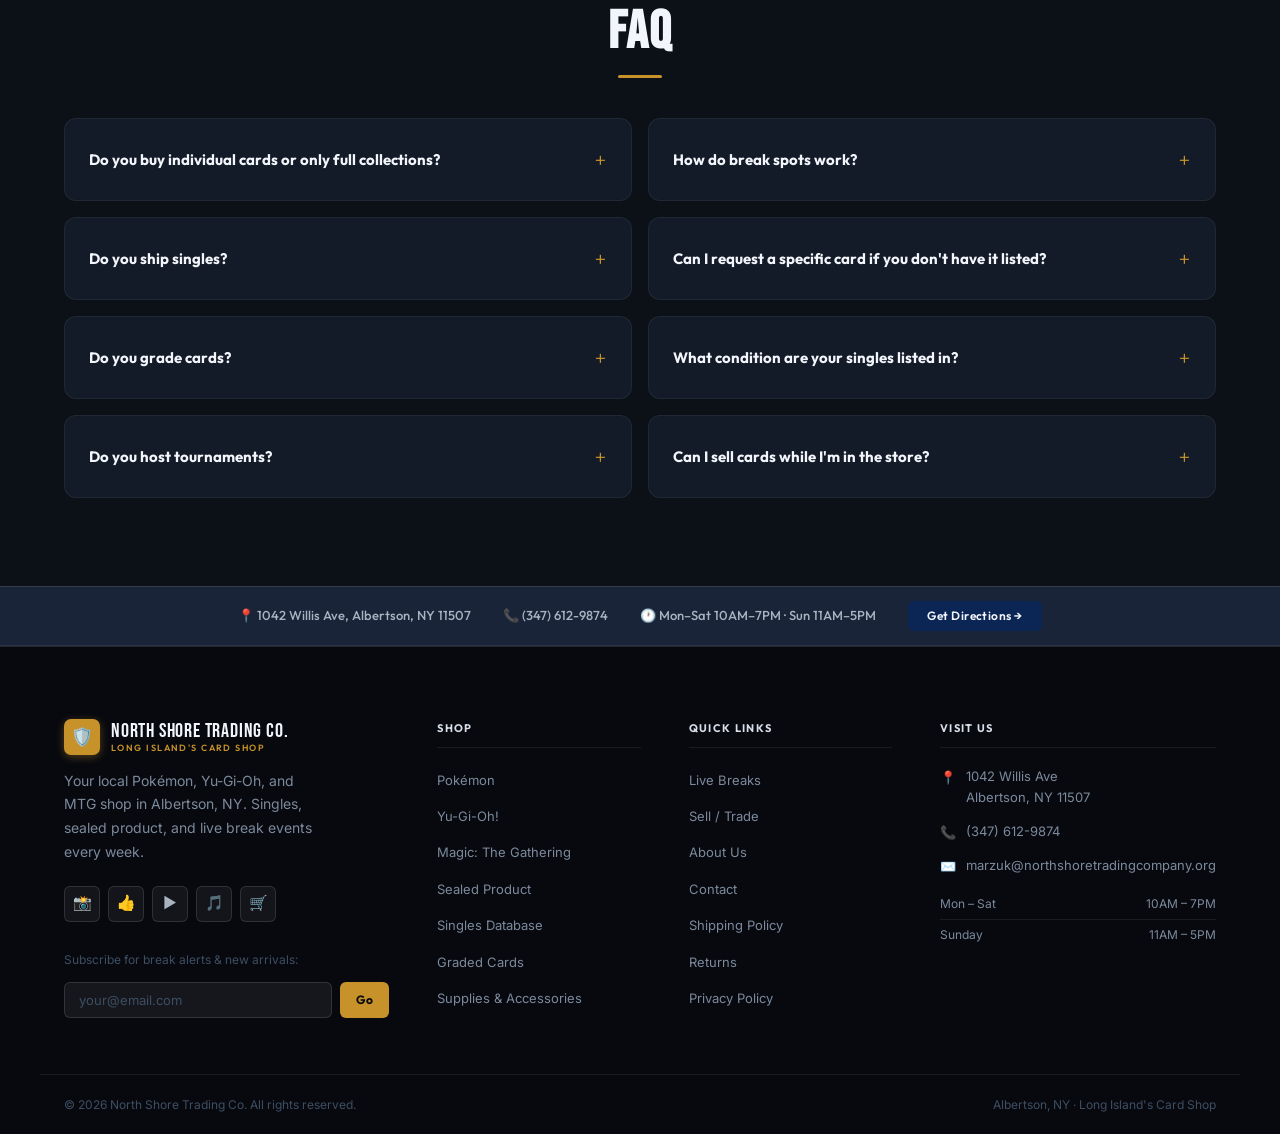
<file: contact.html>
<!DOCTYPE html>
<html lang="en">
<head>
  <meta charset="UTF-8" />
  <meta name="viewport" content="width=device-width, initial-scale=1.0" />
  <title>Contact North Shore Trading Co. | Trading Card Shop — Albertson, Long Island NY</title>
  <meta name="description" content="Contact North Shore Trading Co. in Albertson, NY. Call, email, or visit us — we're happy to help with singles, breaks, collection buyouts, and anything TCG." />
  <link rel="stylesheet" href="style.css" />
  <style>
    /* ── Page Hero ── */
    .page-hero {
      background: linear-gradient(135deg, var(--bg-dark) 0%, #0a1628 60%, #1a0d28 100%);
      border-bottom: 1px solid rgba(200,146,42,0.12);
      padding: calc(var(--nav-h) + 80px) 0 80px;
      position: relative;
      overflow: hidden;
    }
    .page-hero::before {
      content: '';
      position: absolute;
      inset: 0;
      background-image:
        linear-gradient(rgba(200,146,42,0.03) 1px, transparent 1px),
        linear-gradient(90deg, rgba(200,146,42,0.03) 1px, transparent 1px);
      background-size: 60px 60px;
      pointer-events: none;
    }
    .page-hero-inner {
      max-width: var(--content-w);
      margin: 0 auto;
      padding: 0 24px;
      text-align: center;
      position: relative;
      z-index: 1;
    }
    .page-hero h1 {
      font-family: var(--font-head);
      font-size: clamp(52px, 8vw, 88px);
      line-height: 1;
      color: var(--white);
      margin-bottom: 20px;
    }
    .page-hero h1 span { color: var(--gold); }
    .page-hero p {
      font-size: 16px;
      color: rgba(255,255,255,0.6);
      max-width: 520px;
      margin: 0 auto;
      line-height: 1.7;
    }

    /* ── Contact Grid Layout ── */
    .contact-layout {
      display: grid;
      grid-template-columns: 1fr 1.1fr;
      gap: 48px;
      align-items: start;
    }

    /* ── Contact Info Sidebar ── */
    .contact-info-block {
      background: var(--bg-card);
      border: 1px solid rgba(255,255,255,0.06);
      border-radius: 16px;
      overflow: hidden;
    }
    .contact-info-header {
      background: var(--navy);
      border-bottom: 2px solid var(--gold);
      padding: 24px 28px;
      font-family: var(--font-sub);
      font-weight: 700;
      font-size: 18px;
      color: var(--white);
      text-transform: uppercase;
      letter-spacing: 0.05em;
    }
    .contact-info-body { padding: 12px 0; }
    .contact-info-row {
      display: flex;
      align-items: flex-start;
      gap: 16px;
      padding: 18px 28px;
      border-bottom: 1px solid rgba(255,255,255,0.04);
      transition: background var(--transition);
    }
    .contact-info-row:last-child { border-bottom: none; }
    .contact-info-row:hover { background: rgba(200,146,42,0.04); }
    .contact-info-icon {
      font-size: 24px;
      flex-shrink: 0;
      margin-top: 2px;
    }
    .contact-info-label {
      font-size: 11px;
      color: var(--gold);
      text-transform: uppercase;
      letter-spacing: 0.1em;
      font-weight: 700;
      margin-bottom: 4px;
    }
    .contact-info-value {
      font-family: var(--font-sub);
      font-weight: 600;
      font-size: 16px;
      color: var(--white);
      line-height: 1.5;
    }
    .contact-info-value a {
      color: var(--white);
      text-decoration: none;
      transition: color var(--transition);
    }
    .contact-info-value a:hover { color: var(--gold); }
    .contact-info-sub {
      font-size: 12px;
      color: var(--gray);
      margin-top: 4px;
      line-height: 1.5;
    }

    /* ── Hours ── */
    .hours-mini {
      padding: 0 28px 20px;
    }
    .hours-mini-title {
      font-size: 11px;
      color: var(--gold);
      text-transform: uppercase;
      letter-spacing: 0.1em;
      font-weight: 700;
      margin-bottom: 10px;
    }
    .hours-mini-row {
      display: flex;
      justify-content: space-between;
      font-size: 13px;
      padding: 7px 0;
      border-bottom: 1px solid rgba(255,255,255,0.04);
    }
    .hours-mini-row:last-child { border-bottom: none; }
    .hours-mini-day { color: rgba(255,255,255,0.65); }
    .hours-mini-time { color: var(--white); font-weight: 600; }
    .hours-mini-time.today { color: var(--gold); }
    .today-pill {
      font-size: 9px;
      background: rgba(200,146,42,0.15);
      color: var(--gold);
      padding: 1px 6px;
      border-radius: 20px;
      margin-left: 6px;
      font-weight: 700;
      text-transform: uppercase;
    }

    /* ── Social Links ── */
    .social-links-block {
      background: var(--bg-card);
      border: 1px solid rgba(255,255,255,0.06);
      border-radius: 16px;
      padding: 24px;
      margin-top: 20px;
    }
    .social-links-title {
      font-family: var(--font-sub);
      font-weight: 700;
      font-size: 14px;
      color: var(--white);
      text-transform: uppercase;
      letter-spacing: 0.06em;
      margin-bottom: 16px;
    }
    .social-link-row {
      display: flex;
      align-items: center;
      gap: 14px;
      padding: 12px 0;
      border-bottom: 1px solid rgba(255,255,255,0.04);
      text-decoration: none;
      transition: background var(--transition);
      border-radius: 8px;
      padding: 10px 12px;
      margin: 0 -12px;
    }
    .social-link-row:last-child { border-bottom: none; }
    .social-link-row:hover { background: rgba(200,146,42,0.06); }
    .social-link-icon {
      font-size: 22px;
      width: 36px;
      height: 36px;
      display: flex;
      align-items: center;
      justify-content: center;
      background: rgba(255,255,255,0.05);
      border-radius: 8px;
      flex-shrink: 0;
    }
    .social-link-info {}
    .social-link-name {
      font-family: var(--font-sub);
      font-weight: 700;
      font-size: 14px;
      color: var(--white);
    }
    .social-link-handle {
      font-size: 12px;
      color: var(--gray);
    }
    .social-link-arrow {
      margin-left: auto;
      color: var(--gray);
      font-size: 14px;
    }

    /* ── Contact Form ── */
    .contact-form-card {
      background: var(--bg-card);
      border: 1px solid rgba(200,146,42,0.15);
      border-radius: 16px;
      overflow: hidden;
    }
    .contact-form-header {
      background: linear-gradient(135deg, var(--navy), #0f2a55);
      border-bottom: 2px solid var(--gold);
      padding: 28px 36px;
    }
    .contact-form-header h2 {
      font-family: var(--font-head);
      font-size: 32px;
      color: var(--white);
      margin-bottom: 8px;
    }
    .contact-form-header p {
      font-size: 14px;
      color: rgba(255,255,255,0.55);
      margin: 0;
    }
    .contact-form-body { padding: 36px; }
    .form-row {
      display: grid;
      grid-template-columns: 1fr 1fr;
      gap: 16px;
    }
    .form-group {
      margin-bottom: 20px;
    }
    .form-group label {
      display: block;
      font-size: 12px;
      font-weight: 700;
      color: rgba(255,255,255,0.65);
      text-transform: uppercase;
      letter-spacing: 0.08em;
      margin-bottom: 8px;
    }
    .form-group label .req { color: var(--gold); }
    .form-group input,
    .form-group select,
    .form-group textarea {
      width: 100%;
      box-sizing: border-box;
      background: var(--bg-dark);
      border: 1px solid rgba(255,255,255,0.1);
      border-radius: 8px;
      color: var(--white);
      font-family: var(--font-body);
      font-size: 14px;
      padding: 12px 16px;
      outline: none;
      transition: border-color var(--transition), box-shadow var(--transition);
    }
    .form-group input:focus,
    .form-group select:focus,
    .form-group textarea:focus {
      border-color: var(--gold);
      box-shadow: 0 0 0 3px rgba(200,146,42,0.12);
    }
    .form-group select option { background: var(--bg-dark); }
    .form-group textarea {
      resize: vertical;
      min-height: 140px;
      line-height: 1.6;
    }
    .form-group input::placeholder,
    .form-group textarea::placeholder { color: rgba(255,255,255,0.25); }
    .form-topic-grid {
      display: grid;
      grid-template-columns: 1fr 1fr;
      gap: 10px;
      margin-bottom: 20px;
    }
    .topic-option {
      position: relative;
    }
    .topic-option input[type="radio"] {
      position: absolute;
      opacity: 0;
      width: 0;
      height: 0;
    }
    .topic-label {
      display: flex;
      align-items: center;
      gap: 10px;
      padding: 12px 16px;
      background: var(--bg-dark);
      border: 1px solid rgba(255,255,255,0.08);
      border-radius: 8px;
      cursor: pointer;
      font-size: 13px;
      color: rgba(255,255,255,0.65);
      transition: all var(--transition);
      user-select: none;
    }
    .topic-label:hover {
      border-color: rgba(200,146,42,0.3);
      color: var(--white);
    }
    .topic-option input:checked + .topic-label {
      border-color: var(--gold);
      background: rgba(200,146,42,0.08);
      color: var(--white);
    }
    .topic-icon { font-size: 18px; }
    .form-submit-row {
      display: flex;
      gap: 12px;
      align-items: center;
      margin-top: 8px;
    }
    .form-note {
      font-size: 12px;
      color: var(--gray);
      line-height: 1.5;
    }

    /* ── Success state ── */
    .form-success {
      display: none;
      padding: 60px 36px;
      text-align: center;
    }
    .form-success.show { display: block; }
    .success-icon {
      font-size: 64px;
      margin-bottom: 24px;
    }
    .form-success h3 {
      font-family: var(--font-head);
      font-size: 40px;
      color: var(--white);
      margin-bottom: 12px;
    }
    .form-success p {
      font-size: 15px;
      color: var(--gray);
      max-width: 360px;
      margin: 0 auto 28px;
      line-height: 1.65;
    }

    /* ── FAQ ── */
    .faq-grid {
      display: grid;
      grid-template-columns: 1fr 1fr;
      gap: 16px;
      margin-top: 40px;
    }
    .faq-item {
      background: var(--bg-card);
      border: 1px solid rgba(255,255,255,0.06);
      border-radius: 12px;
      padding: 24px;
      cursor: pointer;
      transition: border-color var(--transition);
    }
    .faq-item:hover { border-color: rgba(200,146,42,0.25); }
    .faq-item.open { border-color: rgba(200,146,42,0.35); }
    .faq-q {
      display: flex;
      justify-content: space-between;
      align-items: center;
      gap: 16px;
    }
    .faq-question {
      font-family: var(--font-sub);
      font-weight: 700;
      font-size: 15px;
      color: var(--white);
      line-height: 1.4;
    }
    .faq-toggle {
      font-size: 20px;
      color: var(--gold);
      flex-shrink: 0;
      transition: transform var(--transition);
      font-weight: 300;
    }
    .faq-item.open .faq-toggle { transform: rotate(45deg); }
    .faq-answer {
      display: none;
      font-size: 13px;
      color: var(--gray);
      line-height: 1.65;
      margin-top: 14px;
      padding-top: 14px;
      border-top: 1px solid rgba(255,255,255,0.05);
    }
    .faq-item.open .faq-answer { display: block; }

    /* ── Map ── */
    .map-wrap {
      border-radius: 16px;
      overflow: hidden;
      border: 1px solid rgba(200,146,42,0.15);
      height: 400px;
    }
    .map-wrap iframe {
      width: 100%;
      height: 100%;
      border: none;
      display: block;
    }

    /* ── Quick contact chips ── */
    .quick-contact-strip {
      display: grid;
      grid-template-columns: repeat(3, 1fr);
      gap: 16px;
      margin-bottom: 48px;
    }
    .quick-chip {
      background: var(--bg-card);
      border: 1px solid rgba(255,255,255,0.06);
      border-radius: 12px;
      padding: 24px;
      text-align: center;
      text-decoration: none;
      transition: border-color var(--transition), transform var(--transition);
    }
    .quick-chip:hover {
      border-color: rgba(200,146,42,0.35);
      transform: translateY(-3px);
    }
    .quick-chip-icon { font-size: 32px; margin-bottom: 10px; }
    .quick-chip-label {
      font-family: var(--font-sub);
      font-weight: 700;
      font-size: 14px;
      color: var(--white);
      text-transform: uppercase;
      letter-spacing: 0.05em;
      margin-bottom: 4px;
    }
    .quick-chip-value {
      font-size: 13px;
      color: var(--gold);
    }

    /* ── Responsive ── */
    @media (max-width: 1024px) {
      .contact-layout { grid-template-columns: 1fr; }
      .faq-grid { grid-template-columns: 1fr; }
      .quick-contact-strip { grid-template-columns: 1fr; }
    }
    @media (max-width: 640px) {
      .form-row { grid-template-columns: 1fr; }
      .form-topic-grid { grid-template-columns: 1fr; }
      .contact-form-body { padding: 24px; }
      .contact-form-header { padding: 24px; }
      .form-submit-row { flex-direction: column; align-items: flex-start; }
    }
  </style>
</head>
<body>

<div class="cookie-banner" id="cookieBanner">
  <p class="cookie-text">🍪 We use cookies to improve your experience. By continuing, you agree to our <a href="contact.html#privacy">Privacy Policy</a>.</p>
  <div class="cookie-actions">
    <button class="btn btn-sm btn-outline" onclick="document.getElementById('cookieBanner').classList.add('hidden')">Decline</button>
    <button class="btn btn-sm btn-gold" onclick="document.getElementById('cookieBanner').classList.add('hidden')">Accept All</button>
  </div>
</div>

<div class="announcement-strip">
  🔥 NEW ARRIVALS EVERY WEEK — Pokémon, Yu-Gi-Oh & MTG &nbsp;|&nbsp; 📍 <a href="about.html">1042 Willis Ave, Albertson, NY</a> &nbsp;|&nbsp; 📞 <a href="tel:+13476129874">(347) 612-9874</a>
</div>

<header class="site-header" id="siteHeader">
  <div class="header-inner">
    <a href="index.html" class="site-logo">
      <div class="logo-icon">🛡️</div>
      <div class="logo-text-wrap">
        <span class="logo-main">North Shore Trading Co.</span>
        <span class="logo-sub">Long Island's Card Shop</span>
      </div>
    </a>
    <nav class="main-nav" role="navigation" aria-label="Main">
      <a href="shop.html" class="nav-link">Shop</a>
      <a href="breaks.html" class="nav-link">Live Breaks</a>
      <a href="singles.html" class="nav-link">Singles</a>
      <a href="sell.html" class="nav-link">Sell / Trade</a>
      <a href="about.html" class="nav-link">About</a>
      <a href="contact.html" class="nav-link active">Contact</a>
    </nav>
    <div class="header-actions">
      <button class="header-icon-btn" onclick="toggleCart()" aria-label="Shopping cart">
        🛒
        <span class="cart-count" id="cartCount">0</span>
      </button>
      <button class="hamburger" aria-label="Open menu" onclick="openMobile()">
        <span></span><span></span><span></span>
      </button>
    </div>
  </div>
</header>

<div class="mobile-menu" id="mobileMenu">
  <div class="mobile-menu-header">
    <a href="index.html" class="site-logo">
      <div class="logo-icon">🛡️</div>
      <div class="logo-text-wrap">
        <span class="logo-main">North Shore Trading Co.</span>
        <span class="logo-sub">Long Island's Card Shop</span>
      </div>
    </a>
    <button class="mobile-close" onclick="closeMobile()">✕</button>
  </div>
  <nav class="mobile-nav-links">
    <a href="shop.html" onclick="closeMobile()">Shop</a>
    <a href="breaks.html" onclick="closeMobile()">Live Breaks</a>
    <a href="singles.html" onclick="closeMobile()">Singles</a>
    <a href="sell.html" onclick="closeMobile()">Sell / Trade</a>
    <a href="about.html" onclick="closeMobile()">About</a>
    <a href="contact.html" onclick="closeMobile()">Contact</a>
  </nav>
  <div style="margin-top:auto;padding-top:32px;display:flex;flex-direction:column;gap:10px">
    <a href="tel:+13476129874" class="btn btn-gold btn-full">📞 (347) 612-9874</a>
    <a href="breaks.html" class="btn btn-outline btn-full">🎴 View Live Breaks</a>
  </div>
</div>

<div class="cart-overlay" id="cartOverlay" onclick="toggleCart()"></div>
<div class="cart-sidebar" id="cartSidebar">
  <div class="cart-header">
    <span class="cart-title">Your Cart</span>
    <button class="cart-close" onclick="toggleCart()">✕</button>
  </div>
  <div class="cart-items">
    <div class="cart-empty">
      <div class="cart-empty-icon">🛒</div>
      <p style="font-weight:600;margin-bottom:8px">Your cart is empty</p>
      <p style="font-size:13px;color:var(--gray)">Add some cards to get started!</p>
    </div>
  </div>
  <div class="cart-footer">
    <div class="cart-total">
      <span>Total</span>
      <span class="cart-total-amount">$0.00</span>
    </div>
    <a href="shop.html" class="btn btn-gold btn-full">Checkout</a>
  </div>
</div>

<!-- PAGE HERO -->
<section class="page-hero page-body" style="position:relative;overflow:hidden">
  <img src="images/store-front.jpg" alt="North Shore Trading Co. storefront"
       style="position:absolute;inset:0;width:100%;height:100%;object-fit:cover;object-position:center;opacity:0.18;z-index:0" loading="eager" />
  <div class="page-hero-inner" style="position:relative;z-index:1">
    <div class="section-eyebrow">We're Here to Help</div>
    <h1>Get In <span>Touch</span></h1>
    <p>Questions about inventory, break spots, collection buyouts, or anything else? Reach out — we actually pick up the phone.</p>
  </div>
</section>

<!-- QUICK CONTACT STRIP -->
<section style="background:var(--bg-dark);padding:40px 0;border-bottom:1px solid rgba(255,255,255,0.04)">
  <div class="container">
    <div class="quick-contact-strip">
      <a href="tel:+13476129874" class="quick-chip">
        <div class="quick-chip-icon">📞</div>
        <div class="quick-chip-label">Call Us</div>
        <div class="quick-chip-value">(347) 612-9874</div>
      </a>
      <a href="mailto:marzuk@northshoretradingcompany.org" class="quick-chip">
        <div class="quick-chip-icon">✉️</div>
        <div class="quick-chip-label">Email Us</div>
        <div class="quick-chip-value">marzuk@northshoretradingcompany.org</div>
      </a>
      <a href="https://maps.google.com/?q=1042+Willis+Ave+Albertson+NY+11507" target="_blank" rel="noopener" class="quick-chip">
        <div class="quick-chip-icon">📍</div>
        <div class="quick-chip-label">Visit Us</div>
        <div class="quick-chip-value">1042 Willis Ave, Albertson, NY</div>
      </a>
    </div>
  </div>
</section>

<!-- MAIN CONTACT SECTION -->
<section class="section" style="background:var(--bg)">
  <div class="container">
    <div class="contact-layout">

      <!-- LEFT: Info + Hours + Social -->
      <div>
        <!-- Contact Info -->
        <div class="contact-info-block">
          <div class="contact-info-header">📋 Contact Information</div>
          <div class="contact-info-body">
            <div class="contact-info-row">
              <span class="contact-info-icon">📍</span>
              <div>
                <div class="contact-info-label">Address</div>
                <div class="contact-info-value">
                  <a href="https://maps.google.com/?q=1042+Willis+Ave+Albertson+NY+11507" target="_blank" rel="noopener">
                    1042 Willis Ave<br>Albertson, NY 11507
                  </a>
                </div>
                <div class="contact-info-sub">Street parking on Willis Ave + rear lot available</div>
              </div>
            </div>
            <div class="contact-info-row">
              <span class="contact-info-icon">📞</span>
              <div>
                <div class="contact-info-label">Phone</div>
                <div class="contact-info-value">
                  <a href="tel:+13476129874">(347) 612-9874</a>
                </div>
                <div class="contact-info-sub">Call or text during store hours</div>
              </div>
            </div>
            <div class="contact-info-row">
              <span class="contact-info-icon">✉️</span>
              <div>
                <div class="contact-info-label">Email</div>
                <div class="contact-info-value">
                  <a href="mailto:marzuk@northshoretradingcompany.org">marzuk@northshoretradingcompany.org</a>
                </div>
                <div class="contact-info-sub">We respond within 1 business day</div>
              </div>
            </div>
            <div class="contact-info-row">
              <span class="contact-info-icon">💰</span>
              <div>
                <div class="contact-info-label">Selling a Collection?</div>
                <div class="contact-info-value">
                  <a href="sell.html">Get a Quote →</a>
                </div>
                <div class="contact-info-sub">Walk-ins welcome. Same-day cash offers.</div>
              </div>
            </div>
          </div>

          <!-- Hours -->
          <div class="hours-mini">
            <div class="hours-mini-title">📅 Store Hours</div>
            <div id="hoursMini"></div>
          </div>
        </div>

        <!-- Social Links -->
        <div class="social-links-block">
          <div class="social-links-title">Follow & Find Us</div>
          <a href="https://instagram.com/northshoretradingco" target="_blank" rel="noopener" class="social-link-row">
            <div class="social-link-icon">📸</div>
            <div class="social-link-info">
              <div class="social-link-name">Instagram</div>
              <div class="social-link-handle">@northshoretradingco</div>
            </div>
            <div class="social-link-arrow">→</div>
          </a>
          <a href="https://facebook.com/northshoretradingco" target="_blank" rel="noopener" class="social-link-row">
            <div class="social-link-icon">👍</div>
            <div class="social-link-info">
              <div class="social-link-name">Facebook</div>
              <div class="social-link-handle">North Shore Trading Co.</div>
            </div>
            <div class="social-link-arrow">→</div>
          </a>
          <a href="https://youtube.com/@northshoretradingco" target="_blank" rel="noopener" class="social-link-row">
            <div class="social-link-icon">▶️</div>
            <div class="social-link-info">
              <div class="social-link-name">YouTube</div>
              <div class="social-link-handle">@northshoretradingco — Pack openings & breaks</div>
            </div>
            <div class="social-link-arrow">→</div>
          </a>
          <a href="https://tiktok.com/@northshoretradingco" target="_blank" rel="noopener" class="social-link-row">
            <div class="social-link-icon">🎵</div>
            <div class="social-link-info">
              <div class="social-link-name">TikTok</div>
              <div class="social-link-handle">@northshoretradingco</div>
            </div>
            <div class="social-link-arrow">→</div>
          </a>
          <a href="https://whatnot.com/user/northshoretradingco" target="_blank" rel="noopener" class="social-link-row">
            <div class="social-link-icon">🛒</div>
            <div class="social-link-info">
              <div class="social-link-name">Whatnot</div>
              <div class="social-link-handle">northshoretradingco — Live break auctions</div>
            </div>
            <div class="social-link-arrow">→</div>
          </a>
        </div>
      </div>

      <!-- RIGHT: Contact Form -->
      <div>
        <div class="contact-form-card">
          <div class="contact-form-header">
            <h2>Send Us a Message</h2>
            <p>Fill out the form and we'll get back to you within one business day.</p>
          </div>

          <div class="contact-form-body" id="contactFormBody">
            <!-- Topic selector -->
            <div class="form-group">
              <label>What's this about? <span class="req">*</span></label>
              <div class="form-topic-grid">
                <div class="topic-option">
                  <input type="radio" name="topic" id="t-general" value="general" checked />
                  <label class="topic-label" for="t-general">
                    <span class="topic-icon">💬</span> General Question
                  </label>
                </div>
                <div class="topic-option">
                  <input type="radio" name="topic" id="t-singles" value="singles" />
                  <label class="topic-label" for="t-singles">
                    <span class="topic-icon">🔍</span> Singles / Inventory
                  </label>
                </div>
                <div class="topic-option">
                  <input type="radio" name="topic" id="t-breaks" value="breaks" />
                  <label class="topic-label" for="t-breaks">
                    <span class="topic-icon">🎴</span> Live Breaks
                  </label>
                </div>
                <div class="topic-option">
                  <input type="radio" name="topic" id="t-sell" value="sell" />
                  <label class="topic-label" for="t-sell">
                    <span class="topic-icon">💰</span> Sell / Trade
                  </label>
                </div>
                <div class="topic-option">
                  <input type="radio" name="topic" id="t-order" value="order" />
                  <label class="topic-label" for="t-order">
                    <span class="topic-icon">📦</span> Order / Shipping
                  </label>
                </div>
                <div class="topic-option">
                  <input type="radio" name="topic" id="t-other" value="other" />
                  <label class="topic-label" for="t-other">
                    <span class="topic-icon">✳️</span> Something Else
                  </label>
                </div>
              </div>
            </div>

            <form id="contactForm" novalidate>
              <div class="form-row">
                <div class="form-group">
                  <label for="fname">First Name <span class="req">*</span></label>
                  <input type="text" id="fname" name="fname" placeholder="John" required />
                </div>
                <div class="form-group">
                  <label for="lname">Last Name <span class="req">*</span></label>
                  <input type="text" id="lname" name="lname" placeholder="Smith" required />
                </div>
              </div>

              <div class="form-row">
                <div class="form-group">
                  <label for="email">Email Address <span class="req">*</span></label>
                  <input type="email" id="email" name="email" placeholder="john@email.com" required />
                </div>
                <div class="form-group">
                  <label for="phone">Phone Number</label>
                  <input type="tel" id="phone" name="phone" placeholder="(516) 555-0100" />
                </div>
              </div>

              <div class="form-group">
                <label for="subject">Subject <span class="req">*</span></label>
                <input type="text" id="subject" name="subject" placeholder="What can we help you with?" required />
              </div>

              <div class="form-group">
                <label for="message">Message <span class="req">*</span></label>
                <textarea id="message" name="message" placeholder="Tell us more — the more detail the better. For singles availability, include the card name, set, and condition you're looking for." required></textarea>
              </div>

              <div class="form-group">
                <label for="heardFrom">How did you hear about us?</label>
                <select id="heardFrom" name="heardFrom">
                  <option value="">Select one...</option>
                  <option value="google">Google Search</option>
                  <option value="instagram">Instagram</option>
                  <option value="tiktok">TikTok</option>
                  <option value="youtube">YouTube</option>
                  <option value="whatnot">Whatnot</option>
                  <option value="facebook">Facebook</option>
                  <option value="friend">Friend / Word of Mouth</option>
                  <option value="walked">Walked by the store</option>
                  <option value="other">Other</option>
                </select>
              </div>

              <div id="formError" style="display:none;color:#ef4444;font-size:13px;margin-bottom:16px;padding:12px 16px;background:rgba(239,68,68,0.08);border:1px solid rgba(239,68,68,0.2);border-radius:8px">
                Please fill in all required fields.
              </div>

              <div class="form-submit-row">
                <button type="submit" class="btn btn-gold btn-lg" id="submitBtn">
                  Send Message →
                </button>
                <p class="form-note">We reply within 1 business day.<br>For urgent matters, call <a href="tel:+13476129874" style="color:var(--gold)">(347) 612-9874</a>.</p>
              </div>
            </form>
          </div>

          <div class="form-success" id="formSuccess">
            <div class="success-icon">✅</div>
            <h3>Message Sent!</h3>
            <p>Thanks for reaching out. We'll get back to you within one business day. For faster service, call us at (347) 612-9874.</p>
            <a href="index.html" class="btn btn-gold">Back to Home</a>
          </div>
        </div>
      </div>

    </div>
  </div>
</section>

<!-- MAP -->
<section class="section" style="background:var(--bg-dark)">
  <div class="container">
    <div class="section-header centered" style="margin-bottom:32px">
      <div class="section-eyebrow">Find Us</div>
      <h2 class="section-title">We're in Albertson, Long Island</h2>
      <div class="divider"></div>
    </div>
    <div class="map-wrap">
      <iframe
        src="https://www.google.com/maps/embed?pb=!1m18!1m12!1m3!1d3019.6!2d-73.649!3d40.773!2m3!1f0!2f0!3f0!3m2!1i1024!2i768!4f13.1!3m3!1m2!1s0x89c280a8b4a5f9bb%3A0x0!2s1042+Willis+Ave%2C+Albertson%2C+NY+11507!5e0!3m2!1sen!2sus!4v1700000000000"
        allowfullscreen=""
        loading="lazy"
        referrerpolicy="no-referrer-when-downgrade"
        title="North Shore Trading Co. Map">
      </iframe>
    </div>
    <div style="display:grid;grid-template-columns:repeat(3,1fr);gap:16px;margin-top:16px">
      <div style="background:var(--bg-card);border:1px solid rgba(255,255,255,0.05);border-radius:10px;padding:20px;text-align:center">
        <div style="font-size:24px;margin-bottom:8px">🚗</div>
        <div style="font-family:var(--font-sub);font-weight:700;font-size:13px;color:var(--white);margin-bottom:4px">By Car</div>
        <div style="font-size:12px;color:var(--gray)">Exit off Northern State Pkwy or I-495. Street parking + rear lot.</div>
      </div>
      <div style="background:var(--bg-card);border:1px solid rgba(255,255,255,0.05);border-radius:10px;padding:20px;text-align:center">
        <div style="font-size:24px;margin-bottom:8px">🚆</div>
        <div style="font-family:var(--font-sub);font-weight:700;font-size:13px;color:var(--white);margin-bottom:4px">By Train</div>
        <div style="font-size:12px;color:var(--gray)">Mineola LIRR station is nearby. Short ride or cab from there.</div>
      </div>
      <div style="background:var(--bg-card);border:1px solid rgba(255,255,255,0.05);border-radius:10px;padding:20px;text-align:center">
        <div style="font-size:24px;margin-bottom:8px">🕐</div>
        <div style="font-family:var(--font-sub);font-weight:700;font-size:13px;color:var(--white);margin-bottom:4px">Walk-Ins Welcome</div>
        <div style="font-size:12px;color:var(--gray)">No appointment needed during store hours. Come on by.</div>
      </div>
    </div>
  </div>
</section>

<!-- FAQ -->
<section class="section" style="background:var(--bg)">
  <div class="container">
    <div class="section-header centered" style="margin-bottom:0">
      <div class="section-eyebrow">Common Questions</div>
      <h2 class="section-title">FAQ</h2>
      <div class="divider"></div>
    </div>
    <div class="faq-grid" id="faqGrid">
      <!-- Rendered by JS -->
    </div>
  </div>
</section>

<!-- Location Banner -->
<div class="location-banner">
  <div class="location-banner-inner">
    <div class="loc-item">📍 1042 Willis Ave, Albertson, NY 11507</div>
    <div class="loc-item">📞 (347) 612-9874</div>
    <div class="loc-item">🕐 Mon–Sat 10AM–7PM · Sun 11AM–5PM</div>
    <a href="https://maps.google.com/?q=1042+Willis+Ave+Albertson+NY+11507" target="_blank" rel="noopener" class="btn btn-navy btn-sm">Get Directions →</a>
  </div>
</div>

<!-- Footer -->
<footer class="site-footer">
  <div class="footer-grid">
    <div class="footer-brand">
      <div class="footer-logo">
        <a href="index.html" class="site-logo">
          <div class="logo-icon">🛡️</div>
          <div class="logo-text-wrap">
            <span class="logo-main">North Shore Trading Co.</span>
            <span class="logo-sub">Long Island's Card Shop</span>
          </div>
        </a>
      </div>
      <p class="footer-tagline" style="margin-top:14px">Your local Pokémon, Yu-Gi-Oh, and MTG shop in Albertson, NY. Singles, sealed product, and live break events every week.</p>
      <div class="footer-social">
        <a href="https://instagram.com/northshoretradingco" target="_blank" rel="noopener" class="social-icon" title="Instagram">📸</a>
        <a href="https://facebook.com/northshoretradingco" target="_blank" rel="noopener" class="social-icon" title="Facebook">👍</a>
        <a href="https://youtube.com/@northshoretradingco" target="_blank" rel="noopener" class="social-icon" title="YouTube">▶️</a>
        <a href="https://tiktok.com/@northshoretradingco" target="_blank" rel="noopener" class="social-icon" title="TikTok">🎵</a>
        <a href="https://whatnot.com/user/northshoretradingco" target="_blank" rel="noopener" class="social-icon" title="Whatnot">🛒</a>
      </div>
      <p style="font-size:12px;color:var(--gray-dark);margin-top:10px">Subscribe for break alerts &amp; new arrivals:</p>
      <div class="newsletter-form">
        <input type="email" placeholder="your@email.com" />
        <button>Go</button>
      </div>
    </div>
    <div class="footer-col">
      <h4>Shop</h4>
      <ul class="footer-links">
        <li><a href="shop.html?cat=pokemon">Pokémon</a></li>
        <li><a href="shop.html?cat=yugioh">Yu-Gi-Oh!</a></li>
        <li><a href="shop.html?cat=mtg">Magic: The Gathering</a></li>
        <li><a href="shop.html?cat=sealed">Sealed Product</a></li>
        <li><a href="singles.html">Singles Database</a></li>
        <li><a href="shop.html?cat=graded">Graded Cards</a></li>
        <li><a href="shop.html?cat=supplies">Supplies & Accessories</a></li>
      </ul>
    </div>
    <div class="footer-col">
      <h4>Quick Links</h4>
      <ul class="footer-links">
        <li><a href="breaks.html">Live Breaks</a></li>
        <li><a href="sell.html">Sell / Trade</a></li>
        <li><a href="about.html">About Us</a></li>
        <li><a href="contact.html">Contact</a></li>
        <li><a href="contact.html#shipping">Shipping Policy</a></li>
        <li><a href="contact.html#returns">Returns</a></li>
        <li><a href="contact.html#privacy">Privacy Policy</a></li>
      </ul>
    </div>
    <div class="footer-col">
      <h4>Visit Us</h4>
      <div class="footer-contact-item">
        <span>📍</span>
        <span>1042 Willis Ave<br>Albertson, NY 11507</span>
      </div>
      <div class="footer-contact-item">
        <span>📞</span>
        <a href="tel:+13476129874">(347) 612-9874</a>
      </div>
      <div class="footer-contact-item">
        <span>✉️</span>
        <a href="mailto:marzuk@northshoretradingcompany.org">marzuk@northshoretradingcompany.org</a>
      </div>
      <div class="footer-hours">
        <div class="footer-hours-row"><span>Mon – Sat</span><span>10AM – 7PM</span></div>
        <div class="footer-hours-row"><span>Sunday</span><span>11AM – 5PM</span></div>
      </div>
    </div>
  </div>
  <div class="footer-bottom">
    <span>© 2026 North Shore Trading Co. All rights reserved.</span>
    <span>Albertson, NY · Long Island's Card Shop</span>
  </div>
</footer>

<script>
  /* ── Nav scroll ── */
  const header = document.getElementById('siteHeader');
  window.addEventListener('scroll', () => {
    header.classList.toggle('scrolled', window.scrollY > 40);
  });

  /* ── Mobile menu ── */
  function openMobile() { document.getElementById('mobileMenu').classList.add('open'); document.body.style.overflow='hidden'; }
  function closeMobile() { document.getElementById('mobileMenu').classList.remove('open'); document.body.style.overflow=''; }

  /* ── Cart stub ── */
  function toggleCart() {
    document.getElementById('cartSidebar').classList.toggle('open');
    document.getElementById('cartOverlay').classList.toggle('open');
    document.body.style.overflow = document.getElementById('cartSidebar').classList.contains('open') ? 'hidden' : '';
  }

  /* ── Store hours ── */
  (function renderHours() {
    const schedule = [
      { day: 'Monday',    time: '10:00 AM – 7:00 PM' },
      { day: 'Tuesday',   time: '10:00 AM – 7:00 PM' },
      { day: 'Wednesday', time: '10:00 AM – 7:00 PM' },
      { day: 'Thursday',  time: '10:00 AM – 7:00 PM' },
      { day: 'Friday',    time: '10:00 AM – 7:00 PM' },
      { day: 'Saturday',  time: '10:00 AM – 7:00 PM' },
      { day: 'Sunday',    time: '11:00 AM – 5:00 PM' },
    ];
    const todayIdx = (new Date().getDay() + 6) % 7;
    document.getElementById('hoursMini').innerHTML = schedule.map((s, i) => {
      const isToday = i === todayIdx;
      return `<div class="hours-mini-row">
        <span class="hours-mini-day">${s.day}${isToday ? '<span class="today-pill">Today</span>' : ''}</span>
        <span class="hours-mini-time${isToday ? ' today' : ''}">${s.time}</span>
      </div>`;
    }).join('');
  })();

  /* ── Contact form ── */
  const form = document.getElementById('contactForm');
  const success = document.getElementById('formSuccess');
  const formBody = document.getElementById('contactFormBody');
  const errEl = document.getElementById('formError');

  form.addEventListener('submit', function(e) {
    e.preventDefault();
    const fname = document.getElementById('fname').value.trim();
    const lname = document.getElementById('lname').value.trim();
    const email = document.getElementById('email').value.trim();
    const subject = document.getElementById('subject').value.trim();
    const message = document.getElementById('message').value.trim();

    if (!fname || !lname || !email || !subject || !message) {
      errEl.style.display = 'block';
      errEl.scrollIntoView({ behavior: 'smooth', block: 'nearest' });
      return;
    }
    errEl.style.display = 'none';

    const btn = document.getElementById('submitBtn');
    btn.textContent = 'Sending…';
    btn.disabled = true;

    setTimeout(() => {
      formBody.style.display = 'none';
      success.classList.add('show');
      success.scrollIntoView({ behavior: 'smooth', block: 'center' });
    }, 900);
  });

  /* ── FAQ ── */
  const faqs = [
    {
      q: 'Do you buy individual cards or only full collections?',
      a: 'We buy both! Singles, binders, full collections, sealed product — bring it all in and we\'ll make an offer on the spot. No appointment needed for walk-in evaluations.'
    },
    {
      q: 'How do break spots work?',
      a: 'You buy a spot in a break and we open packs live in-store and on stream. Depending on the format, you\'re assigned a random team, color, or set — any cards that hit for your slot get shipped to you. Check the Breaks page for upcoming events.'
    },
    {
      q: 'Do you ship singles?',
      a: 'Yes! We ship all singles fast and safely — sleeved, in a toploader, inside a padded mailer. Browse the Singles page or contact us if you\'re looking for something specific.'
    },
    {
      q: 'Can I request a specific card if you don\'t have it listed?',
      a: 'Absolutely. Send us a message or call and we\'ll check our full inventory (not everything makes it online). We can also put cards on hold or source them for regular customers.'
    },
    {
      q: 'Do you grade cards?',
      a: 'We can advise on grading and facilitate PSA and CGC submissions for a fee. Bring in your cards and we\'ll assess if they\'re worth submitting and walk you through the process.'
    },
    {
      q: 'What condition are your singles listed in?',
      a: 'All singles are graded by our team using standard TCG condition scale: Near Mint (NM), Lightly Played (LP), Moderately Played (MP), and Heavily Played (HP). If you\'re ever unsure, ask us — we\'re happy to send photos before purchase.'
    },
    {
      q: 'Do you host tournaments?',
      a: 'We run and support local tournaments and are working to expand our event calendar. Follow our Instagram or check the Breaks page for upcoming competitive events. All skill levels welcome.'
    },
    {
      q: 'Can I sell cards while I\'m in the store?',
      a: 'Yes — walk-ins are welcome any time during business hours. We\'ll evaluate your cards same day and pay cash on the spot if we agree on a price. No appointment needed.'
    },
  ];

  document.getElementById('faqGrid').innerHTML = faqs.map((f, i) => `
    <div class="faq-item" onclick="toggleFaq(this)">
      <div class="faq-q">
        <span class="faq-question">${f.q}</span>
        <span class="faq-toggle">+</span>
      </div>
      <div class="faq-answer">${f.a}</div>
    </div>
  `).join('');

  function toggleFaq(el) {
    el.classList.toggle('open');
  }
</script>

</body>
</html>
</file>
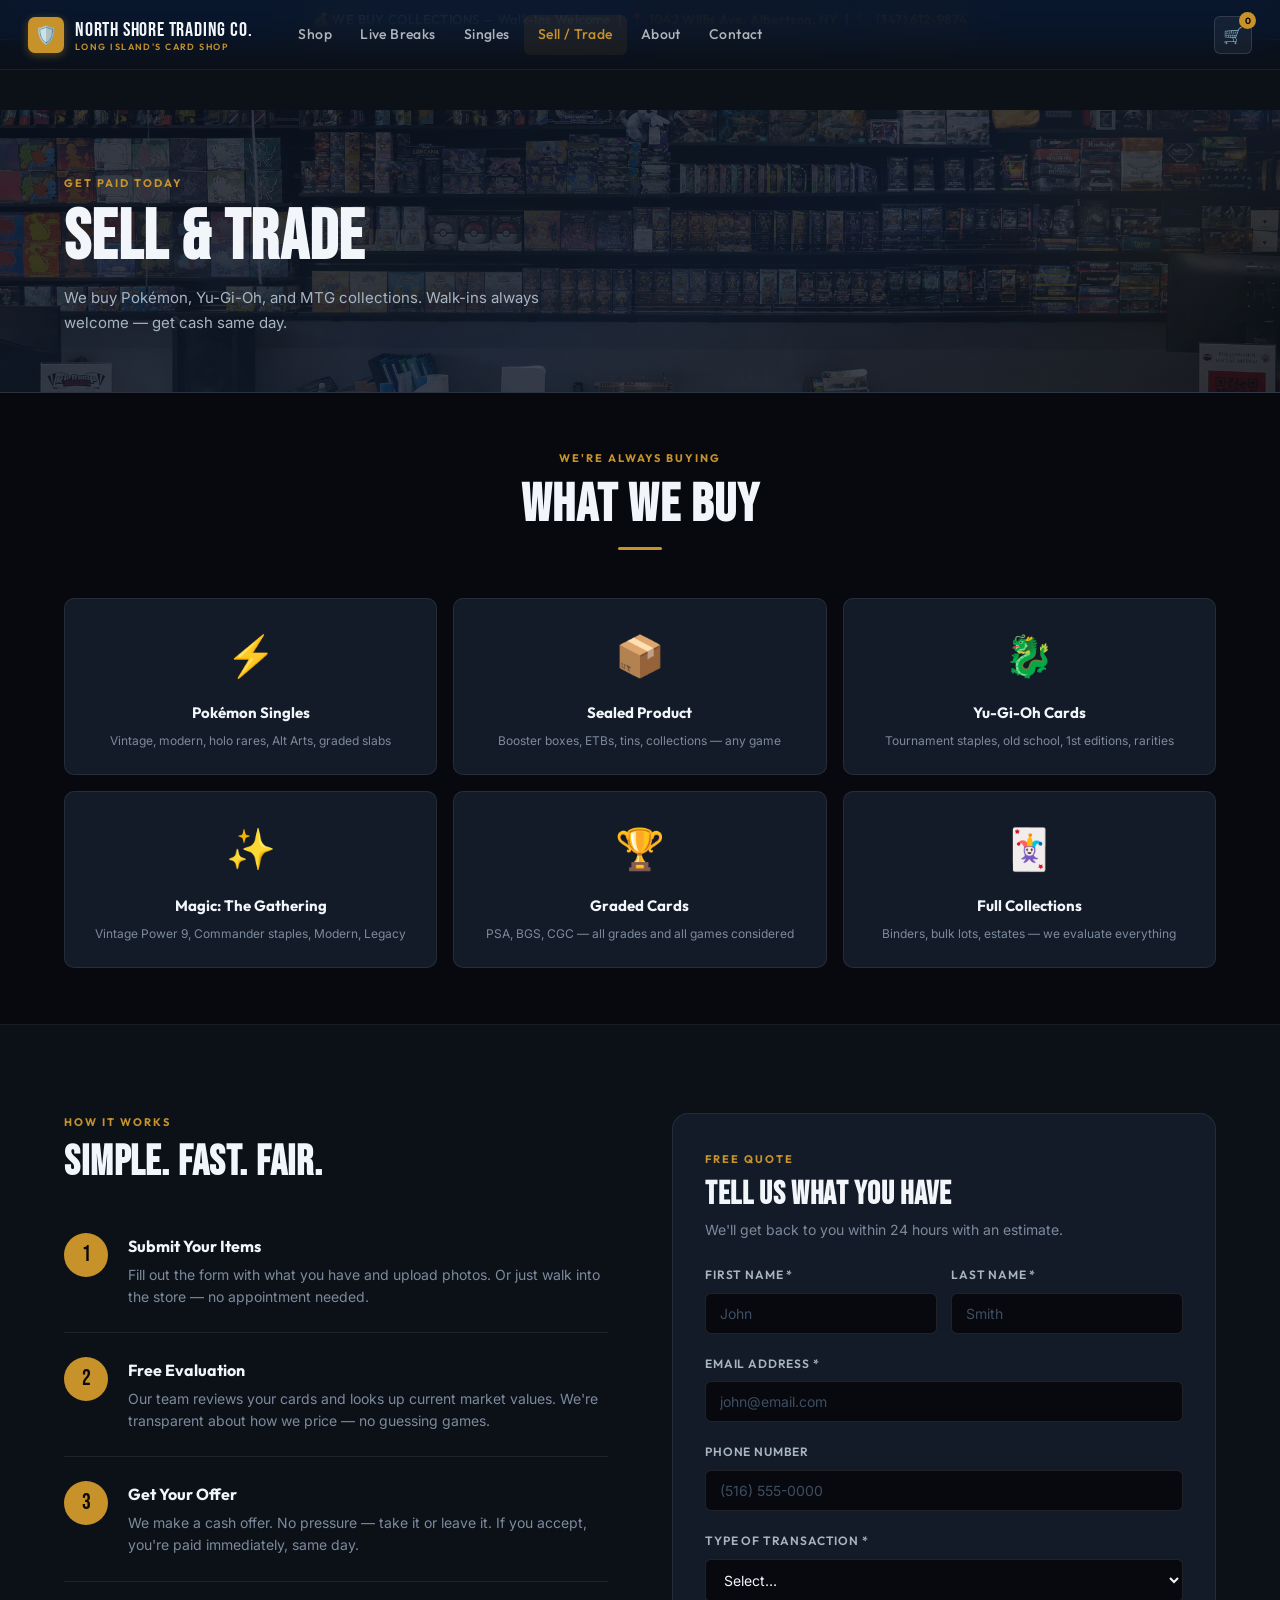
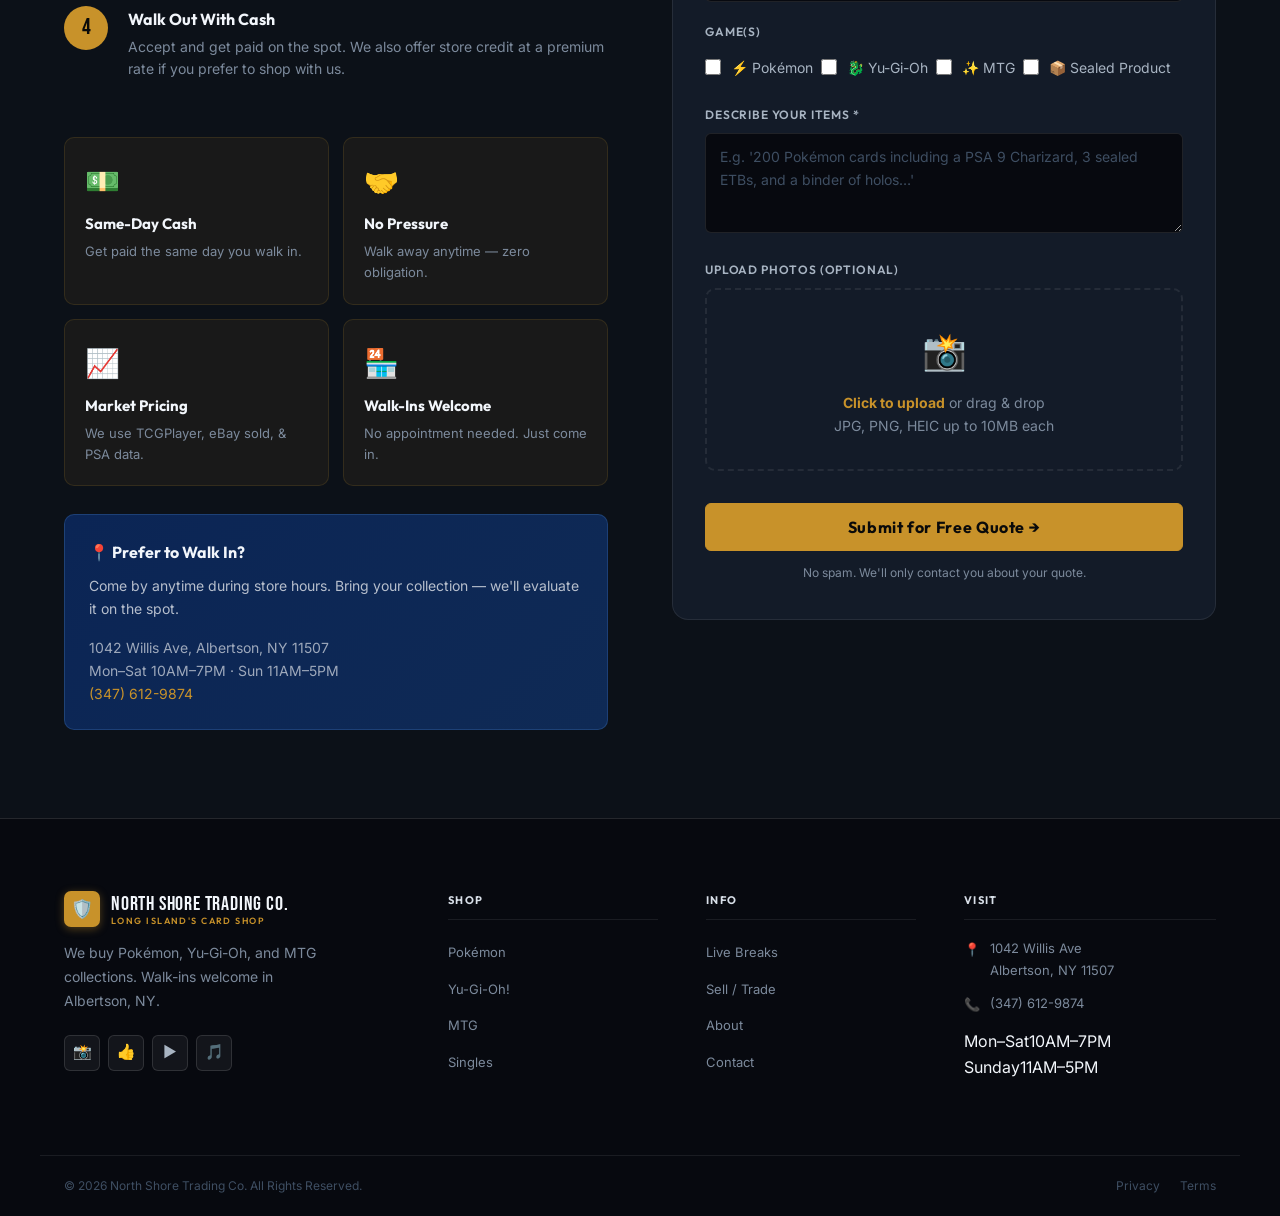
<file: sell.html>
<!DOCTYPE html>
<html lang="en">
<head>
  <meta charset="UTF-8" />
  <meta name="viewport" content="width=device-width, initial-scale=1.0" />
  <title>Sell & Trade — North Shore Trading Co. | Buy Collections Long Island NY</title>
  <meta name="description" content="Sell your Pokémon, Yu-Gi-Oh, and MTG cards to North Shore Trading Co. in Albertson, NY. Walk-ins welcome, same-day cash. Get a free quote today." />
  <link rel="stylesheet" href="style.css" />
  <style>
    .sell-grid { display: grid; grid-template-columns: 1fr 1fr; gap: 64px; align-items: start; }
    .what-we-buy { display: grid; grid-template-columns: repeat(3, 1fr); gap: 16px; margin-top: 32px; }
    .buy-card {
      background: var(--bg-card);
      border: 1px solid var(--border);
      border-radius: var(--radius-md);
      padding: 24px 20px;
      text-align: center;
      transition: all var(--transition);
    }
    .buy-card:hover { border-color: var(--border-gold); transform: translateY(-3px); box-shadow: var(--shadow-gold); }
    .buy-card-icon { font-size: 40px; margin-bottom: 12px; }
    .buy-card-title { font-family: var(--font-sub); font-weight: 700; font-size: 15px; color: var(--white); margin-bottom: 6px; }
    .buy-card-desc { font-size: 12px; color: var(--gray); line-height: 1.5; }
    .process-steps { display: flex; flex-direction: column; gap: 0; }
    .process-step {
      display: flex;
      gap: 20px;
      align-items: flex-start;
      padding: 24px 0;
      border-bottom: 1px solid var(--border);
      position: relative;
    }
    .process-step:last-child { border-bottom: none; }
    .process-num {
      width: 44px;
      height: 44px;
      border-radius: 50%;
      background: var(--gold);
      color: #0A0A0A;
      font-family: var(--font-head);
      font-size: 22px;
      display: flex;
      align-items: center;
      justify-content: center;
      flex-shrink: 0;
    }
    .process-title { font-family: var(--font-sub); font-weight: 700; font-size: 16px; color: var(--white); margin-bottom: 4px; }
    .process-desc { font-size: 14px; color: var(--gray); line-height: 1.6; }
    .form-card {
      background: var(--bg-card);
      border: 1px solid var(--border);
      border-radius: var(--radius-lg);
      padding: 36px 32px;
      position: sticky;
      top: calc(var(--nav-h) + 20px);
    }
    .file-drop {
      border: 2px dashed var(--border);
      border-radius: var(--radius-md);
      padding: 32px 20px;
      text-align: center;
      cursor: pointer;
      transition: all var(--transition);
      position: relative;
    }
    .file-drop:hover, .file-drop.drag-over {
      border-color: var(--gold);
      background: rgba(200,146,42,0.04);
    }
    .file-drop input[type="file"] {
      position: absolute;
      inset: 0;
      opacity: 0;
      cursor: pointer;
      width: 100%;
      height: 100%;
    }
    .file-drop-icon { font-size: 36px; margin-bottom: 10px; }
    .file-drop-text { font-size: 14px; color: var(--gray); }
    .file-drop-text strong { color: var(--gold); }
    .file-preview { display: flex; flex-wrap: wrap; gap: 8px; margin-top: 12px; }
    .file-chip {
      background: rgba(200,146,42,0.1);
      border: 1px solid rgba(200,146,42,0.25);
      border-radius: var(--radius-sm);
      padding: 4px 10px;
      font-size: 12px;
      color: var(--gold);
      display: flex;
      align-items: center;
      gap: 6px;
    }
    .file-chip button { background: none; border: none; color: var(--gray); cursor: pointer; font-size: 14px; line-height: 1; padding: 0; }
    .success-msg {
      background: rgba(34,197,94,0.1);
      border: 1px solid rgba(34,197,94,0.3);
      border-radius: var(--radius-md);
      padding: 24px;
      text-align: center;
      display: none;
    }
    .success-msg.show { display: block; }
    @media (max-width: 1024px) { .sell-grid { gap: 40px; } }
    @media (max-width: 768px) {
      .sell-grid { grid-template-columns: 1fr; }
      .form-card { position: static; }
      .what-we-buy { grid-template-columns: repeat(2, 1fr); }
    }
    @media (max-width: 480px) { .what-we-buy { grid-template-columns: 1fr 1fr; } }
  </style>
</head>
<body>

<div class="announcement-strip">
  💰 WE BUY COLLECTIONS — Walk-Ins Welcome &nbsp;|&nbsp; 📍 <a href="about.html">1042 Willis Ave, Albertson, NY</a> &nbsp;|&nbsp; 📞 <a href="tel:+13476129874">(347) 612-9874</a>
</div>
<header class="site-header" id="siteHeader">
  <div class="header-inner">
    <a href="index.html" class="site-logo"><div class="logo-icon">🛡️</div><div class="logo-text-wrap"><span class="logo-main">North Shore Trading Co.</span><span class="logo-sub">Long Island's Card Shop</span></div></a>
    <nav class="main-nav">
      <a href="shop.html" class="nav-link">Shop</a>
      <a href="breaks.html" class="nav-link">Live Breaks</a>
      <a href="singles.html" class="nav-link">Singles</a>
      <a href="sell.html" class="nav-link active">Sell / Trade</a>
      <a href="about.html" class="nav-link">About</a>
      <a href="contact.html" class="nav-link">Contact</a>
    </nav>
    <div class="header-actions">
      <button class="header-icon-btn">🛒<span class="cart-count">0</span></button>
      <button class="hamburger" onclick="openMobile()"><span></span><span></span><span></span></button>
    </div>
  </div>
</header>
<div class="mobile-menu" id="mobileMenu">
  <div class="mobile-menu-header">
    <a href="index.html" class="site-logo"><div class="logo-icon">🛡️</div><div class="logo-text-wrap"><span class="logo-main">North Shore Trading Co.</span><span class="logo-sub">Long Island's Card Shop</span></div></a>
    <button class="mobile-close" onclick="closeMobile()">✕</button>
  </div>
  <nav class="mobile-nav-links">
    <a href="shop.html">Shop</a><a href="breaks.html">Live Breaks</a><a href="singles.html">Singles</a>
    <a href="sell.html">Sell / Trade</a><a href="about.html">About</a><a href="contact.html">Contact</a>
  </nav>
</div>

<div class="page-body">
  <div class="page-hero" style="position:relative;overflow:hidden">
    <img src="images/store-interior.jpg" alt="North Shore Trading Co. store interior"
         style="position:absolute;inset:0;width:100%;height:100%;object-fit:cover;object-position:center 35%;opacity:0.2" loading="eager" />
    <div class="container" style="position:relative;z-index:1">
      <div class="section-eyebrow">Get Paid Today</div>
      <h1 class="page-hero-title">Sell & Trade</h1>
      <p class="page-hero-sub">We buy Pokémon, Yu-Gi-Oh, and MTG collections. Walk-ins always welcome — get cash same day.</p>
    </div>
  </div>

  <!-- What We Buy -->
  <section style="background:var(--bg-dark);border-bottom:1px solid var(--border);padding:56px 0">
    <div class="container">
      <div class="section-header centered">
        <div class="section-eyebrow">We're Always Buying</div>
        <h2 class="section-title">What We Buy</h2>
        <div class="divider"></div>
      </div>
      <div class="what-we-buy">
        <div class="buy-card"><div class="buy-card-icon">⚡</div><div class="buy-card-title">Pokémon Singles</div><div class="buy-card-desc">Vintage, modern, holo rares, Alt Arts, graded slabs</div></div>
        <div class="buy-card"><div class="buy-card-icon">📦</div><div class="buy-card-title">Sealed Product</div><div class="buy-card-desc">Booster boxes, ETBs, tins, collections — any game</div></div>
        <div class="buy-card"><div class="buy-card-icon">🐉</div><div class="buy-card-title">Yu-Gi-Oh Cards</div><div class="buy-card-desc">Tournament staples, old school, 1st editions, rarities</div></div>
        <div class="buy-card"><div class="buy-card-icon">✨</div><div class="buy-card-title">Magic: The Gathering</div><div class="buy-card-desc">Vintage Power 9, Commander staples, Modern, Legacy</div></div>
        <div class="buy-card"><div class="buy-card-icon">🏆</div><div class="buy-card-title">Graded Cards</div><div class="buy-card-desc">PSA, BGS, CGC — all grades and all games considered</div></div>
        <div class="buy-card"><div class="buy-card-icon">🃏</div><div class="buy-card-title">Full Collections</div><div class="buy-card-desc">Binders, bulk lots, estates — we evaluate everything</div></div>
      </div>
    </div>
  </section>

  <!-- Main Sell Section -->
  <section class="section" style="background:var(--bg)">
    <div class="container">
      <div class="sell-grid">

        <!-- Left: Info -->
        <div>
          <div class="section-eyebrow">How It Works</div>
          <h2 class="section-title" style="font-size:42px;margin-bottom:24px">Simple. Fast. Fair.</h2>
          <div class="process-steps">
            <div class="process-step">
              <div class="process-num">1</div>
              <div>
                <div class="process-title">Submit Your Items</div>
                <p class="process-desc">Fill out the form with what you have and upload photos. Or just walk into the store — no appointment needed.</p>
              </div>
            </div>
            <div class="process-step">
              <div class="process-num">2</div>
              <div>
                <div class="process-title">Free Evaluation</div>
                <p class="process-desc">Our team reviews your cards and looks up current market values. We're transparent about how we price — no guessing games.</p>
              </div>
            </div>
            <div class="process-step">
              <div class="process-num">3</div>
              <div>
                <div class="process-title">Get Your Offer</div>
                <p class="process-desc">We make a cash offer. No pressure — take it or leave it. If you accept, you're paid immediately, same day.</p>
              </div>
            </div>
            <div class="process-step">
              <div class="process-num">4</div>
              <div>
                <div class="process-title">Walk Out With Cash</div>
                <p class="process-desc">Accept and get paid on the spot. We also offer store credit at a premium rate if you prefer to shop with us.</p>
              </div>
            </div>
          </div>

          <!-- Trust signals -->
          <div style="display:grid;grid-template-columns:1fr 1fr;gap:14px;margin-top:32px">
            <div style="background:rgba(200,146,42,0.07);border:1px solid rgba(200,146,42,0.15);border-radius:var(--radius-md);padding:20px">
              <div style="font-size:28px;margin-bottom:8px">💵</div>
              <div style="font-family:var(--font-sub);font-weight:700;font-size:15px;color:var(--white);margin-bottom:4px">Same-Day Cash</div>
              <div style="font-size:13px;color:var(--gray)">Get paid the same day you walk in.</div>
            </div>
            <div style="background:rgba(200,146,42,0.07);border:1px solid rgba(200,146,42,0.15);border-radius:var(--radius-md);padding:20px">
              <div style="font-size:28px;margin-bottom:8px">🤝</div>
              <div style="font-family:var(--font-sub);font-weight:700;font-size:15px;color:var(--white);margin-bottom:4px">No Pressure</div>
              <div style="font-size:13px;color:var(--gray)">Walk away anytime — zero obligation.</div>
            </div>
            <div style="background:rgba(200,146,42,0.07);border:1px solid rgba(200,146,42,0.15);border-radius:var(--radius-md);padding:20px">
              <div style="font-size:28px;margin-bottom:8px">📈</div>
              <div style="font-family:var(--font-sub);font-weight:700;font-size:15px;color:var(--white);margin-bottom:4px">Market Pricing</div>
              <div style="font-size:13px;color:var(--gray)">We use TCGPlayer, eBay sold, & PSA data.</div>
            </div>
            <div style="background:rgba(200,146,42,0.07);border:1px solid rgba(200,146,42,0.15);border-radius:var(--radius-md);padding:20px">
              <div style="font-size:28px;margin-bottom:8px">🏪</div>
              <div style="font-family:var(--font-sub);font-weight:700;font-size:15px;color:var(--white);margin-bottom:4px">Walk-Ins Welcome</div>
              <div style="font-size:13px;color:var(--gray)">No appointment needed. Just come in.</div>
            </div>
          </div>

          <div style="background:linear-gradient(135deg,var(--navy),#0f2a55);border:1px solid rgba(96,165,250,0.2);border-radius:var(--radius-md);padding:24px;margin-top:28px">
            <div style="font-family:var(--font-sub);font-weight:700;font-size:16px;color:var(--white);margin-bottom:8px">📍 Prefer to Walk In?</div>
            <p style="font-size:14px;color:rgba(255,255,255,0.7);margin-bottom:16px">Come by anytime during store hours. Bring your collection — we'll evaluate it on the spot.</p>
            <div style="font-size:14px;color:rgba(255,255,255,0.6)">
              1042 Willis Ave, Albertson, NY 11507<br>
              Mon–Sat 10AM–7PM · Sun 11AM–5PM<br>
              <a href="tel:+13476129874" style="color:var(--gold)">(347) 612-9874</a>
            </div>
          </div>
        </div>

        <!-- Right: Form -->
        <div class="form-card">
          <div style="margin-bottom:24px">
            <div class="section-eyebrow">Free Quote</div>
            <h3 style="font-family:var(--font-head);font-size:32px;color:var(--white);margin-bottom:6px">Tell Us What You Have</h3>
            <p style="font-size:14px;color:var(--gray)">We'll get back to you within 24 hours with an estimate.</p>
          </div>

          <div class="success-msg" id="successMsg">
            <div style="font-size:48px;margin-bottom:12px">✅</div>
            <div style="font-family:var(--font-sub);font-weight:700;font-size:20px;color:var(--white);margin-bottom:8px">Request Submitted!</div>
            <p style="font-size:14px;color:var(--gray)">We'll review your submission and get back to you within 24 hours. Or call us at <a href="tel:+13476129874" style="color:var(--gold)">(347) 612-9874</a> for a faster response.</p>
          </div>

          <form id="sellForm" onsubmit="submitForm(event)">
            <div style="display:grid;grid-template-columns:1fr 1fr;gap:14px">
              <div class="form-group">
                <label class="form-label">First Name *</label>
                <input type="text" class="form-control" placeholder="John" required />
              </div>
              <div class="form-group">
                <label class="form-label">Last Name *</label>
                <input type="text" class="form-control" placeholder="Smith" required />
              </div>
            </div>
            <div class="form-group">
              <label class="form-label">Email Address *</label>
              <input type="email" class="form-control" placeholder="john@email.com" required />
            </div>
            <div class="form-group">
              <label class="form-label">Phone Number</label>
              <input type="tel" class="form-control" placeholder="(516) 555-0000" />
            </div>
            <div class="form-group">
              <label class="form-label">Type of Transaction *</label>
              <select class="form-control" required>
                <option value="">Select…</option>
                <option>Selling my collection for cash</option>
                <option>Trading for store credit</option>
                <option>Trading for other cards</option>
                <option>Not sure — just want a quote</option>
              </select>
            </div>
            <div class="form-group">
              <label class="form-label">Game(s)</label>
              <div style="display:flex;flex-wrap:wrap;gap:8px;margin-top:4px">
                <label class="form-check"><input type="checkbox" /> ⚡ Pokémon</label>
                <label class="form-check"><input type="checkbox" /> 🐉 Yu-Gi-Oh</label>
                <label class="form-check"><input type="checkbox" /> ✨ MTG</label>
                <label class="form-check"><input type="checkbox" /> 📦 Sealed Product</label>
              </div>
            </div>
            <div class="form-group">
              <label class="form-label">Describe Your Items *</label>
              <textarea class="form-control" placeholder="E.g. '200 Pokémon cards including a PSA 9 Charizard, 3 sealed ETBs, and a binder of holos…'" required style="min-height:100px"></textarea>
            </div>
            <div class="form-group">
              <label class="form-label">Upload Photos (optional)</label>
              <div class="file-drop" id="fileDrop">
                <input type="file" multiple accept="image/*" onchange="handleFiles(this.files)" />
                <div class="file-drop-icon">📸</div>
                <div class="file-drop-text"><strong>Click to upload</strong> or drag & drop<br>JPG, PNG, HEIC up to 10MB each</div>
              </div>
              <div class="file-preview" id="filePreview"></div>
            </div>
            <button type="submit" class="btn btn-gold btn-full" style="font-size:16px;padding:15px">
              Submit for Free Quote →
            </button>
            <p style="font-size:12px;color:var(--gray);text-align:center;margin-top:12px">No spam. We'll only contact you about your quote.</p>
          </form>
        </div>

      </div>
    </div>
  </section>
</div>

<footer class="site-footer">
  <div class="footer-grid">
    <div class="footer-brand">
      <a href="index.html" class="site-logo footer-logo"><div class="logo-icon">🛡️</div><div class="logo-text-wrap"><span class="logo-main">North Shore Trading Co.</span><span class="logo-sub">Long Island's Card Shop</span></div></a>
      <p class="footer-tagline" style="margin-top:14px">We buy Pokémon, Yu-Gi-Oh, and MTG collections. Walk-ins welcome in Albertson, NY.</p>
      <div class="footer-social"><a href="https://www.instagram.com/northshoretradingco" target="_blank" rel="noopener" class="social-icon">📸</a><a href="https://www.facebook.com/northshoretradingco" target="_blank" rel="noopener" class="social-icon">👍</a><a href="https://www.youtube.com/@NorthShoreTradingCo" target="_blank" rel="noopener" class="social-icon">▶️</a><a href="https://www.tiktok.com/@northshoretradingco" target="_blank" rel="noopener" class="social-icon">🎵</a></div>
    </div>
    <div class="footer-col"><h4>Shop</h4><ul class="footer-links"><li><a href="shop.html?cat=pokemon">Pokémon</a></li><li><a href="shop.html?cat=yugioh">Yu-Gi-Oh!</a></li><li><a href="shop.html?cat=mtg">MTG</a></li><li><a href="singles.html">Singles</a></li></ul></div>
    <div class="footer-col"><h4>Info</h4><ul class="footer-links"><li><a href="breaks.html">Live Breaks</a></li><li><a href="sell.html">Sell / Trade</a></li><li><a href="about.html">About</a></li><li><a href="contact.html">Contact</a></li></ul></div>
    <div class="footer-col"><h4>Visit</h4>
      <div class="footer-contact-item"><span>📍</span><span>1042 Willis Ave<br>Albertson, NY 11507</span></div>
      <div class="footer-contact-item"><span>📞</span><a href="tel:+13476129874">(347) 612-9874</a></div>
      <div class="footer-hours" style="margin-top:12px"><div class="hours-row"><span class="day">Mon–Sat</span><span>10AM–7PM</span></div><div class="hours-row"><span class="day">Sunday</span><span>11AM–5PM</span></div></div>
    </div>
  </div>
  <div class="footer-bottom"><span>© 2026 North Shore Trading Co. All Rights Reserved.</span><div class="footer-bottom-links"><a href="contact.html#privacy">Privacy</a><a href="contact.html#terms">Terms</a></div></div>
</footer>

<script>
  window.addEventListener('scroll',()=>document.getElementById('siteHeader').classList.toggle('scrolled',window.scrollY>40));
  function openMobile(){document.getElementById('mobileMenu').classList.add('open');document.body.style.overflow='hidden';}
  function closeMobile(){document.getElementById('mobileMenu').classList.remove('open');document.body.style.overflow='';}

  function handleFiles(files){
    const preview=document.getElementById('filePreview');
    Array.from(files).forEach(f=>{
      const chip=document.createElement('div');
      chip.className='file-chip';
      chip.innerHTML=`📎 ${f.name.length>20?f.name.slice(0,18)+'…':f.name} <button onclick="this.parentElement.remove()">×</button>`;
      preview.appendChild(chip);
    });
  }

  // Drag & drop
  const drop=document.getElementById('fileDrop');
  drop.addEventListener('dragover',e=>{e.preventDefault();drop.classList.add('drag-over');});
  drop.addEventListener('dragleave',()=>drop.classList.remove('drag-over'));
  drop.addEventListener('drop',e=>{e.preventDefault();drop.classList.remove('drag-over');handleFiles(e.dataTransfer.files);});

  function submitForm(e){
    e.preventDefault();
    document.getElementById('sellForm').style.display='none';
    document.getElementById('successMsg').classList.add('show');
    window.scrollTo({top:document.getElementById('sellForm').offsetTop-100,behavior:'smooth'});
  }
</script>
</body>
</html>
</file>
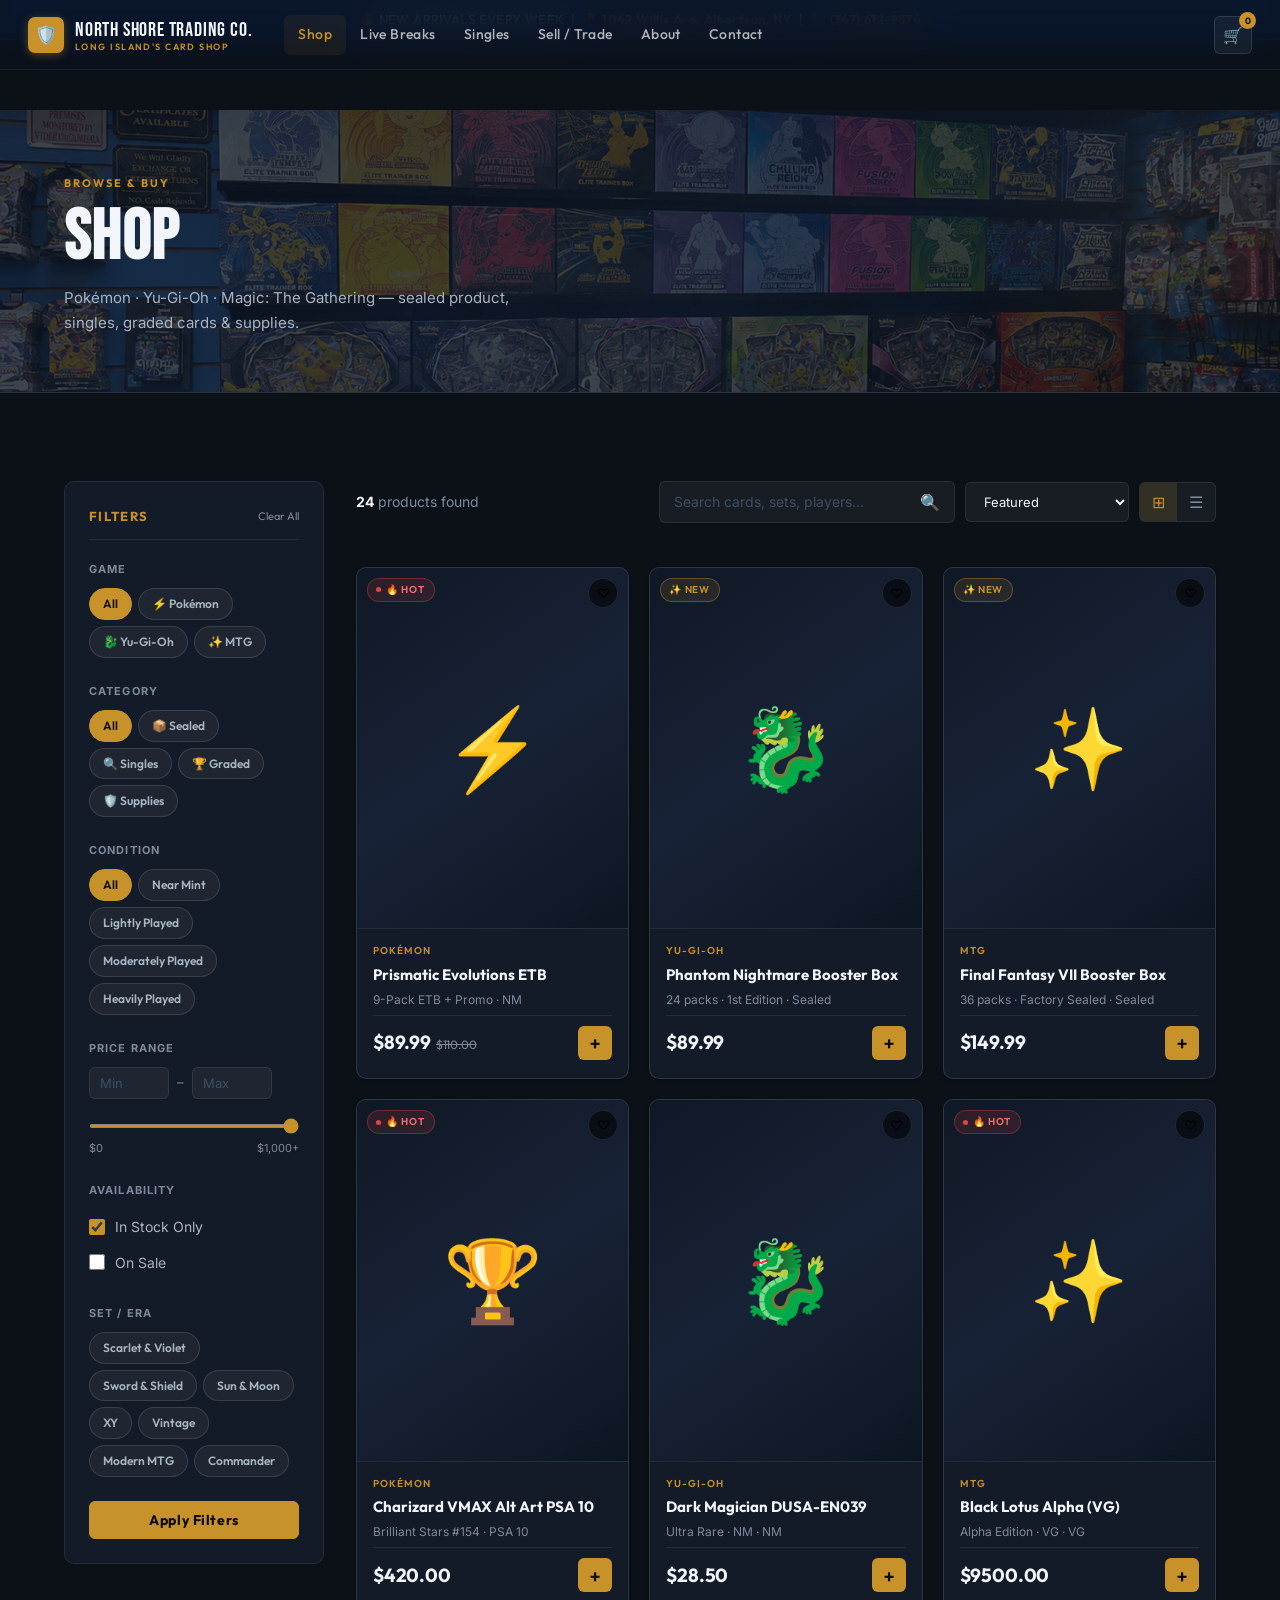
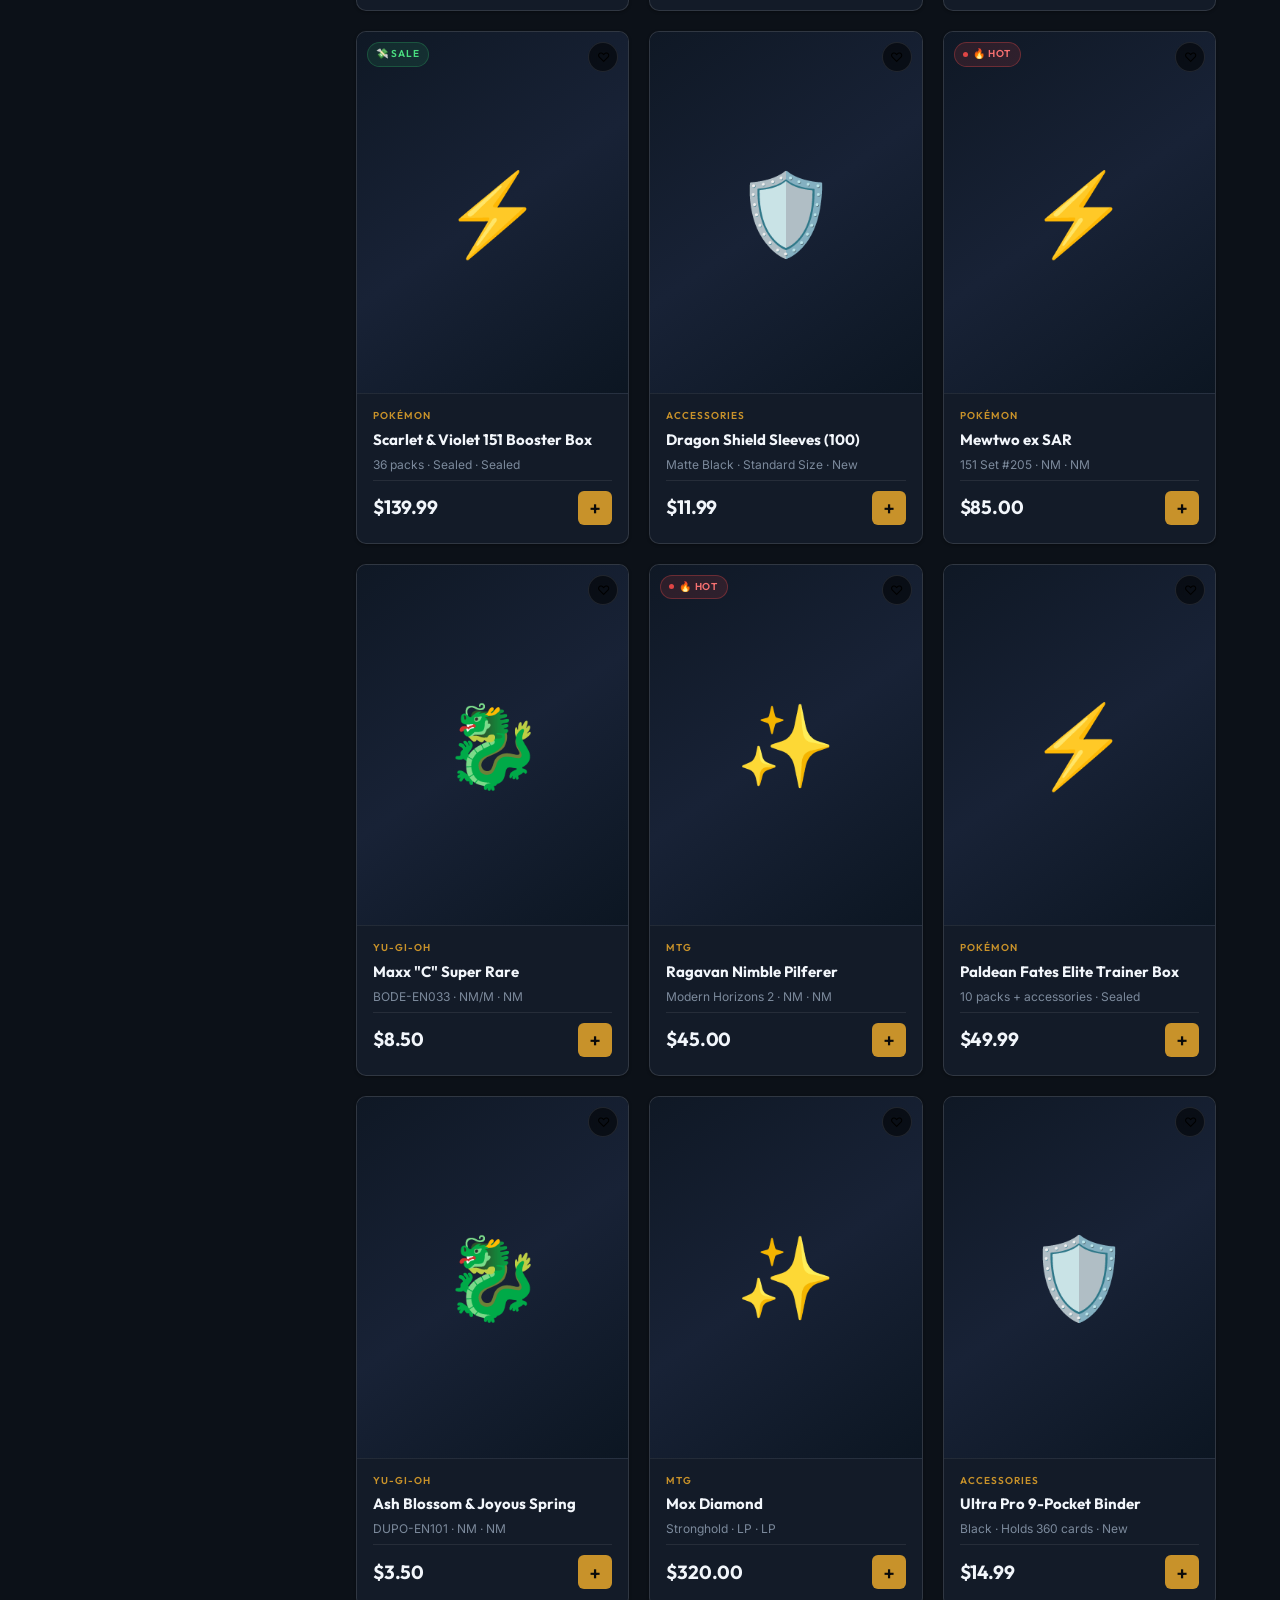
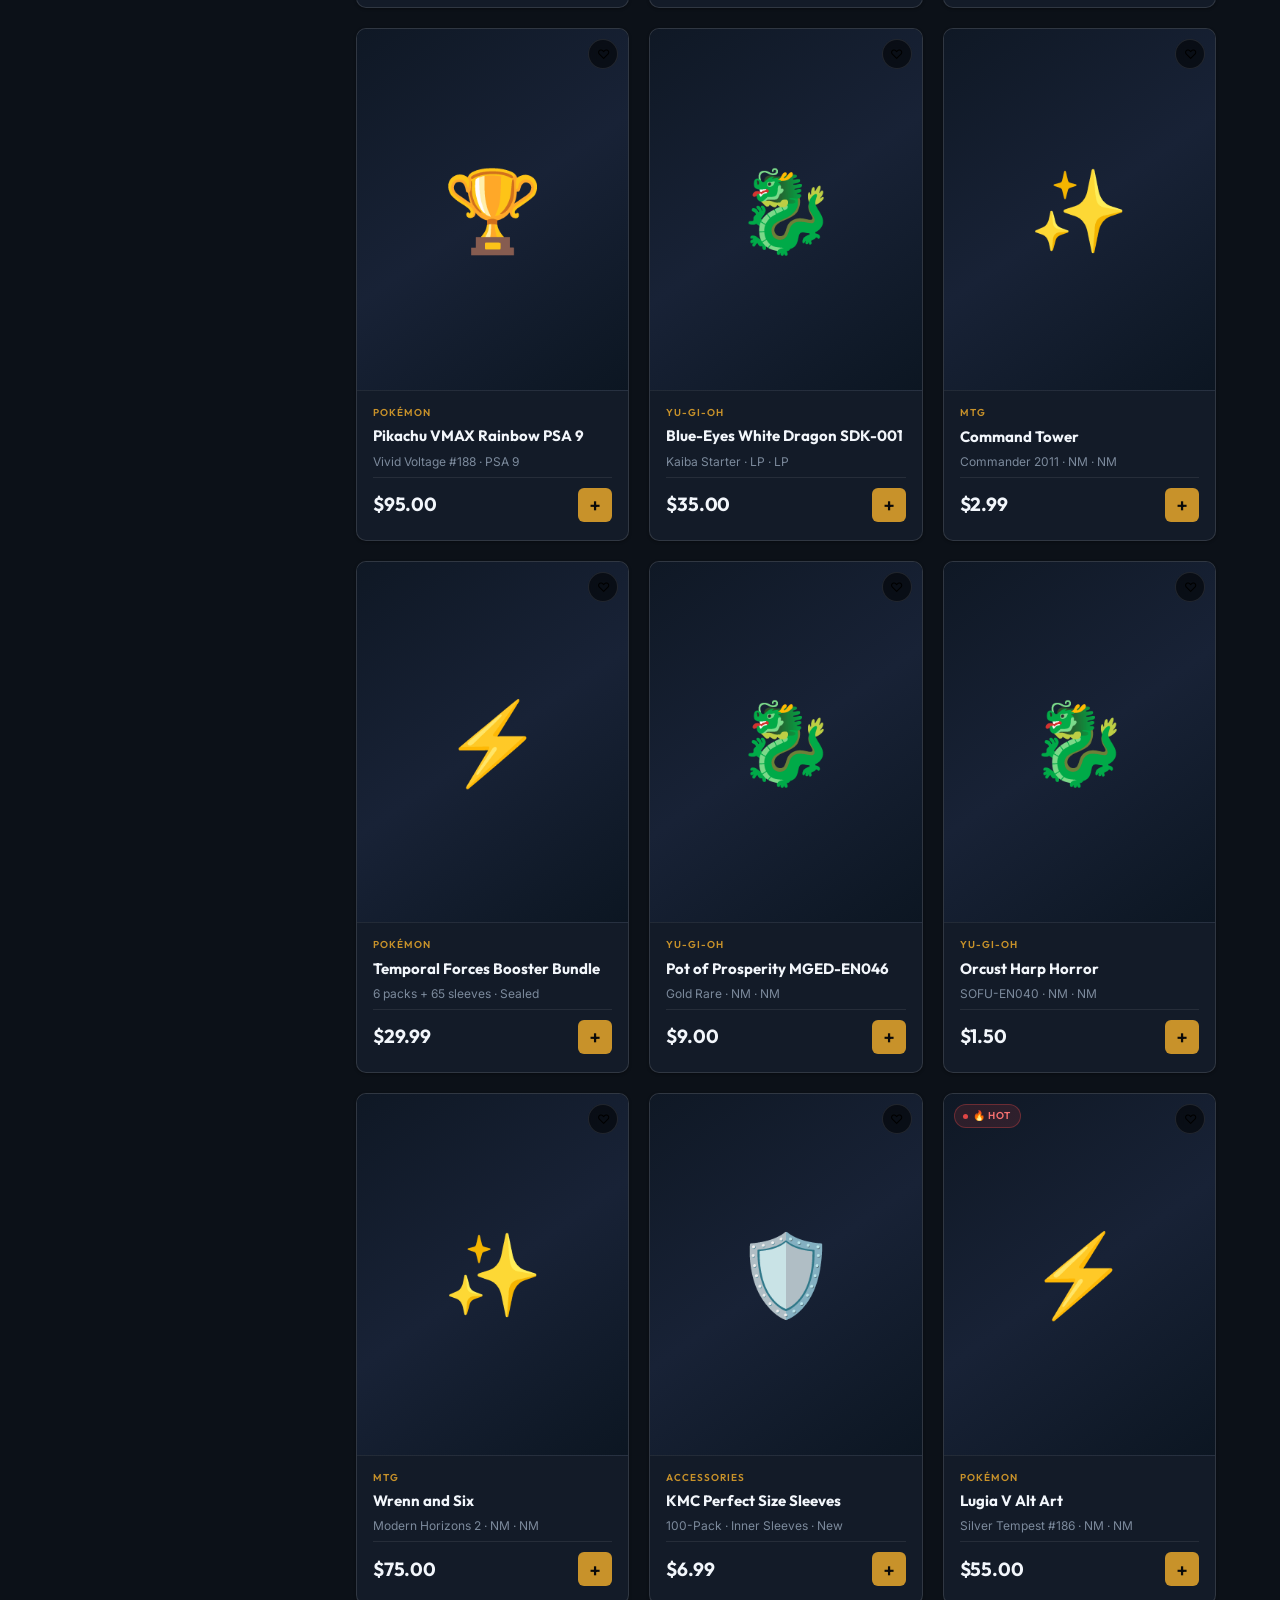
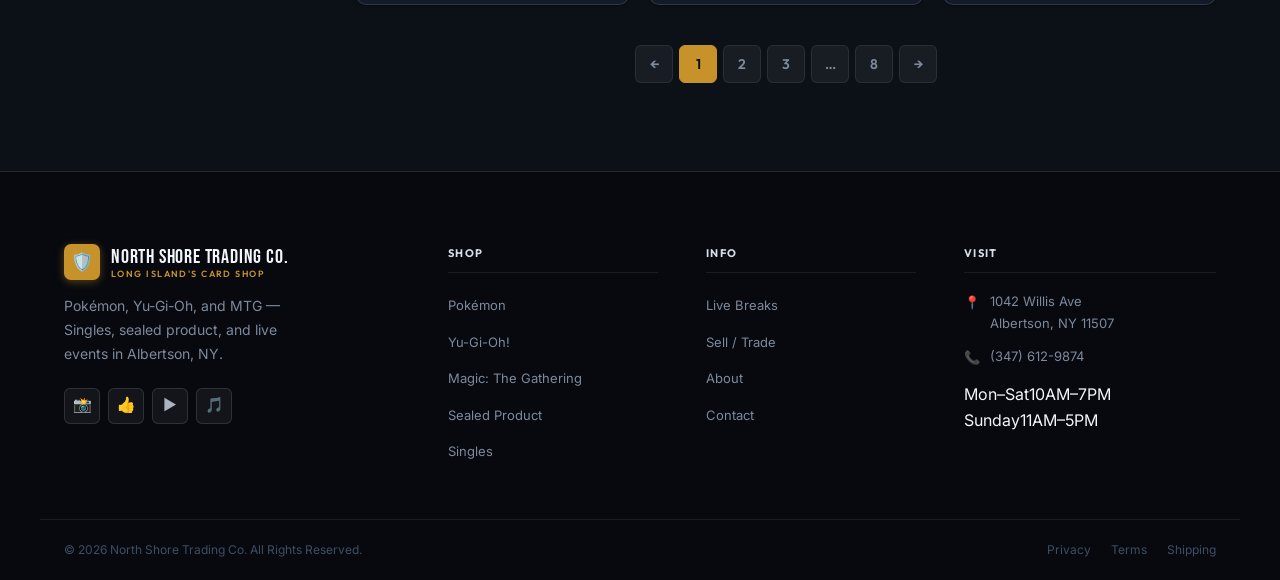
<file: shop.html>
<!DOCTYPE html>
<html lang="en">
<head>
  <meta charset="UTF-8" />
  <meta name="viewport" content="width=device-width, initial-scale=1.0" />
  <title>Shop — North Shore Trading Co. | Trading Cards Long Island NY</title>
  <meta name="description" content="Shop Pokémon, Yu-Gi-Oh, and Magic: The Gathering cards, sealed product, singles, and graded cards at North Shore Trading Co. in Albertson, NY." />
  <link rel="stylesheet" href="style.css" />
  <style>
    .shop-layout {
      display: grid;
      grid-template-columns: 260px 1fr;
      gap: 32px;
      align-items: start;
    }
    /* Filter Sidebar */
    .filter-sidebar {
      background: var(--bg-card);
      border: 1px solid var(--border);
      border-radius: var(--radius-md);
      padding: 24px;
      position: sticky;
      top: calc(var(--nav-h) + 20px);
    }
    .filter-sidebar-title {
      font-family: var(--font-sub);
      font-weight: 700;
      font-size: 13px;
      letter-spacing: 0.1em;
      text-transform: uppercase;
      color: var(--gold);
      margin-bottom: 20px;
      padding-bottom: 12px;
      border-bottom: 1px solid var(--border);
      display: flex;
      align-items: center;
      justify-content: space-between;
    }
    .filter-clear {
      font-size: 11px;
      color: var(--gray);
      cursor: pointer;
      font-weight: 400;
      text-transform: none;
      letter-spacing: 0;
      transition: color var(--transition);
    }
    .filter-clear:hover { color: var(--gold); }
    .filter-group { margin-bottom: 24px; }
    .filter-group-label {
      font-size: 11px;
      font-weight: 700;
      letter-spacing: 0.1em;
      text-transform: uppercase;
      color: var(--gray);
      margin-bottom: 10px;
    }
    .filter-tags { display: flex; flex-wrap: wrap; gap: 6px; }
    .price-inputs {
      display: flex;
      gap: 8px;
      align-items: center;
      margin-bottom: 10px;
    }
    .price-inputs input {
      width: 80px;
      background: rgba(255,255,255,0.05);
      border: 1px solid var(--border);
      color: var(--white);
      font-size: 13px;
      padding: 7px 10px;
      border-radius: var(--radius-sm);
      min-width: 0;
    }
    .price-inputs input:focus { border-color: var(--gold); outline: none; }
    .price-inputs span { color: var(--gray); font-size: 13px; }

    /* Shop Header */
    .shop-header {
      display: flex;
      align-items: center;
      justify-content: space-between;
      gap: 16px;
      margin-bottom: 24px;
      flex-wrap: wrap;
    }
    .shop-count {
      font-size: 14px;
      color: var(--gray);
    }
    .shop-count strong { color: var(--white); }
    .shop-controls {
      display: flex;
      align-items: center;
      gap: 10px;
    }
    .search-bar {
      display: flex;
      align-items: center;
      gap: 0;
      background: rgba(255,255,255,0.05);
      border: 1px solid var(--border);
      border-radius: var(--radius-sm);
      overflow: hidden;
      transition: border-color var(--transition);
      flex: 1;
      min-width: 220px;
    }
    .search-bar:focus-within { border-color: var(--gold); }
    .search-bar input {
      flex: 1;
      background: none;
      border: none;
      color: var(--white);
      font-size: 14px;
      padding: 10px 14px;
      outline: none;
    }
    .search-bar button {
      background: none;
      border: none;
      padding: 10px 14px;
      color: var(--gray);
      font-size: 16px;
      cursor: pointer;
      transition: color var(--transition);
    }
    .search-bar button:hover { color: var(--gold); }
    .sort-select {
      background: rgba(255,255,255,0.05);
      border: 1px solid var(--border);
      color: var(--white);
      font-size: 13px;
      padding: 10px 14px;
      border-radius: var(--radius-sm);
      cursor: pointer;
      outline: none;
    }
    .sort-select:focus { border-color: var(--gold); }
    .sort-select option { background: var(--bg-card); }
    .view-toggle {
      display: flex;
      background: rgba(255,255,255,0.05);
      border: 1px solid var(--border);
      border-radius: var(--radius-sm);
      overflow: hidden;
    }
    .view-btn {
      padding: 9px 12px;
      font-size: 16px;
      cursor: pointer;
      background: none;
      border: none;
      color: var(--gray);
      transition: all var(--transition);
    }
    .view-btn.active { background: rgba(200,146,42,0.15); color: var(--gold); }

    /* Products */
    .products-grid-shop {
      display: grid;
      grid-template-columns: repeat(3, 1fr);
      gap: 20px;
    }
    .products-grid-shop.list-view {
      grid-template-columns: 1fr;
    }
    .products-grid-shop.list-view .product-card {
      flex-direction: row;
      max-height: 140px;
    }
    .products-grid-shop.list-view .product-card-img {
      aspect-ratio: unset;
      width: 120px;
      min-width: 120px;
      font-size: 48px;
    }

    /* Pagination */
    .pagination {
      display: flex;
      align-items: center;
      justify-content: center;
      gap: 6px;
      margin-top: 40px;
    }
    .page-btn {
      width: 38px;
      height: 38px;
      border-radius: var(--radius-sm);
      background: rgba(255,255,255,0.05);
      border: 1px solid var(--border);
      color: var(--gray);
      font-size: 14px;
      cursor: pointer;
      display: flex;
      align-items: center;
      justify-content: center;
      transition: all var(--transition);
      font-family: var(--font-sub);
      font-weight: 600;
    }
    .page-btn:hover { border-color: var(--gold); color: var(--gold); }
    .page-btn.active { background: var(--gold); color: #0A0A0A; border-color: var(--gold); }

    /* Mobile filter toggle */
    .filter-toggle-btn {
      display: none;
      width: 100%;
      margin-bottom: 16px;
    }

    @media (max-width: 1024px) {
      .products-grid-shop { grid-template-columns: repeat(2, 1fr); }
    }
    @media (max-width: 768px) {
      .shop-layout { grid-template-columns: 1fr; }
      .filter-sidebar {
        display: none;
        position: fixed;
        top: 0; left: 0; right: 0; bottom: 0;
        z-index: 500;
        border-radius: 0;
        overflow-y: auto;
      }
      .filter-sidebar.open { display: block; }
      .filter-toggle-btn { display: flex; }
      .products-grid-shop { grid-template-columns: repeat(2, 1fr); gap: 12px; }
      .view-toggle { display: none; }
    }
    @media (max-width: 480px) {
      .products-grid-shop { grid-template-columns: 1fr 1fr; gap: 10px; }
      .search-bar { min-width: 0; }
    }
  </style>
</head>
<body>

<!-- Header (same pattern) -->
<div class="announcement-strip">
  🔥 NEW ARRIVALS EVERY WEEK &nbsp;|&nbsp; 📍 <a href="about.html">1042 Willis Ave, Albertson, NY</a> &nbsp;|&nbsp; 📞 <a href="tel:+13476129874">(347) 612-9874</a>
</div>
<header class="site-header" id="siteHeader">
  <div class="header-inner">
    <a href="index.html" class="site-logo">
      <div class="logo-icon">🛡️</div>
      <div class="logo-text-wrap">
        <span class="logo-main">North Shore Trading Co.</span>
        <span class="logo-sub">Long Island's Card Shop</span>
      </div>
    </a>
    <nav class="main-nav">
      <a href="shop.html" class="nav-link active">Shop</a>
      <a href="breaks.html" class="nav-link">Live Breaks</a>
      <a href="singles.html" class="nav-link">Singles</a>
      <a href="sell.html" class="nav-link">Sell / Trade</a>
      <a href="about.html" class="nav-link">About</a>
      <a href="contact.html" class="nav-link">Contact</a>
    </nav>
    <div class="header-actions">
      <button class="header-icon-btn" aria-label="Cart">🛒<span class="cart-count">0</span></button>
      <button class="hamburger" aria-label="Menu" onclick="openMobile()"><span></span><span></span><span></span></button>
    </div>
  </div>
</header>
<div class="mobile-menu" id="mobileMenu">
  <div class="mobile-menu-header">
    <a href="index.html" class="site-logo"><div class="logo-icon">🛡️</div><div class="logo-text-wrap"><span class="logo-main">North Shore Trading Co.</span><span class="logo-sub">Long Island's Card Shop</span></div></a>
    <button class="mobile-close" onclick="closeMobile()">✕</button>
  </div>
  <nav class="mobile-nav-links">
    <a href="shop.html" onclick="closeMobile()">Shop</a>
    <a href="breaks.html" onclick="closeMobile()">Live Breaks</a>
    <a href="singles.html" onclick="closeMobile()">Singles</a>
    <a href="sell.html" onclick="closeMobile()">Sell / Trade</a>
    <a href="about.html" onclick="closeMobile()">About</a>
    <a href="contact.html" onclick="closeMobile()">Contact</a>
  </nav>
</div>

<!-- Page Hero -->
<div class="page-body">
  <div class="page-hero" style="position:relative;overflow:hidden">
    <img src="images/shelves-sealed.jpg" alt="North Shore Trading Co. product shelves"
         style="position:absolute;inset:0;width:100%;height:100%;object-fit:cover;object-position:center 40%;opacity:0.22" loading="eager" />
    <div class="container" style="position:relative;z-index:1">
      <div class="section-eyebrow">Browse & Buy</div>
      <h1 class="page-hero-title">Shop</h1>
      <p class="page-hero-sub">Pokémon · Yu-Gi-Oh · Magic: The Gathering — sealed product, singles, graded cards & supplies.</p>
    </div>
  </div>

  <!-- Shop -->
  <section class="section" style="background:var(--bg)">
    <div class="container">

      <!-- Mobile filter toggle -->
      <button class="btn btn-outline filter-toggle-btn" onclick="document.getElementById('filterSidebar').classList.toggle('open')">
        ⚙️ Filter &amp; Sort
      </button>

      <div class="shop-layout">

        <!-- Sidebar -->
        <aside class="filter-sidebar" id="filterSidebar">
          <div class="filter-sidebar-title">
            Filters
            <span class="filter-clear" onclick="clearFilters()">Clear All</span>
          </div>

          <!-- Close button (mobile) -->
          <button onclick="document.getElementById('filterSidebar').classList.remove('open')" style="display:none;width:100%;margin-bottom:16px" class="btn btn-outline btn-sm" id="closeSidebar">✕ Close Filters</button>

          <div class="filter-group">
            <div class="filter-group-label">Game</div>
            <div class="filter-tags" id="gameFilters">
              <span class="tag active" data-filter="game" data-val="all">All</span>
              <span class="tag" data-filter="game" data-val="pokemon">⚡ Pokémon</span>
              <span class="tag" data-filter="game" data-val="yugioh">🐉 Yu-Gi-Oh</span>
              <span class="tag" data-filter="game" data-val="mtg">✨ MTG</span>
            </div>
          </div>

          <div class="filter-group">
            <div class="filter-group-label">Category</div>
            <div class="filter-tags" id="catFilters">
              <span class="tag active" data-filter="cat" data-val="all">All</span>
              <span class="tag" data-filter="cat" data-val="sealed">📦 Sealed</span>
              <span class="tag" data-filter="cat" data-val="singles">🔍 Singles</span>
              <span class="tag" data-filter="cat" data-val="graded">🏆 Graded</span>
              <span class="tag" data-filter="cat" data-val="supplies">🛡️ Supplies</span>
            </div>
          </div>

          <div class="filter-group">
            <div class="filter-group-label">Condition</div>
            <div class="filter-tags">
              <span class="tag active">All</span>
              <span class="tag">Near Mint</span>
              <span class="tag">Lightly Played</span>
              <span class="tag">Moderately Played</span>
              <span class="tag">Heavily Played</span>
            </div>
          </div>

          <div class="filter-group">
            <div class="filter-group-label">Price Range</div>
            <div class="price-inputs">
              <input type="number" placeholder="Min" id="priceMin" />
              <span>–</span>
              <input type="number" placeholder="Max" id="priceMax" />
            </div>
            <input type="range" min="0" max="1000" value="1000" id="priceRange" />
            <div style="display:flex;justify-content:space-between;font-size:11px;color:var(--gray);margin-top:4px">
              <span>$0</span><span>$1,000+</span>
            </div>
          </div>

          <div class="filter-group">
            <div class="filter-group-label">Availability</div>
            <label class="form-check">
              <input type="checkbox" checked /> In Stock Only
            </label>
            <label class="form-check">
              <input type="checkbox" /> On Sale
            </label>
          </div>

          <div class="filter-group">
            <div class="filter-group-label">Set / Era</div>
            <div class="filter-tags">
              <span class="tag">Scarlet &amp; Violet</span>
              <span class="tag">Sword &amp; Shield</span>
              <span class="tag">Sun &amp; Moon</span>
              <span class="tag">XY</span>
              <span class="tag">Vintage</span>
              <span class="tag">Modern MTG</span>
              <span class="tag">Commander</span>
            </div>
          </div>

          <button class="btn btn-gold btn-full" onclick="applyFilters()">Apply Filters</button>
        </aside>

        <!-- Main Content -->
        <div>
          <div class="shop-header">
            <div class="shop-count"><strong id="productCount">24</strong> products found</div>
            <div class="shop-controls">
              <div class="search-bar">
                <input type="text" placeholder="Search cards, sets, players…" id="searchInput" oninput="filterProducts()" />
                <button>🔍</button>
              </div>
              <select class="sort-select" id="sortSelect" onchange="filterProducts()">
                <option value="featured">Featured</option>
                <option value="newest">Newest First</option>
                <option value="price-asc">Price: Low → High</option>
                <option value="price-desc">Price: High → Low</option>
                <option value="name">Name A–Z</option>
              </select>
              <div class="view-toggle">
                <button class="view-btn active" id="gridBtn" onclick="setView('grid')" title="Grid view">⊞</button>
                <button class="view-btn" id="listBtn" onclick="setView('list')" title="List view">☰</button>
              </div>
            </div>
          </div>

          <!-- Active filter chips -->
          <div id="activeFilters" style="display:flex;flex-wrap:wrap;gap:6px;margin-bottom:20px"></div>

          <!-- Product Grid -->
          <div class="products-grid-shop" id="productGrid"></div>

          <!-- Pagination -->
          <div class="pagination">
            <button class="page-btn">←</button>
            <button class="page-btn active">1</button>
            <button class="page-btn">2</button>
            <button class="page-btn">3</button>
            <button class="page-btn">…</button>
            <button class="page-btn">8</button>
            <button class="page-btn">→</button>
          </div>
        </div>
      </div>
    </div>
  </section>
</div>

<!-- Footer -->
<footer class="site-footer">
  <div class="footer-grid">
    <div class="footer-brand">
      <a href="index.html" class="site-logo footer-logo"><div class="logo-icon">🛡️</div><div class="logo-text-wrap"><span class="logo-main">North Shore Trading Co.</span><span class="logo-sub">Long Island's Card Shop</span></div></a>
      <p class="footer-tagline" style="margin-top:14px">Pokémon, Yu-Gi-Oh, and MTG — Singles, sealed product, and live events in Albertson, NY.</p>
      <div class="footer-social">
        <a href="https://www.instagram.com/northshoretradingco" target="_blank" rel="noopener" class="social-icon">📸</a><a href="https://www.facebook.com/northshoretradingco" target="_blank" rel="noopener" class="social-icon">👍</a>
        <a href="https://www.youtube.com/@NorthShoreTradingCo" target="_blank" rel="noopener" class="social-icon">▶️</a><a href="https://www.tiktok.com/@northshoretradingco" target="_blank" rel="noopener" class="social-icon">🎵</a>
      </div>
    </div>
    <div class="footer-col"><h4>Shop</h4><ul class="footer-links">
      <li><a href="shop.html?cat=pokemon">Pokémon</a></li>
      <li><a href="shop.html?cat=yugioh">Yu-Gi-Oh!</a></li>
      <li><a href="shop.html?cat=mtg">Magic: The Gathering</a></li>
      <li><a href="shop.html?cat=sealed">Sealed Product</a></li>
      <li><a href="singles.html">Singles</a></li>
    </ul></div>
    <div class="footer-col"><h4>Info</h4><ul class="footer-links">
      <li><a href="breaks.html">Live Breaks</a></li>
      <li><a href="sell.html">Sell / Trade</a></li>
      <li><a href="about.html">About</a></li>
      <li><a href="contact.html">Contact</a></li>
    </ul></div>
    <div class="footer-col"><h4>Visit</h4>
      <div class="footer-contact-item"><span>📍</span><span>1042 Willis Ave<br>Albertson, NY 11507</span></div>
      <div class="footer-contact-item"><span>📞</span><a href="tel:+13476129874">(347) 612-9874</a></div>
      <div class="footer-hours" style="margin-top:12px">
        <div class="hours-row"><span class="day">Mon–Sat</span><span>10AM–7PM</span></div>
        <div class="hours-row"><span class="day">Sunday</span><span>11AM–5PM</span></div>
      </div>
    </div>
  </div>
  <div class="footer-bottom">
    <span>© 2026 North Shore Trading Co. All Rights Reserved.</span>
    <div class="footer-bottom-links"><a href="contact.html#privacy">Privacy</a><a href="contact.html#terms">Terms</a><a href="contact.html#shipping">Shipping</a></div>
  </div>
</footer>

<script>
  window.addEventListener('scroll', () => document.getElementById('siteHeader').classList.toggle('scrolled', window.scrollY > 40));
  function openMobile() { document.getElementById('mobileMenu').classList.add('open'); document.body.style.overflow='hidden'; }
  function closeMobile() { document.getElementById('mobileMenu').classList.remove('open'); document.body.style.overflow=''; }

  // On mobile, show close btn in sidebar
  if (window.innerWidth <= 768) document.getElementById('closeSidebar').style.display = 'flex';

  const allProducts = [
    { name:'Prismatic Evolutions ETB', game:'pokemon', cat:'sealed', price:89.99, was:110, badge:'hot', emoji:'⚡', desc:'9-Pack ETB + Promo', cond:'NM' },
    { name:'Phantom Nightmare Booster Box', game:'yugioh', cat:'sealed', price:89.99, badge:'new', emoji:'🐉', desc:'24 packs · 1st Edition', cond:'Sealed' },
    { name:'Final Fantasy VII Booster Box', game:'mtg', cat:'sealed', price:149.99, badge:'new', emoji:'✨', desc:'36 packs · Factory Sealed', cond:'Sealed' },
    { name:'Charizard VMAX Alt Art PSA 10', game:'pokemon', cat:'graded', price:420.00, badge:'hot', emoji:'🏆', desc:'Brilliant Stars #154', cond:'PSA 10' },
    { name:'Dark Magician DUSA-EN039', game:'yugioh', cat:'singles', price:28.50, emoji:'🐉', desc:'Ultra Rare · NM', cond:'NM' },
    { name:'Black Lotus Alpha (VG)', game:'mtg', cat:'singles', price:9500.00, badge:'hot', emoji:'✨', desc:'Alpha Edition · VG', cond:'VG' },
    { name:'Scarlet & Violet 151 Booster Box', game:'pokemon', cat:'sealed', price:139.99, badge:'sale', emoji:'⚡', desc:'36 packs · Sealed', cond:'Sealed' },
    { name:'Dragon Shield Sleeves (100)', game:'all', cat:'supplies', price:11.99, emoji:'🛡️', desc:'Matte Black · Standard Size', cond:'New' },
    { name:'Mewtwo ex SAR', game:'pokemon', cat:'singles', price:85.00, badge:'hot', emoji:'⚡', desc:'151 Set #205 · NM', cond:'NM' },
    { name:'Maxx "C" Super Rare', game:'yugioh', cat:'singles', price:8.50, emoji:'🐉', desc:'BODE-EN033 · NM/M', cond:'NM' },
    { name:'Ragavan Nimble Pilferer', game:'mtg', cat:'singles', price:45.00, badge:'hot', emoji:'✨', desc:'Modern Horizons 2 · NM', cond:'NM' },
    { name:'Paldean Fates Elite Trainer Box', game:'pokemon', cat:'sealed', price:49.99, emoji:'⚡', desc:'10 packs + accessories', cond:'Sealed' },
    { name:'Ash Blossom & Joyous Spring', game:'yugioh', cat:'singles', price:3.50, emoji:'🐉', desc:'DUPO-EN101 · NM', cond:'NM' },
    { name:'Mox Diamond', game:'mtg', cat:'singles', price:320.00, emoji:'✨', desc:'Stronghold · LP', cond:'LP' },
    { name:'Ultra Pro 9-Pocket Binder', game:'all', cat:'supplies', price:14.99, emoji:'🛡️', desc:'Black · Holds 360 cards', cond:'New' },
    { name:'Pikachu VMAX Rainbow PSA 9', game:'pokemon', cat:'graded', price:95.00, emoji:'🏆', desc:'Vivid Voltage #188', cond:'PSA 9' },
    { name:'Blue-Eyes White Dragon SDK-001', game:'yugioh', cat:'singles', price:35.00, emoji:'🐉', desc:'Kaiba Starter · LP', cond:'LP' },
    { name:'Command Tower', game:'mtg', cat:'singles', price:2.99, emoji:'✨', desc:'Commander 2011 · NM', cond:'NM' },
    { name:'Temporal Forces Booster Bundle', game:'pokemon', cat:'sealed', price:29.99, emoji:'⚡', desc:'6 packs + 65 sleeves', cond:'Sealed' },
    { name:'Pot of Prosperity MGED-EN046', game:'yugioh', cat:'singles', price:9.00, emoji:'🐉', desc:'Gold Rare · NM', cond:'NM' },
    { name:'Orcust Harp Horror', game:'yugioh', cat:'singles', price:1.50, emoji:'🐉', desc:'SOFU-EN040 · NM', cond:'NM' },
    { name:'Wrenn and Six', game:'mtg', cat:'singles', price:75.00, emoji:'✨', desc:'Modern Horizons 2 · NM', cond:'NM' },
    { name:'KMC Perfect Size Sleeves', game:'all', cat:'supplies', price:6.99, emoji:'🛡️', desc:'100-Pack · Inner Sleeves', cond:'New' },
    { name:'Lugia V Alt Art', game:'pokemon', cat:'singles', price:55.00, badge:'hot', emoji:'⚡', desc:'Silver Tempest #186 · NM', cond:'NM' },
  ];

  let activeGame = 'all', activeCat = 'all';

  function renderProducts(list) {
    const grid = document.getElementById('productGrid');
    document.getElementById('productCount').textContent = list.length;
    grid.innerHTML = list.map(p => {
      const badgeHTML = p.badge === 'hot'  ? '<span class="badge badge-hot">🔥 Hot</span>'
                      : p.badge === 'new'  ? '<span class="badge badge-new">✨ New</span>'
                      : p.badge === 'sale' ? '<span class="badge badge-sale">💸 Sale</span>'
                      : '';
      const wasHTML = p.was ? `<span class="was">$${p.was.toFixed(2)}</span>` : '';
      return `<div class="product-card">
        <div class="product-card-img">
          ${p.emoji}
          <div class="product-card-badges">${badgeHTML}</div>
          <button class="product-card-wishlist">♡</button>
        </div>
        <div class="product-card-body">
          <div class="product-card-category">${p.game === 'all' ? 'Accessories' : p.game === 'pokemon' ? 'Pokémon' : p.game === 'yugioh' ? 'Yu-Gi-Oh' : 'MTG'}</div>
          <div class="product-card-name">${p.name}</div>
          <div class="product-card-meta">${p.desc} · ${p.cond}</div>
          <div class="product-card-footer">
            <div class="product-card-price">$${p.price.toFixed(2)}${wasHTML}</div>
            <button class="product-card-add" title="Add to cart">+</button>
          </div>
        </div>
      </div>`;
    }).join('');
  }

  function filterProducts() {
    const q = document.getElementById('searchInput').value.toLowerCase();
    const sort = document.getElementById('sortSelect').value;
    let list = allProducts.filter(p =>
      (activeGame === 'all' || p.game === activeGame || p.game === 'all') &&
      (activeCat === 'all' || p.cat === activeCat) &&
      (!q || p.name.toLowerCase().includes(q) || p.desc.toLowerCase().includes(q))
    );
    if (sort === 'price-asc') list.sort((a,b) => a.price - b.price);
    if (sort === 'price-desc') list.sort((a,b) => b.price - a.price);
    if (sort === 'name') list.sort((a,b) => a.name.localeCompare(b.name));
    if (sort === 'newest') list.reverse();
    renderProducts(list);
  }

  function applyFilters() {
    filterProducts();
    if (window.innerWidth <= 768) document.getElementById('filterSidebar').classList.remove('open');
  }

  function clearFilters() {
    activeGame = 'all'; activeCat = 'all';
    document.querySelectorAll('.tag').forEach(t => t.classList.remove('active'));
    document.querySelectorAll('[data-val="all"]').forEach(t => t.classList.add('active'));
    document.getElementById('searchInput').value = '';
    filterProducts();
  }

  // Tag filter clicks
  document.querySelectorAll('.tag[data-filter]').forEach(tag => {
    tag.addEventListener('click', function() {
      const filter = this.dataset.filter;
      document.querySelectorAll(`.tag[data-filter="${filter}"]`).forEach(t => t.classList.remove('active'));
      this.classList.add('active');
      if (filter === 'game') activeGame = this.dataset.val;
      if (filter === 'cat') activeCat = this.dataset.val;
      filterProducts();
    });
  });

  function setView(v) {
    const grid = document.getElementById('productGrid');
    document.getElementById('gridBtn').classList.toggle('active', v === 'grid');
    document.getElementById('listBtn').classList.toggle('active', v === 'list');
    grid.classList.toggle('list-view', v === 'list');
  }

  // URL param filter
  const urlCat = new URLSearchParams(location.search).get('cat');
  if (urlCat) {
    const tag = document.querySelector(`.tag[data-val="${urlCat}"]`);
    if (tag) tag.click();
  }

  renderProducts(allProducts);
</script>
</body>
</html>
</file>
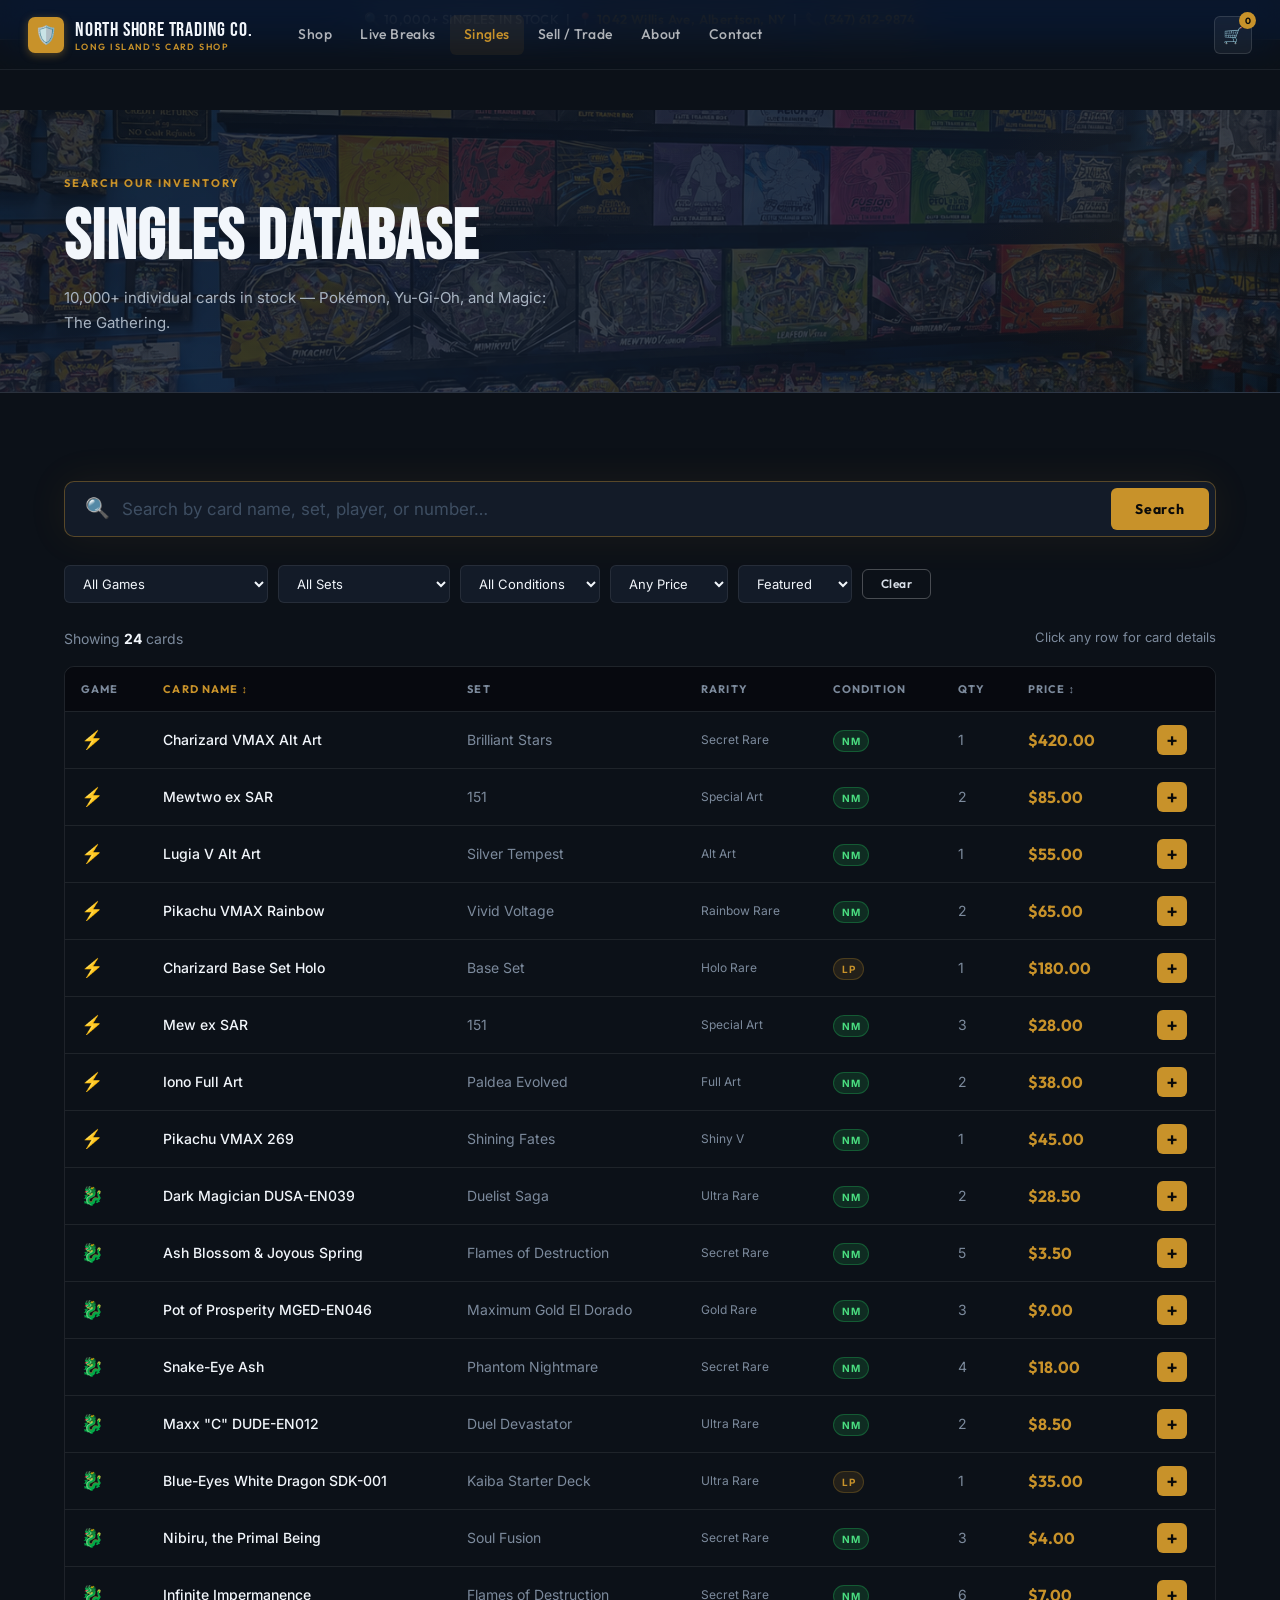
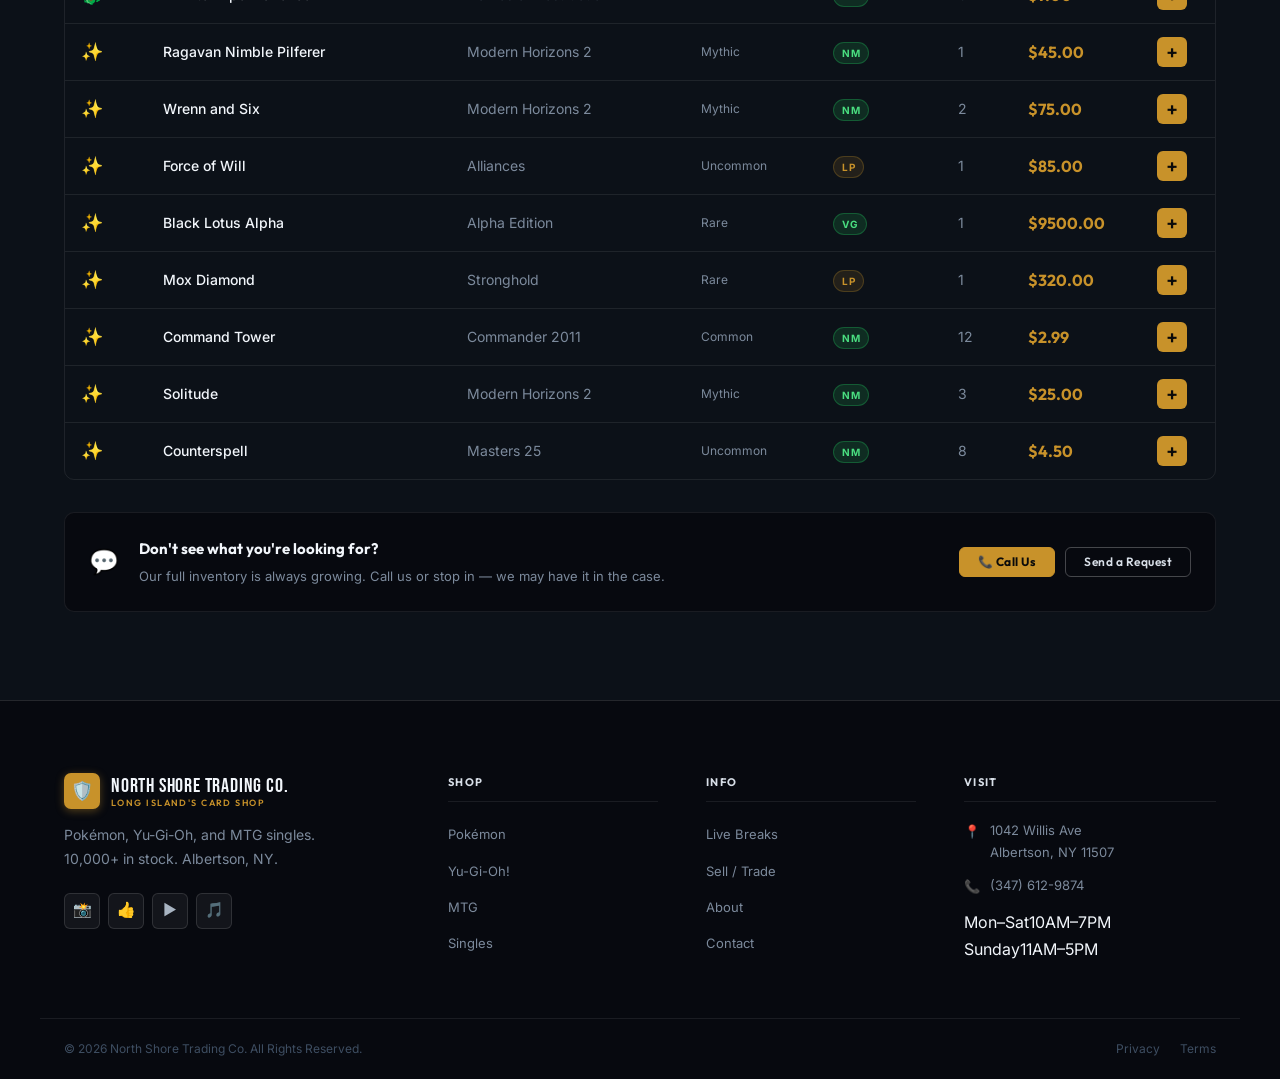
<file: singles.html>
<!DOCTYPE html>
<html lang="en">
<head>
  <meta charset="UTF-8" />
  <meta name="viewport" content="width=device-width, initial-scale=1.0" />
  <title>Singles — North Shore Trading Co. | Pokémon, Yu-Gi-Oh, MTG Cards Long Island</title>
  <meta name="description" content="Search thousands of Pokémon, Yu-Gi-Oh, and Magic: The Gathering singles at North Shore Trading Co. Filter by game, set, condition, and price. Albertson, NY." />
  <link rel="stylesheet" href="style.css" />
  <style>
    .singles-search-bar {
      display: flex;
      gap: 12px;
      align-items: center;
      background: var(--bg-card);
      border: 1px solid var(--border-gold);
      border-radius: var(--radius-md);
      padding: 6px 6px 6px 20px;
      margin-bottom: 28px;
      box-shadow: 0 0 40px rgba(200,146,42,0.08);
    }
    .singles-search-bar input {
      flex: 1;
      background: none;
      border: none;
      color: var(--white);
      font-size: 17px;
      outline: none;
      min-width: 0;
    }
    .singles-search-bar button {
      background: var(--gold);
      color: #0A0A0A;
      font-family: var(--font-sub);
      font-weight: 700;
      font-size: 14px;
      letter-spacing: 0.06em;
      padding: 12px 24px;
      border-radius: var(--radius-sm);
      border: none;
      cursor: pointer;
      white-space: nowrap;
      transition: background var(--transition);
    }
    .singles-search-bar button:hover { background: #E5A93A; }

    .filter-row {
      display: flex;
      gap: 10px;
      flex-wrap: wrap;
      margin-bottom: 24px;
      align-items: center;
    }
    .filter-row select {
      background: var(--bg-card);
      border: 1px solid var(--border);
      color: var(--white);
      font-size: 13px;
      padding: 9px 14px;
      border-radius: var(--radius-sm);
      cursor: pointer;
      outline: none;
      transition: border-color var(--transition);
    }
    .filter-row select:focus { border-color: var(--gold); }
    .filter-row select option { background: var(--bg-card); }

    /* Singles table */
    .singles-table-wrap {
      overflow-x: auto;
      border: 1px solid var(--border);
      border-radius: var(--radius-md);
    }
    .singles-table {
      width: 100%;
      border-collapse: collapse;
      font-size: 14px;
    }
    .singles-table thead {
      background: var(--bg-dark);
      border-bottom: 1px solid var(--border);
    }
    .singles-table th {
      padding: 13px 16px;
      text-align: left;
      font-family: var(--font-sub);
      font-weight: 700;
      font-size: 11px;
      letter-spacing: 0.1em;
      text-transform: uppercase;
      color: var(--gray);
      white-space: nowrap;
      cursor: pointer;
      user-select: none;
      transition: color var(--transition);
    }
    .singles-table th:hover { color: var(--gold); }
    .singles-table th.sorted { color: var(--gold); }
    .singles-table tbody tr {
      border-bottom: 1px solid var(--border);
      transition: background var(--transition);
      cursor: pointer;
    }
    .singles-table tbody tr:last-child { border-bottom: none; }
    .singles-table tbody tr:hover { background: rgba(200,146,42,0.04); }
    .singles-table td { padding: 13px 16px; color: var(--gray); vertical-align: middle; }
    .singles-table td.name-cell { color: var(--white); font-weight: 500; }
    .singles-table td.price-cell {
      font-family: var(--font-sub);
      font-weight: 700;
      font-size: 16px;
      color: var(--gold);
      white-space: nowrap;
    }
    .singles-table td .game-icon { font-size: 18px; margin-right: 6px; }
    .cond-pill {
      display: inline-block;
      font-size: 10px;
      font-weight: 700;
      letter-spacing: 0.06em;
      text-transform: uppercase;
      padding: 2px 8px;
      border-radius: var(--radius-pill);
    }
    .cond-nm { background: rgba(34,197,94,0.15); color: #4ade80; border: 1px solid rgba(34,197,94,0.3); }
    .cond-lp { background: rgba(200,146,42,0.12); color: var(--gold); border: 1px solid rgba(200,146,42,0.25); }
    .cond-mp { background: rgba(249,115,22,0.12); color: #fb923c; border: 1px solid rgba(249,115,22,0.25); }
    .cond-hp { background: rgba(239,68,68,0.12); color: #f87171; border: 1px solid rgba(239,68,68,0.25); }
    .add-btn {
      background: var(--gold);
      color: #0A0A0A;
      border: none;
      width: 30px;
      height: 30px;
      border-radius: var(--radius-sm);
      font-size: 18px;
      font-weight: 700;
      cursor: pointer;
      display: flex;
      align-items: center;
      justify-content: center;
      transition: all var(--transition);
    }
    .add-btn:hover { background: #E5A93A; transform: scale(1.1); }

    /* Card Modal */
    .modal-overlay {
      position: fixed;
      inset: 0;
      background: rgba(0,0,0,0.75);
      z-index: 2000;
      display: flex;
      align-items: center;
      justify-content: center;
      padding: 24px;
      opacity: 0;
      pointer-events: none;
      transition: opacity var(--transition);
    }
    .modal-overlay.open { opacity: 1; pointer-events: all; }
    .modal-box {
      background: var(--bg-card);
      border: 1px solid var(--border-gold);
      border-radius: var(--radius-lg);
      max-width: 680px;
      width: 100%;
      overflow: hidden;
      transform: translateY(20px) scale(0.97);
      transition: transform var(--transition);
    }
    .modal-overlay.open .modal-box { transform: translateY(0) scale(1); }
    .modal-header {
      display: flex;
      align-items: center;
      justify-content: space-between;
      padding: 20px 24px;
      border-bottom: 1px solid var(--border);
    }
    .modal-title { font-family: var(--font-sub); font-weight: 700; font-size: 18px; color: var(--white); }
    .modal-close {
      width: 36px; height: 36px;
      border-radius: var(--radius-sm);
      background: rgba(255,255,255,0.06);
      border: none; color: var(--white); font-size: 18px; cursor: pointer;
      display: flex; align-items: center; justify-content: center;
    }
    .modal-body { padding: 28px 24px; display: grid; grid-template-columns: 160px 1fr; gap: 28px; }
    .modal-card-img {
      background: var(--bg-mid);
      border-radius: var(--radius-md);
      aspect-ratio: 3/4;
      display: flex;
      align-items: center;
      justify-content: center;
      font-size: 72px;
      border: 1px solid var(--border);
    }
    .modal-info-row { display: flex; justify-content: space-between; font-size: 14px; padding: 8px 0; border-bottom: 1px solid var(--border); }
    .modal-info-row:last-of-type { border-bottom: none; }
    .modal-info-label { color: var(--gray); }
    .modal-info-val { color: var(--white); font-weight: 500; }
    .modal-footer { padding: 20px 24px; border-top: 1px solid var(--border); display: flex; gap: 12px; align-items: center; }
    .modal-price { font-family: var(--font-head); font-size: 36px; color: var(--gold); }

    @media (max-width: 768px) {
      .singles-search-bar { flex-wrap: wrap; }
      .modal-body { grid-template-columns: 1fr; }
      .modal-card-img { max-width: 140px; }
    }
    @media (max-width: 480px) {
      .filter-row { gap: 6px; }
      .filter-row select { font-size: 12px; padding: 7px 10px; }
    }
  </style>
</head>
<body>

<div class="announcement-strip">
  🔍 10,000+ SINGLES IN STOCK &nbsp;|&nbsp; 📍 <a href="about.html">1042 Willis Ave, Albertson, NY</a> &nbsp;|&nbsp; 📞 <a href="tel:+13476129874">(347) 612-9874</a>
</div>
<header class="site-header" id="siteHeader">
  <div class="header-inner">
    <a href="index.html" class="site-logo"><div class="logo-icon">🛡️</div><div class="logo-text-wrap"><span class="logo-main">North Shore Trading Co.</span><span class="logo-sub">Long Island's Card Shop</span></div></a>
    <nav class="main-nav">
      <a href="shop.html" class="nav-link">Shop</a>
      <a href="breaks.html" class="nav-link">Live Breaks</a>
      <a href="singles.html" class="nav-link active">Singles</a>
      <a href="sell.html" class="nav-link">Sell / Trade</a>
      <a href="about.html" class="nav-link">About</a>
      <a href="contact.html" class="nav-link">Contact</a>
    </nav>
    <div class="header-actions">
      <button class="header-icon-btn" id="cartBtn">🛒<span class="cart-count" id="cartCount">0</span></button>
      <button class="hamburger" onclick="openMobile()"><span></span><span></span><span></span></button>
    </div>
  </div>
</header>
<div class="mobile-menu" id="mobileMenu">
  <div class="mobile-menu-header">
    <a href="index.html" class="site-logo"><div class="logo-icon">🛡️</div><div class="logo-text-wrap"><span class="logo-main">North Shore Trading Co.</span><span class="logo-sub">Long Island's Card Shop</span></div></a>
    <button class="mobile-close" onclick="closeMobile()">✕</button>
  </div>
  <nav class="mobile-nav-links">
    <a href="shop.html">Shop</a><a href="breaks.html">Live Breaks</a><a href="singles.html">Singles</a>
    <a href="sell.html">Sell / Trade</a><a href="about.html">About</a><a href="contact.html">Contact</a>
  </nav>
</div>

<!-- Card Detail Modal -->
<div class="modal-overlay" id="cardModal" onclick="closeModal(event)">
  <div class="modal-box" id="modalBox">
    <div class="modal-header">
      <span class="modal-title" id="modalTitle">Card Details</span>
      <button class="modal-close" onclick="closeModalDirect()">✕</button>
    </div>
    <div class="modal-body">
      <div class="modal-card-img" id="modalEmoji">⚡</div>
      <div>
        <div id="modalInfo"></div>
        <div class="modal-footer" style="padding:20px 0 0;border-top:1px solid var(--border);margin-top:16px;display:flex;gap:12px;align-items:center">
          <div class="modal-price" id="modalPrice">$0.00</div>
          <button class="btn btn-gold" onclick="addModalToCart()">+ Add to Cart</button>
        </div>
      </div>
    </div>
  </div>
</div>

<div class="page-body">
  <div class="page-hero" style="position:relative;overflow:hidden">
    <img src="images/shelves-sealed.jpg" alt="North Shore Trading Co. card shelves"
         style="position:absolute;inset:0;width:100%;height:100%;object-fit:cover;object-position:center;opacity:0.18" loading="eager" />
    <div class="container" style="position:relative;z-index:1">
      <div class="section-eyebrow">Search Our Inventory</div>
      <h1 class="page-hero-title">Singles Database</h1>
      <p class="page-hero-sub">10,000+ individual cards in stock — Pokémon, Yu-Gi-Oh, and Magic: The Gathering.</p>
    </div>
  </div>

  <section class="section" style="background:var(--bg)">
    <div class="container">

      <!-- Search -->
      <div class="singles-search-bar">
        <span style="font-size:20px;flex-shrink:0">🔍</span>
        <input type="text" id="searchInput" placeholder="Search by card name, set, player, or number…" oninput="filterSingles()" />
        <button onclick="filterSingles()">Search</button>
      </div>

      <!-- Filters -->
      <div class="filter-row">
        <select id="gameFilter" onchange="filterSingles()">
          <option value="all">All Games</option>
          <option value="pokemon">⚡ Pokémon</option>
          <option value="yugioh">🐉 Yu-Gi-Oh</option>
          <option value="mtg">✨ Magic: The Gathering</option>
        </select>
        <select id="setFilter" onchange="filterSingles()">
          <option value="all">All Sets</option>
          <option value="sv">Scarlet &amp; Violet</option>
          <option value="swsh">Sword &amp; Shield</option>
          <option value="base">Base Set / Vintage</option>
          <option value="mh3">Modern Horizons 3</option>
          <option value="phantom">Phantom Nightmare</option>
          <option value="sofu">Soul Fusion</option>
        </select>
        <select id="condFilter" onchange="filterSingles()">
          <option value="all">All Conditions</option>
          <option value="NM">Near Mint</option>
          <option value="LP">Lightly Played</option>
          <option value="MP">Mod. Played</option>
          <option value="HP">Heavily Played</option>
        </select>
        <select id="priceFilter" onchange="filterSingles()">
          <option value="all">Any Price</option>
          <option value="0-5">Under $5</option>
          <option value="5-25">$5 – $25</option>
          <option value="25-100">$25 – $100</option>
          <option value="100+">$100+</option>
        </select>
        <select id="sortFilter" onchange="filterSingles()">
          <option value="featured">Featured</option>
          <option value="price-asc">Price ↑</option>
          <option value="price-desc">Price ↓</option>
          <option value="name">Name A–Z</option>
        </select>
        <button class="btn btn-outline btn-sm" onclick="clearFilters()">Clear</button>
      </div>

      <div style="display:flex;align-items:center;justify-content:space-between;margin-bottom:16px">
        <div style="font-size:14px;color:var(--gray)">Showing <strong id="resultCount" style="color:var(--white)">0</strong> cards</div>
        <div style="font-size:13px;color:var(--gray)">Click any row for card details</div>
      </div>

      <!-- Table -->
      <div class="singles-table-wrap">
        <table class="singles-table">
          <thead>
            <tr>
              <th onclick="sortBy('game')">Game</th>
              <th onclick="sortBy('name')" class="sorted">Card Name ↕</th>
              <th onclick="sortBy('set')">Set</th>
              <th onclick="sortBy('rarity')">Rarity</th>
              <th onclick="sortBy('cond')">Condition</th>
              <th onclick="sortBy('qty')">Qty</th>
              <th onclick="sortBy('price')">Price ↕</th>
              <th></th>
            </tr>
          </thead>
          <tbody id="singlesBody"></tbody>
        </table>
      </div>

      <div id="noResults" style="display:none;text-align:center;padding:60px 24px;color:var(--gray)">
        <div style="font-size:48px;margin-bottom:16px">🔍</div>
        <div style="font-size:18px;font-weight:600;color:var(--white);margin-bottom:8px">No cards found</div>
        <div>Try adjusting your search or filters</div>
        <button class="btn btn-outline btn-sm" style="margin-top:16px" onclick="clearFilters()">Clear All Filters</button>
      </div>

      <div style="margin-top:32px;padding:24px;background:var(--bg-dark);border:1px solid var(--border);border-radius:var(--radius-md);display:flex;align-items:center;gap:20px;flex-wrap:wrap">
        <div style="font-size:24px">💬</div>
        <div>
          <div style="font-family:var(--font-sub);font-weight:700;font-size:15px;color:var(--white);margin-bottom:4px">Don't see what you're looking for?</div>
          <div style="font-size:13px;color:var(--gray)">Our full inventory is always growing. Call us or stop in — we may have it in the case.</div>
        </div>
        <div style="margin-left:auto;display:flex;gap:10px;flex-wrap:wrap">
          <a href="tel:+13476129874" class="btn btn-gold btn-sm">📞 Call Us</a>
          <a href="contact.html" class="btn btn-outline btn-sm">Send a Request</a>
        </div>
      </div>
    </div>
  </section>
</div>

<footer class="site-footer">
  <div class="footer-grid">
    <div class="footer-brand">
      <a href="index.html" class="site-logo footer-logo"><div class="logo-icon">🛡️</div><div class="logo-text-wrap"><span class="logo-main">North Shore Trading Co.</span><span class="logo-sub">Long Island's Card Shop</span></div></a>
      <p class="footer-tagline" style="margin-top:14px">Pokémon, Yu-Gi-Oh, and MTG singles. 10,000+ in stock. Albertson, NY.</p>
      <div class="footer-social"><a href="https://www.instagram.com/northshoretradingco" target="_blank" rel="noopener" class="social-icon">📸</a><a href="https://www.facebook.com/northshoretradingco" target="_blank" rel="noopener" class="social-icon">👍</a><a href="https://www.youtube.com/@NorthShoreTradingCo" target="_blank" rel="noopener" class="social-icon">▶️</a><a href="https://www.tiktok.com/@northshoretradingco" target="_blank" rel="noopener" class="social-icon">🎵</a></div>
    </div>
    <div class="footer-col"><h4>Shop</h4><ul class="footer-links"><li><a href="shop.html?cat=pokemon">Pokémon</a></li><li><a href="shop.html?cat=yugioh">Yu-Gi-Oh!</a></li><li><a href="shop.html?cat=mtg">MTG</a></li><li><a href="singles.html">Singles</a></li></ul></div>
    <div class="footer-col"><h4>Info</h4><ul class="footer-links"><li><a href="breaks.html">Live Breaks</a></li><li><a href="sell.html">Sell / Trade</a></li><li><a href="about.html">About</a></li><li><a href="contact.html">Contact</a></li></ul></div>
    <div class="footer-col"><h4>Visit</h4>
      <div class="footer-contact-item"><span>📍</span><span>1042 Willis Ave<br>Albertson, NY 11507</span></div>
      <div class="footer-contact-item"><span>📞</span><a href="tel:+13476129874">(347) 612-9874</a></div>
      <div class="footer-hours" style="margin-top:12px"><div class="hours-row"><span class="day">Mon–Sat</span><span>10AM–7PM</span></div><div class="hours-row"><span class="day">Sunday</span><span>11AM–5PM</span></div></div>
    </div>
  </div>
  <div class="footer-bottom"><span>© 2026 North Shore Trading Co. All Rights Reserved.</span><div class="footer-bottom-links"><a href="contact.html#privacy">Privacy</a><a href="contact.html#terms">Terms</a></div></div>
</footer>

<script>
  window.addEventListener('scroll',()=>document.getElementById('siteHeader').classList.toggle('scrolled',window.scrollY>40));
  function openMobile(){document.getElementById('mobileMenu').classList.add('open');document.body.style.overflow='hidden';}
  function closeMobile(){document.getElementById('mobileMenu').classList.remove('open');document.body.style.overflow='';}

  const singles=[
    {game:'pokemon',emoji:'⚡',name:'Charizard VMAX Alt Art',set:'Brilliant Stars',setCode:'sv',rarity:'Secret Rare',cond:'NM',qty:1,price:420},
    {game:'pokemon',emoji:'⚡',name:'Mewtwo ex SAR',set:'151',setCode:'sv',rarity:'Special Art',cond:'NM',qty:2,price:85},
    {game:'pokemon',emoji:'⚡',name:'Lugia V Alt Art',set:'Silver Tempest',setCode:'swsh',rarity:'Alt Art',cond:'NM',qty:1,price:55},
    {game:'pokemon',emoji:'⚡',name:'Pikachu VMAX Rainbow',set:'Vivid Voltage',setCode:'swsh',rarity:'Rainbow Rare',cond:'NM',qty:2,price:65},
    {game:'pokemon',emoji:'⚡',name:'Charizard Base Set Holo',set:'Base Set',setCode:'base',rarity:'Holo Rare',cond:'LP',price:180,qty:1},
    {game:'pokemon',emoji:'⚡',name:'Mew ex SAR',set:'151',setCode:'sv',rarity:'Special Art',cond:'NM',qty:3,price:28},
    {game:'pokemon',emoji:'⚡',name:'Iono Full Art',set:'Paldea Evolved',setCode:'sv',rarity:'Full Art',cond:'NM',qty:2,price:38},
    {game:'pokemon',emoji:'⚡',name:'Pikachu VMAX 269',set:'Shining Fates',setCode:'swsh',rarity:'Shiny V',cond:'NM',qty:1,price:45},
    {game:'yugioh',emoji:'🐉',name:'Dark Magician DUSA-EN039',set:'Duelist Saga',setCode:'sofu',rarity:'Ultra Rare',cond:'NM',qty:2,price:28.50},
    {game:'yugioh',emoji:'🐉',name:"Ash Blossom & Joyous Spring",set:'Flames of Destruction',setCode:'phantom',rarity:'Secret Rare',cond:'NM',qty:5,price:3.50},
    {game:'yugioh',emoji:'🐉',name:'Pot of Prosperity MGED-EN046',set:'Maximum Gold El Dorado',setCode:'phantom',rarity:'Gold Rare',cond:'NM',qty:3,price:9},
    {game:'yugioh',emoji:'🐉',name:'Snake-Eye Ash',set:'Phantom Nightmare',setCode:'phantom',rarity:'Secret Rare',cond:'NM',qty:4,price:18},
    {game:'yugioh',emoji:'🐉',name:"Maxx \"C\" DUDE-EN012",set:'Duel Devastator',setCode:'sofu',rarity:'Ultra Rare',cond:'NM',qty:2,price:8.50},
    {game:'yugioh',emoji:'🐉',name:'Blue-Eyes White Dragon SDK-001',set:'Kaiba Starter Deck',setCode:'base',rarity:'Ultra Rare',cond:'LP',qty:1,price:35},
    {game:'yugioh',emoji:'🐉',name:'Nibiru, the Primal Being',set:'Soul Fusion',setCode:'sofu',rarity:'Secret Rare',cond:'NM',qty:3,price:4},
    {game:'yugioh',emoji:'🐉',name:'Infinite Impermanence',set:'Flames of Destruction',setCode:'phantom',rarity:'Secret Rare',cond:'NM',qty:6,price:7},
    {game:'mtg',emoji:'✨',name:'Ragavan Nimble Pilferer',set:'Modern Horizons 2',setCode:'mh3',rarity:'Mythic',cond:'NM',qty:1,price:45},
    {game:'mtg',emoji:'✨',name:'Wrenn and Six',set:'Modern Horizons 2',setCode:'mh3',rarity:'Mythic',cond:'NM',qty:2,price:75},
    {game:'mtg',emoji:'✨',name:'Force of Will',set:'Alliances',setCode:'base',rarity:'Uncommon',cond:'LP',qty:1,price:85},
    {game:'mtg',emoji:'✨',name:'Black Lotus Alpha',set:'Alpha Edition',setCode:'base',rarity:'Rare',cond:'VG',qty:1,price:9500},
    {game:'mtg',emoji:'✨',name:'Mox Diamond',set:'Stronghold',setCode:'base',rarity:'Rare',cond:'LP',qty:1,price:320},
    {game:'mtg',emoji:'✨',name:'Command Tower',set:'Commander 2011',setCode:'mh3',rarity:'Common',cond:'NM',qty:12,price:2.99},
    {game:'mtg',emoji:'✨',name:'Solitude',set:'Modern Horizons 2',setCode:'mh3',rarity:'Mythic',cond:'NM',qty:3,price:25},
    {game:'mtg',emoji:'✨',name:'Counterspell',set:'Masters 25',setCode:'mh3',rarity:'Uncommon',cond:'NM',qty:8,price:4.50},
  ];

  let currentSort = 'name', currentSortDir = 1, selectedCard = null;

  function getCondClass(c){return{NM:'cond-nm',LP:'cond-lp',MP:'cond-mp',HP:'cond-hp'}[c]||'cond-nm';}

  function filterSingles(){
    const q=document.getElementById('searchInput').value.toLowerCase();
    const game=document.getElementById('gameFilter').value;
    const set=document.getElementById('setFilter').value;
    const cond=document.getElementById('condFilter').value;
    const price=document.getElementById('priceFilter').value;
    const sort=document.getElementById('sortFilter').value;
    let list=singles.filter(s=>{
      if(game!=='all'&&s.game!==game)return false;
      if(set!=='all'&&s.setCode!==set)return false;
      if(cond!=='all'&&s.cond!==cond)return false;
      if(price!=='all'){
        const [mn,mx]=price.split('-');
        if(mx&&(s.price<+mn||s.price>+mx))return false;
        if(!mx&&s.price<+mn)return false;
      }
      if(q&&!s.name.toLowerCase().includes(q)&&!s.set.toLowerCase().includes(q))return false;
      return true;
    });
    if(sort==='price-asc')list.sort((a,b)=>a.price-b.price);
    else if(sort==='price-desc')list.sort((a,b)=>b.price-a.price);
    else if(sort==='name')list.sort((a,b)=>a.name.localeCompare(b.name));
    renderTable(list);
  }

  function sortBy(col){
    if(currentSort===col)currentSortDir*=-1;
    else{currentSort=col;currentSortDir=1;}
    filterSingles();
  }

  function renderTable(list){
    const body=document.getElementById('singlesBody');
    const noRes=document.getElementById('noResults');
    document.getElementById('resultCount').textContent=list.length;
    if(!list.length){body.innerHTML='';noRes.style.display='block';return;}
    noRes.style.display='none';
    body.innerHTML=list.map((s,i)=>`
      <tr onclick="openModal(${i})">
        <td><span class="game-icon">${s.emoji}</span></td>
        <td class="name-cell">${s.name}</td>
        <td>${s.set}</td>
        <td style="font-size:12px">${s.rarity}</td>
        <td><span class="cond-pill ${getCondClass(s.cond)}">${s.cond}</span></td>
        <td>${s.qty}</td>
        <td class="price-cell">$${s.price.toFixed(2)}</td>
        <td onclick="event.stopPropagation()">
          <button class="add-btn" onclick="addSingleToCart('${s.name}',${s.price})">+</button>
        </td>
      </tr>`).join('');
    // Store filtered for modal
    window._filteredSingles = list;
  }

  function openModal(i){
    const s=window._filteredSingles[i];
    if(!s)return;
    selectedCard=s;
    document.getElementById('modalTitle').textContent=s.name;
    document.getElementById('modalEmoji').textContent=s.emoji;
    document.getElementById('modalPrice').textContent='$'+s.price.toFixed(2);
    document.getElementById('modalInfo').innerHTML=`
      <div class="modal-info-row"><span class="modal-info-label">Game</span><span class="modal-info-val">${s.game==='pokemon'?'Pokémon':s.game==='yugioh'?'Yu-Gi-Oh':'Magic: The Gathering'}</span></div>
      <div class="modal-info-row"><span class="modal-info-label">Set</span><span class="modal-info-val">${s.set}</span></div>
      <div class="modal-info-row"><span class="modal-info-label">Rarity</span><span class="modal-info-val">${s.rarity}</span></div>
      <div class="modal-info-row"><span class="modal-info-label">Condition</span><span class="modal-info-val"><span class="cond-pill ${getCondClass(s.cond)}">${s.cond}</span></span></div>
      <div class="modal-info-row"><span class="modal-info-label">In Stock</span><span class="modal-info-val">${s.qty} available</span></div>`;
    document.getElementById('cardModal').classList.add('open');
    document.body.style.overflow='hidden';
  }

  function closeModal(e){if(e.target===document.getElementById('cardModal'))closeModalDirect();}
  function closeModalDirect(){document.getElementById('cardModal').classList.remove('open');document.body.style.overflow='';}

  let cartCount=0;
  function addSingleToCart(name,price){
    cartCount++;
    document.getElementById('cartCount').textContent=cartCount;
    // Flash feedback
    const btn=event.target;
    btn.textContent='✓'; btn.style.background='var(--green)';
    setTimeout(()=>{btn.textContent='+';btn.style.background='';},1200);
  }
  function addModalToCart(){if(selectedCard)addSingleToCart(selectedCard.name,selectedCard.price);closeModalDirect();}

  function clearFilters(){
    document.getElementById('searchInput').value='';
    ['gameFilter','setFilter','condFilter','priceFilter','sortFilter'].forEach(id=>document.getElementById(id).selectedIndex=0);
    filterSingles();
  }

  filterSingles();
</script>
</body>
</html>
</file>
<file: style.css>
/* ============================================================
   North Shore Trading Co. — Shared Design System
   ============================================================ */

@import url('https://fonts.googleapis.com/css2?family=Bebas+Neue&family=Outfit:wght@400;500;600;700&family=Inter:wght@300;400;500;600;700&display=swap');

/* ── CSS Variables ── */
:root {
  /* Backgrounds — clear visual hierarchy */
  --bg:         #0C1118;
  --bg-card:    #131B28;
  --bg-dark:    #07090F;
  --bg-mid:     #1A2438;
  --bg-raised:  #1F2D42;

  /* Brand colors */
  --gold:       #C8922A;   /* warm amber-gold, not neon */
  --gold-hover: #E5A93A;
  --gold-dim:   #8A6318;
  --gold-glow:  rgba(200,146,42,0.26);
  --navy:       #0B2555;
  --navy-light: #14408A;
  --navy-mid:   #0F3070;

  /* Text */
  --white:      #F2F6FB;
  --off-white:  #D8DFE8;
  --gray:       #7C8A9C;
  --gray-light: #A8B4C2;
  --gray-dark:  #3E4E62;

  /* Semantic */
  --red:        #E04545;
  --red-dim:    rgba(224,69,69,0.14);
  --green:      #2DAB62;
  --green-dim:  rgba(45,171,98,0.14);

  /* Borders */
  --border:      rgba(255,255,255,0.08);
  --border-md:   rgba(255,255,255,0.12);
  --border-gold: rgba(200,146,42,0.38);

  /* Fonts */
  --font-head:  'Bebas Neue', 'Outfit', sans-serif;
  --font-sub:   'Outfit', sans-serif;
  --font-body:  'Inter', sans-serif;

  /* Radii */
  --radius-sm:  6px;
  --radius-md:  10px;
  --radius-lg:  16px;
  --radius-xl:  22px;
  --radius-pill:100px;

  /* Shadows */
  --shadow-xs:   0 1px 3px rgba(0,0,0,0.35);
  --shadow-card: 0 4px 20px rgba(0,0,0,0.45), 0 1px 4px rgba(0,0,0,0.3);
  --shadow-lg:   0 12px 40px rgba(0,0,0,0.55), 0 4px 12px rgba(0,0,0,0.35);
  --shadow-gold: 0 8px 28px rgba(200,146,42,0.22), 0 2px 8px rgba(200,146,42,0.14);
  --shadow-gold-lg: 0 16px 48px rgba(200,146,42,0.28), 0 4px 16px rgba(200,146,42,0.18);

  --transition:  0.2s cubic-bezier(0.4,0,0.2,1);
  --transition-slow: 0.35s cubic-bezier(0.4,0,0.2,1);
  --nav-h:       70px;
  --content-w:   1200px;
}

/* ── Reset ── */
*, *::before, *::after { box-sizing: border-box; margin: 0; padding: 0; }
html { font-size: 16px; scroll-behavior: smooth; }
body {
  font-family: var(--font-body);
  background: var(--bg);
  color: var(--white);
  line-height: 1.65;
  overflow-x: hidden;
  -webkit-font-smoothing: antialiased;
  -moz-osx-font-smoothing: grayscale;
}
img { display: block; max-width: 100%; }
a { color: inherit; text-decoration: none; }
ul, ol { list-style: none; }
button, input, select, textarea {
  font-family: inherit;
  font-size: inherit;
  border: none;
  outline: none;
  background: none;
}
button { cursor: pointer; }
::placeholder { color: var(--gray-dark); }
:focus-visible { outline: 2px solid var(--gold); outline-offset: 3px; border-radius: 3px; }

/* ── Typography ── */
h1, h2, h3 { font-family: var(--font-head); letter-spacing: 0.02em; line-height: 1.05; }
h4, h5, h6 { font-family: var(--font-sub); font-weight: 700; letter-spacing: 0.01em; }
.gold { color: var(--gold); }

/* ── Utility ── */
.container { max-width: var(--content-w); margin: 0 auto; padding: 0 24px; }
.section    { padding: 88px 0; }
.section-sm { padding: 52px 0; }
.text-gold   { color: var(--gold); }
.text-gray   { color: var(--gray); }
.text-center { text-align: center; }
.sr-only { position: absolute; width: 1px; height: 1px; overflow: hidden; clip: rect(0,0,0,0); }

/* ── ===================== BUTTONS ===================== ── */
.btn {
  display: inline-flex;
  align-items: center;
  justify-content: center;
  gap: 8px;
  font-family: var(--font-sub);
  font-weight: 600;
  font-size: 14px;
  letter-spacing: 0.04em;
  padding: 11px 26px;
  border-radius: var(--radius-sm);
  transition: all var(--transition);
  cursor: pointer;
  border: 1.5px solid transparent;
  white-space: nowrap;
  line-height: 1;
}
.btn-gold {
  background: var(--gold);
  color: #0A0A0A;
  border-color: var(--gold);
  font-weight: 700;
}
.btn-gold:hover {
  background: var(--gold-hover);
  border-color: var(--gold-hover);
  box-shadow: var(--shadow-gold);
  transform: translateY(-1px);
}
.btn-outline {
  background: transparent;
  color: var(--off-white);
  border-color: rgba(255,255,255,0.25);
}
.btn-outline:hover {
  border-color: var(--gold);
  color: var(--gold);
  background: rgba(200,146,42,0.06);
  transform: translateY(-1px);
}
.btn-navy {
  background: var(--navy);
  color: var(--white);
  border-color: var(--navy);
}
.btn-navy:hover {
  background: var(--navy-mid);
  border-color: var(--navy-mid);
  transform: translateY(-1px);
}
.btn-ghost {
  background: rgba(255,255,255,0.06);
  color: var(--white);
  border-color: var(--border-md);
}
.btn-ghost:hover {
  background: rgba(255,255,255,0.1);
  border-color: rgba(255,255,255,0.2);
}
.btn-sm  { font-size: 12px; padding: 8px 18px; }
.btn-lg  { font-size: 16px; padding: 14px 34px; }
.btn-full { width: 100%; }

/* ── ===================== BADGES ===================== ── */
.badge {
  display: inline-flex;
  align-items: center;
  gap: 5px;
  font-family: var(--font-sub);
  font-weight: 600;
  font-size: 10px;
  letter-spacing: 0.07em;
  text-transform: uppercase;
  padding: 3px 9px 3px 8px;
  border-radius: var(--radius-pill);
}
.badge-hot {
  background: var(--red-dim);
  color: #F87171;
  border: 1px solid rgba(224,69,69,0.35);
}
.badge-hot::before {
  content: '';
  width: 5px;
  height: 5px;
  background: var(--red);
  border-radius: 50%;
  animation: pulse-dot 1.6s ease-in-out infinite;
}
.badge-new {
  background: rgba(200,146,42,0.12);
  color: var(--gold);
  border: 1px solid var(--border-gold);
}
.badge-sale {
  background: var(--green-dim);
  color: #4ADE80;
  border: 1px solid rgba(45,171,98,0.3);
}
.badge-graded {
  background: rgba(11,37,85,0.6);
  color: #7BB3F0;
  border: 1px solid rgba(123,179,240,0.3);
}
@keyframes pulse-dot {
  0%, 100% { opacity: 1; transform: scale(1); }
  50%       { opacity: 0.45; transform: scale(0.7); }
}

/* ── ===================== SECTION HEADERS ===================== ── */
.section-header { margin-bottom: 48px; }
.section-header.centered { text-align: center; }

.section-eyebrow {
  font-family: var(--font-sub);
  font-weight: 700;
  font-size: 11px;
  letter-spacing: 0.18em;
  text-transform: uppercase;
  color: var(--gold);
  margin-bottom: 10px;
}
.section-title {
  font-family: var(--font-head);
  font-size: clamp(34px, 5vw, 54px);
  color: var(--white);
  line-height: 1.05;
}
.section-sub {
  font-size: 15px;
  color: var(--gray-light);
  margin-top: 14px;
  max-width: 540px;
  line-height: 1.7;
}
.section-header.centered .section-sub { margin-left: auto; margin-right: auto; }

/* Divider */
.divider {
  width: 44px;
  height: 3px;
  background: var(--gold);
  margin: 14px 0;
  border-radius: 2px;
}
.section-header.centered .divider { margin-left: auto; margin-right: auto; }

/* ── ===================== CARD BASE ===================== ── */
.card {
  background: var(--bg-card);
  border: 1px solid var(--border-md);
  border-radius: var(--radius-md);
  overflow: hidden;
  transition: all var(--transition);
  box-shadow: var(--shadow-xs);
}
.card:hover {
  transform: translateY(-4px);
  border-color: var(--border-gold);
  box-shadow: var(--shadow-gold);
}

/* ── ===================== PRODUCT CARD ===================== ── */
.product-card {
  background: var(--bg-card);
  border: 1px solid var(--border-md);
  border-radius: var(--radius-md);
  overflow: hidden;
  transition: all var(--transition);
  display: flex;
  flex-direction: column;
  cursor: pointer;
  box-shadow: var(--shadow-xs);
}
.product-card:hover {
  transform: translateY(-5px);
  border-color: var(--gold);
  box-shadow: var(--shadow-gold);
}
.product-card-img {
  aspect-ratio: 3/4;
  background: linear-gradient(145deg, #0F1825 0%, #182236 50%, #0C1622 100%);
  position: relative;
  overflow: hidden;
  display: flex;
  align-items: center;
  justify-content: center;
  font-size: 80px;
  border-bottom: 1px solid var(--border);
}
.product-card-img img {
  width: 100%;
  height: 100%;
  object-fit: cover;
  transition: transform 0.4s ease;
}
.product-card:hover .product-card-img img { transform: scale(1.05); }
.product-card-badges {
  position: absolute;
  top: 10px;
  left: 10px;
  display: flex;
  flex-direction: column;
  gap: 5px;
  z-index: 1;
}
.product-card-wishlist {
  position: absolute;
  top: 10px;
  right: 10px;
  width: 30px;
  height: 30px;
  border-radius: 50%;
  background: rgba(0,0,0,0.55);
  backdrop-filter: blur(4px);
  display: flex;
  align-items: center;
  justify-content: center;
  font-size: 13px;
  cursor: pointer;
  transition: background var(--transition);
  border: 1px solid rgba(255,255,255,0.1);
}
.product-card-wishlist:hover { background: rgba(200,146,42,0.35); }
.product-card-body {
  padding: 14px 16px 18px;
  display: flex;
  flex-direction: column;
  gap: 5px;
  flex: 1;
}
.product-card-category {
  font-family: var(--font-sub);
  font-size: 10px;
  font-weight: 600;
  letter-spacing: 0.1em;
  text-transform: uppercase;
  color: var(--gold);
}
.product-card-name {
  font-family: var(--font-sub);
  font-weight: 700;
  font-size: 15px;
  color: var(--white);
  line-height: 1.35;
}
.product-card-meta {
  font-size: 12px;
  color: var(--gray);
}
.product-card-footer {
  display: flex;
  align-items: center;
  justify-content: space-between;
  margin-top: auto;
  padding-top: 10px;
  border-top: 1px solid var(--border);
}
.product-card-price {
  font-family: var(--font-sub);
  font-weight: 700;
  font-size: 19px;
  color: var(--white);
  letter-spacing: -0.01em;
}
.product-card-price .was {
  font-size: 12px;
  font-weight: 400;
  color: var(--gray);
  text-decoration: line-through;
  margin-left: 5px;
}
.product-card-add {
  width: 34px;
  height: 34px;
  border-radius: var(--radius-sm);
  background: var(--gold);
  color: #0A0A0A;
  display: flex;
  align-items: center;
  justify-content: center;
  font-size: 18px;
  font-weight: 700;
  transition: all var(--transition);
  border: none;
  cursor: pointer;
}
.product-card-add:hover { background: var(--gold-hover); transform: scale(1.08); }

/* Product grid */
.products-grid {
  display: grid;
  grid-template-columns: repeat(auto-fill, minmax(200px, 1fr));
  gap: 20px;
}

/* ── ===================== FORM ELEMENTS ===================== ── */
.form-group { margin-bottom: 20px; }
.form-label {
  display: block;
  font-family: var(--font-sub);
  font-size: 12px;
  font-weight: 600;
  letter-spacing: 0.07em;
  text-transform: uppercase;
  color: var(--gray-light);
  margin-bottom: 8px;
}
.form-control {
  width: 100%;
  background: var(--bg-dark);
  border: 1px solid rgba(255,255,255,0.1);
  color: var(--white);
  font-size: 14px;
  padding: 11px 14px;
  border-radius: var(--radius-sm);
  transition: border-color var(--transition), box-shadow var(--transition);
}
.form-control:focus {
  border-color: var(--gold);
  box-shadow: 0 0 0 3px rgba(200,146,42,0.12);
}
.form-control option { background: var(--bg-card); }
textarea.form-control { resize: vertical; min-height: 120px; line-height: 1.65; }

/* Checkbox / Radio */
.form-check {
  display: flex;
  align-items: center;
  gap: 10px;
  cursor: pointer;
  font-size: 14px;
  color: var(--gray-light);
  padding: 6px 0;
  transition: color var(--transition);
}
.form-check:hover { color: var(--white); }
.form-check input[type="checkbox"],
.form-check input[type="radio"] {
  width: 16px;
  height: 16px;
  accent-color: var(--gold);
  cursor: pointer;
  flex-shrink: 0;
}

/* Range slider */
input[type="range"] {
  width: 100%;
  accent-color: var(--gold);
  height: 4px;
  cursor: pointer;
}

/* ── Tags / Pills ── */
.tag {
  display: inline-block;
  background: rgba(255,255,255,0.05);
  border: 1px solid var(--border-md);
  color: var(--gray-light);
  font-family: var(--font-sub);
  font-size: 12px;
  font-weight: 600;
  padding: 5px 13px;
  border-radius: var(--radius-pill);
  cursor: pointer;
  transition: all var(--transition);
}
.tag:hover, .tag.active {
  background: var(--gold);
  color: #0A0A0A;
  border-color: var(--gold);
}

/* ── Toast / Alert ── */
.alert {
  padding: 14px 20px;
  border-radius: var(--radius-sm);
  font-size: 14px;
  display: flex;
  align-items: center;
  gap: 10px;
}
.alert-success { background: var(--green-dim); border: 1px solid rgba(45,171,98,0.28); color: #4ADE80; }
.alert-warning  { background: rgba(200,146,42,0.1); border: 1px solid rgba(200,146,42,0.3); color: var(--gold); }

/* ── ===================== HEADER / NAV ===================== ── */
.site-header {
  position: fixed;
  top: 0;
  left: 0;
  right: 0;
  z-index: 1000;
  height: var(--nav-h);
  background: rgba(12,17,24,0.72);
  backdrop-filter: blur(20px) saturate(150%);
  -webkit-backdrop-filter: blur(20px) saturate(150%);
  border-bottom: 1px solid rgba(255,255,255,0.07);
  transition: background var(--transition-slow), border-color var(--transition-slow);
}
.site-header.scrolled {
  background: rgba(7,9,15,0.96);
  border-bottom-color: rgba(200,146,42,0.18);
  box-shadow: 0 4px 24px rgba(0,0,0,0.4);
}
.header-inner {
  display: flex;
  align-items: center;
  gap: 24px;
  height: var(--nav-h);
  max-width: 1360px;
  margin: 0 auto;
  padding: 0 28px;
}
.site-logo {
  display: flex;
  align-items: center;
  gap: 11px;
  flex-shrink: 0;
  text-decoration: none;
}
.logo-icon {
  width: 36px;
  height: 36px;
  background: var(--gold);
  border-radius: 7px;
  display: flex;
  align-items: center;
  justify-content: center;
  font-size: 18px;
  flex-shrink: 0;
  box-shadow: 0 2px 8px rgba(200,146,42,0.4);
}
.logo-text-wrap {
  display: flex;
  flex-direction: column;
  line-height: 1;
}
.logo-main {
  font-family: var(--font-head);
  font-size: 20px;
  color: var(--white);
  letter-spacing: 0.04em;
}
.logo-sub {
  font-family: var(--font-sub);
  font-size: 9px;
  font-weight: 600;
  letter-spacing: 0.16em;
  text-transform: uppercase;
  color: var(--gold);
  margin-top: 2px;
}
.main-nav {
  display: flex;
  align-items: center;
  gap: 0;
  flex: 1;
  margin-left: 8px;
}
.nav-link {
  font-family: var(--font-sub);
  font-weight: 500;
  font-size: 14px;
  letter-spacing: 0.03em;
  color: rgba(255,255,255,0.68);
  padding: 8px 14px;
  border-radius: var(--radius-sm);
  transition: all var(--transition);
  white-space: nowrap;
}
.nav-link:hover {
  color: var(--white);
  background: rgba(255,255,255,0.06);
}
.nav-link.active {
  color: var(--gold);
  background: rgba(200,146,42,0.08);
}
.header-actions {
  display: flex;
  align-items: center;
  gap: 8px;
  margin-left: auto;
  flex-shrink: 0;
}
.header-icon-btn {
  width: 38px;
  height: 38px;
  border-radius: var(--radius-sm);
  background: rgba(255,255,255,0.05);
  border: 1px solid var(--border-md);
  display: flex;
  align-items: center;
  justify-content: center;
  font-size: 16px;
  color: var(--white);
  transition: all var(--transition);
  position: relative;
  cursor: pointer;
}
.header-icon-btn:hover {
  background: rgba(200,146,42,0.1);
  border-color: var(--border-gold);
}
.cart-count {
  position: absolute;
  top: -5px;
  right: -5px;
  background: var(--gold);
  color: #0A0A0A;
  font-family: var(--font-sub);
  font-size: 9px;
  font-weight: 700;
  width: 17px;
  height: 17px;
  border-radius: 50%;
  display: flex;
  align-items: center;
  justify-content: center;
}
.hamburger {
  display: none;
  flex-direction: column;
  gap: 5px;
  cursor: pointer;
  background: rgba(255,255,255,0.05);
  border: 1px solid var(--border-md);
  padding: 8px;
  border-radius: var(--radius-sm);
}
.hamburger span {
  display: block;
  width: 20px;
  height: 1.5px;
  background: var(--white);
  border-radius: 2px;
  transition: all var(--transition);
}

/* Mobile menu */
.mobile-menu {
  display: none;
  position: fixed;
  inset: 0;
  background: var(--bg-dark);
  z-index: 999;
  flex-direction: column;
  padding: 0 24px 32px;
  overflow-y: auto;
}
.mobile-menu.open { display: flex; }
.mobile-menu-header {
  display: flex;
  align-items: center;
  justify-content: space-between;
  height: var(--nav-h);
  border-bottom: 1px solid var(--border-md);
  margin-bottom: 28px;
}
.mobile-close {
  width: 38px;
  height: 38px;
  border-radius: var(--radius-sm);
  background: rgba(255,255,255,0.06);
  border: 1px solid var(--border-md);
  display: flex;
  align-items: center;
  justify-content: center;
  font-size: 18px;
  cursor: pointer;
  color: var(--white);
}
.mobile-nav-links {
  display: flex;
  flex-direction: column;
  gap: 2px;
}
.mobile-nav-links a {
  font-family: var(--font-head);
  font-size: 36px;
  color: var(--off-white);
  padding: 10px 0;
  border-bottom: 1px solid var(--border);
  transition: color var(--transition);
  letter-spacing: 0.03em;
}
.mobile-nav-links a:hover { color: var(--gold); }

/* Body offset for fixed nav */
.page-body { padding-top: var(--nav-h); }

/* ── ===================== ANNOUNCEMENT STRIP ===================== ── */
.announcement-strip {
  background: var(--navy);
  border-bottom: 1px solid rgba(200,146,42,0.2);
  color: rgba(255,255,255,0.85);
  font-family: var(--font-sub);
  font-weight: 500;
  font-size: 13px;
  letter-spacing: 0.03em;
  text-align: center;
  padding: 9px 16px;
  position: relative;
  z-index: 999;
}
.announcement-strip a {
  color: var(--gold);
  text-decoration: none;
  font-weight: 600;
  transition: color var(--transition);
}
.announcement-strip a:hover { color: var(--gold-hover); }

/* ── ===================== FOOTER ===================== ── */
.site-footer {
  background: var(--bg-dark);
  border-top: 1px solid var(--border-md);
  padding: 72px 0 0;
}
.footer-grid {
  display: grid;
  grid-template-columns: 1.6fr 1fr 1fr 1.2fr;
  gap: 48px;
  max-width: var(--content-w);
  margin: 0 auto;
  padding: 0 24px;
  padding-bottom: 56px;
  border-bottom: 1px solid var(--border);
}
.footer-logo { margin-bottom: 14px; }
.footer-tagline {
  font-size: 14px;
  color: var(--gray);
  line-height: 1.7;
  margin-bottom: 22px;
  max-width: 260px;
}
.footer-social {
  display: flex;
  gap: 8px;
  margin-bottom: 28px;
}
.social-icon {
  width: 36px;
  height: 36px;
  border-radius: var(--radius-sm);
  background: rgba(255,255,255,0.05);
  border: 1px solid var(--border-md);
  display: flex;
  align-items: center;
  justify-content: center;
  font-size: 15px;
  transition: all var(--transition);
  cursor: pointer;
  color: var(--gray-light);
}
.social-icon:hover {
  background: var(--gold);
  border-color: var(--gold);
  color: #0A0A0A;
  transform: translateY(-2px);
  box-shadow: var(--shadow-gold);
}
.footer-col h4 {
  font-family: var(--font-sub);
  font-weight: 700;
  font-size: 11px;
  letter-spacing: 0.12em;
  text-transform: uppercase;
  color: var(--off-white);
  margin-bottom: 18px;
  padding-bottom: 10px;
  border-bottom: 1px solid var(--border);
}
.footer-links {
  display: flex;
  flex-direction: column;
  gap: 10px;
}
.footer-links a {
  font-size: 13px;
  color: var(--gray);
  transition: color var(--transition);
}
.footer-links a:hover { color: var(--off-white); padding-left: 3px; }
.footer-contact-item {
  display: flex;
  align-items: flex-start;
  gap: 10px;
  font-size: 13px;
  color: var(--gray);
  margin-bottom: 12px;
}
.footer-contact-item span:first-child { flex-shrink: 0; margin-top: 1px; }
.footer-contact-item a { color: var(--gray); transition: color var(--transition); }
.footer-contact-item a:hover { color: var(--gold); }
.footer-hours { margin-top: 4px; }
.footer-hours-row {
  display: flex;
  justify-content: space-between;
  font-size: 12px;
  color: var(--gray);
  padding: 5px 0;
  border-bottom: 1px solid var(--border);
}
.footer-hours-row:last-child { border-bottom: none; }
.footer-bottom {
  max-width: var(--content-w);
  margin: 0 auto;
  padding: 20px 24px;
  display: flex;
  align-items: center;
  justify-content: space-between;
  gap: 16px;
  font-size: 12px;
  color: var(--gray-dark);
}
.footer-bottom-links { display: flex; gap: 20px; }
.footer-bottom-links a { color: var(--gray-dark); transition: color var(--transition); }
.footer-bottom-links a:hover { color: var(--gray); }

/* Newsletter */
.newsletter-form { display: flex; gap: 8px; margin-top: 12px; }
.newsletter-form input {
  flex: 1;
  background: rgba(255,255,255,0.06);
  border: 1px solid var(--border-md);
  color: var(--white);
  font-size: 13px;
  padding: 9px 14px;
  border-radius: var(--radius-sm);
  transition: border-color var(--transition);
  min-width: 0;
}
.newsletter-form input:focus { border-color: var(--gold); outline: none; }
.newsletter-form button {
  background: var(--gold);
  color: #0A0A0A;
  font-family: var(--font-sub);
  font-weight: 700;
  font-size: 12px;
  letter-spacing: 0.05em;
  padding: 9px 16px;
  border-radius: var(--radius-sm);
  border: none;
  cursor: pointer;
  white-space: nowrap;
  transition: all var(--transition);
}
.newsletter-form button:hover { background: var(--gold-hover); }

/* ── ===================== LOCATION BANNER ===================== ── */
.location-banner {
  background: var(--bg-mid);
  border-top: 1px solid var(--border-md);
  border-bottom: 1px solid var(--border);
  padding: 14px 24px;
}
.location-banner-inner {
  max-width: var(--content-w);
  margin: 0 auto;
  display: flex;
  align-items: center;
  justify-content: center;
  gap: 32px;
  flex-wrap: wrap;
}
.loc-item {
  font-family: var(--font-sub);
  font-weight: 500;
  font-size: 13px;
  color: var(--gray-light);
  display: flex;
  align-items: center;
  gap: 6px;
}

/* ── ===================== PAGE HERO (inner pages) ===================== ── */
.page-hero {
  background: linear-gradient(160deg, #0C1421 0%, #111C2E 60%, #0C1118 100%);
  padding: 64px 0 56px;
  border-bottom: 1px solid var(--border-md);
  position: relative;
  overflow: hidden;
}
.page-hero::before {
  content: '';
  position: absolute;
  top: -80px;
  right: -80px;
  width: 400px;
  height: 400px;
  background: radial-gradient(circle, rgba(200,146,42,0.07) 0%, transparent 70%);
  pointer-events: none;
}
.page-hero-title {
  font-family: var(--font-head);
  font-size: clamp(40px, 6vw, 70px);
  color: var(--white);
  line-height: 1;
}
.page-hero-sub {
  font-size: 15px;
  color: var(--gray-light);
  margin-top: 12px;
  max-width: 500px;
  line-height: 1.7;
}

/* ── ===================== COUNTDOWN TIMER ===================== ── */
.countdown {
  display: flex;
  gap: 10px;
  align-items: center;
}
.countdown-unit {
  text-align: center;
  background: rgba(0,0,0,0.4);
  border: 1px solid var(--border-md);
  border-radius: var(--radius-sm);
  padding: 8px 12px;
  min-width: 52px;
}
.countdown-num {
  font-family: var(--font-head);
  font-size: 28px;
  color: var(--gold);
  line-height: 1;
  display: block;
}
.countdown-label {
  font-family: var(--font-sub);
  font-size: 9px;
  font-weight: 600;
  letter-spacing: 0.1em;
  text-transform: uppercase;
  color: var(--gray);
  margin-top: 2px;
  display: block;
}
.countdown-sep {
  font-family: var(--font-head);
  font-size: 24px;
  color: var(--gold);
  opacity: 0.5;
  animation: blink 1s step-end infinite;
}
@keyframes blink { 0%, 100% { opacity: 0.5; } 50% { opacity: 0; } }

/* ── ===================== WHY-US STRIP ===================== ── */
.why-us {
  background: var(--bg-mid);
  border-top: 1px solid var(--border-md);
  border-bottom: 1px solid var(--border-md);
  padding: 0;
}
.why-grid {
  display: grid;
  grid-template-columns: repeat(4, 1fr);
  max-width: var(--content-w);
  margin: 0 auto;
}
.why-card {
  padding: 32px 28px;
  border-right: 1px solid var(--border);
  transition: background var(--transition);
}
.why-card:last-child { border-right: none; }
.why-card:hover { background: rgba(200,146,42,0.04); }
.why-icon { font-size: 26px; margin-bottom: 12px; }
.why-title {
  font-family: var(--font-sub);
  font-weight: 700;
  font-size: 15px;
  color: var(--white);
  margin-bottom: 6px;
}
.why-desc { font-size: 13px; color: var(--gray); line-height: 1.65; }

/* ── ===================== BREAK TEASER ===================== ── */
.break-teaser {
  display: grid;
  grid-template-columns: 1fr auto;
  gap: 0;
  background: var(--bg-card);
  border: 1px solid var(--border-md);
  border-radius: var(--radius-lg);
  overflow: hidden;
  box-shadow: var(--shadow-card);
}
.break-teaser-body {
  padding: 40px 44px;
}
.break-teaser-body h2 {
  font-family: var(--font-head);
  font-size: 38px;
  color: var(--white);
  margin: 12px 0 16px;
  line-height: 1.1;
}
.break-teaser-body p {
  font-size: 15px;
  color: var(--gray-light);
  margin-bottom: 24px;
  max-width: 480px;
  line-height: 1.7;
}
.break-teaser-label {
  display: flex;
  align-items: center;
  gap: 8px;
  font-family: var(--font-sub);
  font-weight: 700;
  font-size: 12px;
  letter-spacing: 0.1em;
  text-transform: uppercase;
  color: var(--gold);
}
.live-dot {
  width: 8px;
  height: 8px;
  background: var(--red);
  border-radius: 50%;
  animation: pulse-dot 1.5s ease-in-out infinite;
}
.break-teaser-side {
  background: var(--bg-mid);
  border-left: 1px solid var(--border-md);
  padding: 40px 36px;
  display: flex;
  flex-direction: column;
  align-items: center;
  gap: 20px;
  min-width: 280px;
}
.break-teaser-side-label {
  font-family: var(--font-sub);
  font-weight: 700;
  font-size: 11px;
  letter-spacing: 0.12em;
  text-transform: uppercase;
  color: var(--gray);
}

/* ── ===================== CATEGORY STRIP ===================== ── */
.category-strip {
  background: var(--bg-dark);
  border-bottom: 1px solid var(--border-md);
  overflow: hidden;
}
.category-scroll {
  display: flex;
  gap: 0;
  overflow-x: auto;
  scrollbar-width: none;
  max-width: var(--content-w);
  margin: 0 auto;
  padding: 0 16px;
}
.category-scroll::-webkit-scrollbar { display: none; }
.cat-pill {
  display: flex;
  align-items: center;
  gap: 7px;
  font-family: var(--font-sub);
  font-weight: 500;
  font-size: 13px;
  color: var(--gray-light);
  padding: 14px 20px;
  border-bottom: 2px solid transparent;
  transition: all var(--transition);
  white-space: nowrap;
  flex-shrink: 0;
}
.cat-pill:hover {
  color: var(--white);
  border-bottom-color: rgba(200,146,42,0.4);
  background: rgba(255,255,255,0.03);
}
.cat-pill.active {
  color: var(--gold);
  border-bottom-color: var(--gold);
  font-weight: 600;
}
.cat-pill-icon { font-size: 16px; }

/* ── ===================== HERO STATS ===================== ── */
.hero-stats {
  display: flex;
  gap: 32px;
  margin-top: 32px;
  padding-top: 28px;
  border-top: 1px solid var(--border-md);
}
.hero-stat-num {
  font-family: var(--font-head);
  font-size: 32px;
  color: var(--gold);
  line-height: 1;
}
.hero-stat-label {
  font-family: var(--font-sub);
  font-size: 11px;
  font-weight: 600;
  text-transform: uppercase;
  letter-spacing: 0.08em;
  color: var(--gray);
  margin-top: 4px;
}

/* ── ===================== HERO CARD STACK ===================== ── */
.hero-cards {
  position: relative;
  width: 320px;
  height: 400px;
  flex-shrink: 0;
}
.hero-card {
  position: absolute;
  width: 200px;
  height: 280px;
  border-radius: 14px;
  display: flex;
  align-items: center;
  justify-content: center;
  flex-direction: column;
  gap: 8px;
  font-size: 72px;
  box-shadow: var(--shadow-lg);
  border: 1px solid rgba(255,255,255,0.12);
  overflow: hidden;
  transition: transform var(--transition-slow);
}
.hero-card-1 {
  left: 20px; top: 60px;
  transform: rotate(-10deg);
  background: linear-gradient(145deg, #0F1F3A 0%, #162D52 100%);
}
.hero-card-2 {
  left: 60px; top: 20px;
  transform: rotate(0deg);
  z-index: 2;
  background: linear-gradient(145deg, #1A0F30 0%, #2A154A 100%);
  border-color: rgba(200,146,42,0.3);
}
.hero-card-3 {
  left: 100px; top: 80px;
  transform: rotate(8deg);
  background: linear-gradient(145deg, #0A1E1A 0%, #113028 100%);
}
.hero-cards:hover .hero-card-1 { transform: rotate(-18deg) translateX(-20px); }
.hero-cards:hover .hero-card-2 { transform: rotate(0deg) translateY(-15px); }
.hero-cards:hover .hero-card-3 { transform: rotate(15deg) translateX(20px); }
.card-foil-overlay {
  position: absolute;
  inset: 0;
  background: repeating-linear-gradient(
    105deg,
    transparent 0%,
    rgba(200,146,42,0.04) 15%,
    transparent 30%,
    rgba(150,100,200,0.04) 50%,
    transparent 65%
  );
  pointer-events: none;
}
.hero-card-label {
  position: absolute;
  bottom: 12px;
  left: 50%;
  transform: translateX(-50%);
  font-family: var(--font-sub);
  font-weight: 700;
  font-size: 11px;
  letter-spacing: 0.12em;
  text-transform: uppercase;
  color: rgba(255,255,255,0.6);
  white-space: nowrap;
}

/* ── ===================== PROMO BANNER ===================== ── */
.promo-banner {
  display: flex;
  align-items: center;
  justify-content: space-between;
  gap: 32px;
  background: var(--bg-mid);
  border: 1px solid var(--border-gold);
  border-radius: var(--radius-lg);
  padding: 32px 40px;
}
.promo-text h3 {
  font-family: var(--font-head);
  font-size: 32px;
  color: var(--white);
  margin-bottom: 8px;
}
.promo-text p { font-size: 14px; color: var(--gray-light); max-width: 420px; line-height: 1.7; }

/* ── ===================== INSTAGRAM GRID ===================== ── */
.insta-grid {
  display: grid;
  grid-template-columns: repeat(6, 1fr);
  gap: 6px;
  border-radius: var(--radius-md);
  overflow: hidden;
}
.insta-tile {
  aspect-ratio: 1;
  background: var(--bg-mid);
  display: flex;
  align-items: center;
  justify-content: center;
  font-size: 48px;
  cursor: pointer;
  transition: opacity var(--transition);
  border: 1px solid var(--border);
}
.insta-tile:hover { opacity: 0.75; }

/* ── ===================== COOKIE BANNER ===================== ── */
.cookie-banner {
  position: fixed;
  bottom: 0;
  left: 0;
  right: 0;
  background: var(--bg-card);
  border-top: 1px solid var(--border-gold);
  padding: 16px 24px;
  display: flex;
  align-items: center;
  justify-content: space-between;
  gap: 16px;
  z-index: 2000;
  flex-wrap: wrap;
  box-shadow: 0 -4px 24px rgba(0,0,0,0.5);
}
.cookie-banner.hidden { display: none; }
.cookie-text { font-size: 13px; color: var(--gray-light); max-width: 560px; line-height: 1.6; }
.cookie-text a { color: var(--gold); text-decoration: underline; }
.cookie-actions { display: flex; gap: 10px; flex-shrink: 0; }

/* ── ===================== CART SIDEBAR ===================== ── */
.cart-sidebar {
  position: fixed;
  top: 0;
  right: -440px;
  width: 440px;
  max-width: 100vw;
  height: 100vh;
  background: var(--bg-card);
  border-left: 1px solid var(--border-md);
  z-index: 1100;
  transition: right var(--transition-slow);
  display: flex;
  flex-direction: column;
  box-shadow: -8px 0 40px rgba(0,0,0,0.5);
}
.cart-sidebar.open { right: 0; }
.cart-overlay {
  position: fixed;
  inset: 0;
  background: rgba(0,0,0,0.65);
  z-index: 1099;
  display: none;
  backdrop-filter: blur(2px);
}
.cart-overlay.open { display: block; }
.cart-header {
  display: flex;
  align-items: center;
  justify-content: space-between;
  padding: 20px 24px;
  border-bottom: 1px solid var(--border-md);
}
.cart-title {
  font-family: var(--font-sub);
  font-weight: 700;
  font-size: 16px;
  letter-spacing: 0.04em;
  text-transform: uppercase;
  color: var(--white);
}
.cart-close {
  width: 34px;
  height: 34px;
  border-radius: var(--radius-sm);
  background: rgba(255,255,255,0.06);
  border: 1px solid var(--border-md);
  display: flex;
  align-items: center;
  justify-content: center;
  font-size: 16px;
  cursor: pointer;
  color: var(--gray-light);
  transition: all var(--transition);
}
.cart-close:hover { color: var(--white); background: rgba(255,255,255,0.1); }
.cart-items { flex: 1; overflow-y: auto; padding: 16px 24px; }
.cart-empty {
  text-align: center;
  padding: 56px 24px;
  color: var(--gray);
}
.cart-empty-icon { font-size: 44px; margin-bottom: 14px; opacity: 0.5; }
.cart-footer {
  padding: 20px 24px;
  border-top: 1px solid var(--border-md);
}
.cart-total {
  display: flex;
  justify-content: space-between;
  align-items: center;
  margin-bottom: 16px;
  font-family: var(--font-sub);
  font-weight: 700;
  font-size: 16px;
  color: var(--white);
}
.cart-total-amount { color: var(--gold); font-size: 22px; }

/* ── ===================== HERO (home) ===================== ── */
.hero-inner {
  position: relative;
  z-index: 1;
  max-width: var(--content-w);
  margin: 0 auto;
  padding: 0 28px;
  display: grid;
  grid-template-columns: 1fr auto;
  gap: 80px;
  align-items: center;
  min-height: calc(100vh - var(--nav-h));
}
.hero-eyebrow {
  font-family: var(--font-sub);
  font-weight: 600;
  font-size: 12px;
  letter-spacing: 0.2em;
  text-transform: uppercase;
  color: var(--gold);
  margin-bottom: 20px;
  display: flex;
  align-items: center;
  gap: 10px;
}
.hero-eyebrow::before {
  content: '';
  width: 28px;
  height: 1.5px;
  background: var(--gold);
  border-radius: 2px;
}
.hero-headline {
  font-family: var(--font-head);
  font-size: clamp(54px, 8vw, 96px);
  line-height: 0.95;
  color: var(--white);
  margin-bottom: 16px;
  letter-spacing: 0.01em;
}
.hero-tagline {
  font-family: var(--font-sub);
  font-weight: 600;
  font-size: 20px;
  color: var(--gray-light);
  letter-spacing: 0.08em;
  text-transform: uppercase;
  margin-bottom: 20px;
}
.hero-tagline span { color: var(--gold); }
.hero-desc {
  font-size: 16px;
  color: var(--gray-light);
  line-height: 1.75;
  max-width: 480px;
  margin-bottom: 32px;
}
.hero-ctas { display: flex; gap: 14px; flex-wrap: wrap; }

/* ── ===================== RESPONSIVE ===================== ── */
@media (max-width: 1024px) {
  .footer-grid { grid-template-columns: 1fr 1fr; gap: 32px; }
  .why-grid    { grid-template-columns: 1fr 1fr; }
  .why-card:nth-child(2) { border-right: none; }
  .why-card:nth-child(3) { border-right: none; }
  .break-teaser { grid-template-columns: 1fr; }
  .break-teaser-side { border-left: none; border-top: 1px solid var(--border-md); flex-direction: row; flex-wrap: wrap; justify-content: center; }
  .insta-grid { grid-template-columns: repeat(3, 1fr); }
  .hero-inner { grid-template-columns: 1fr; gap: 40px; }
  .hero-cards { margin: 0 auto; }
}
@media (max-width: 768px) {
  :root { --nav-h: 62px; }
  .main-nav { display: none; }
  .hamburger { display: flex; }
  .section { padding: 60px 0; }
  .footer-grid { grid-template-columns: 1fr; gap: 28px; }
  .footer-bottom { flex-direction: column; gap: 8px; text-align: center; }
  .why-grid { grid-template-columns: 1fr; }
  .why-card { border-right: none; border-bottom: 1px solid var(--border); }
  .why-card:last-child { border-bottom: none; }
  .hero-headline { font-size: 52px; }
  .insta-grid { grid-template-columns: repeat(2, 1fr); }
  .break-teaser-body { padding: 28px 24px; }
  .break-teaser-side { padding: 24px; }
}
@media (max-width: 480px) {
  .container { padding: 0 16px; }
  .hero-cards { display: none; }
  .promo-banner { flex-direction: column; padding: 24px; }
}
</file>
